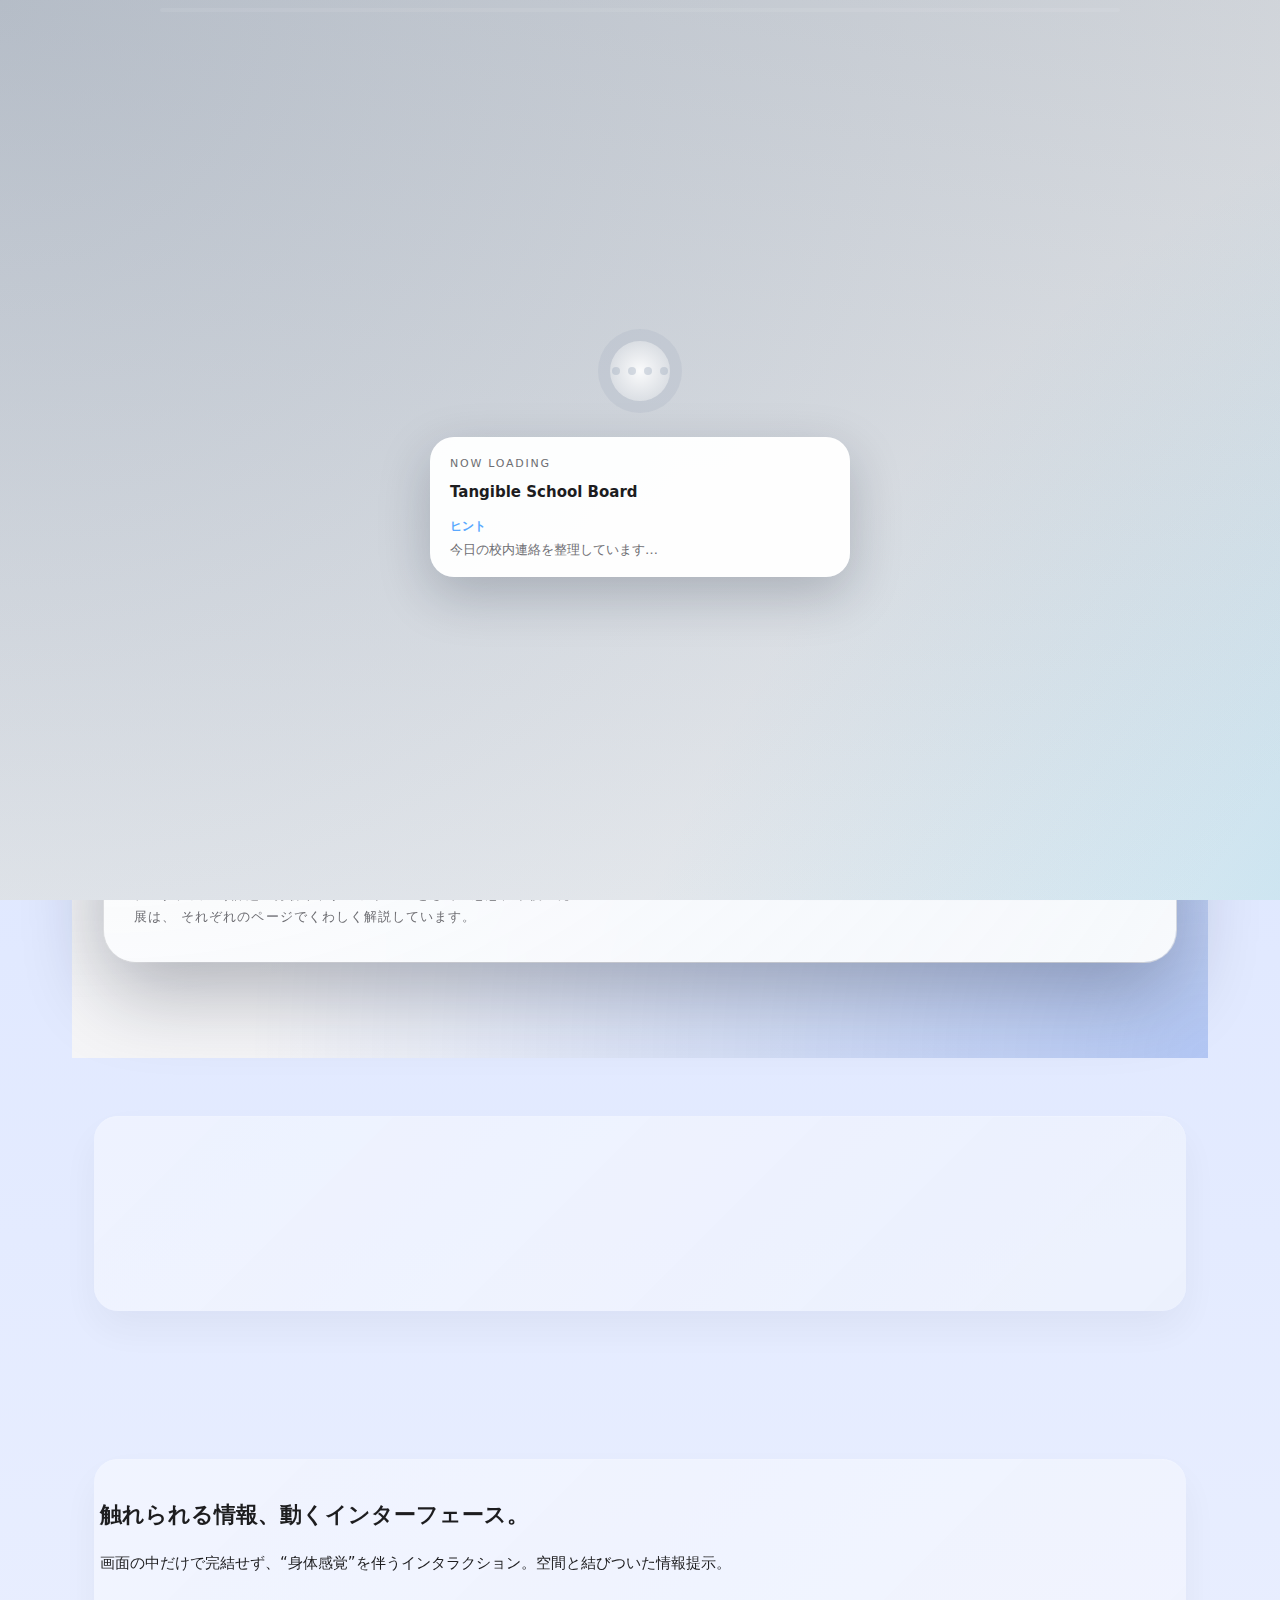
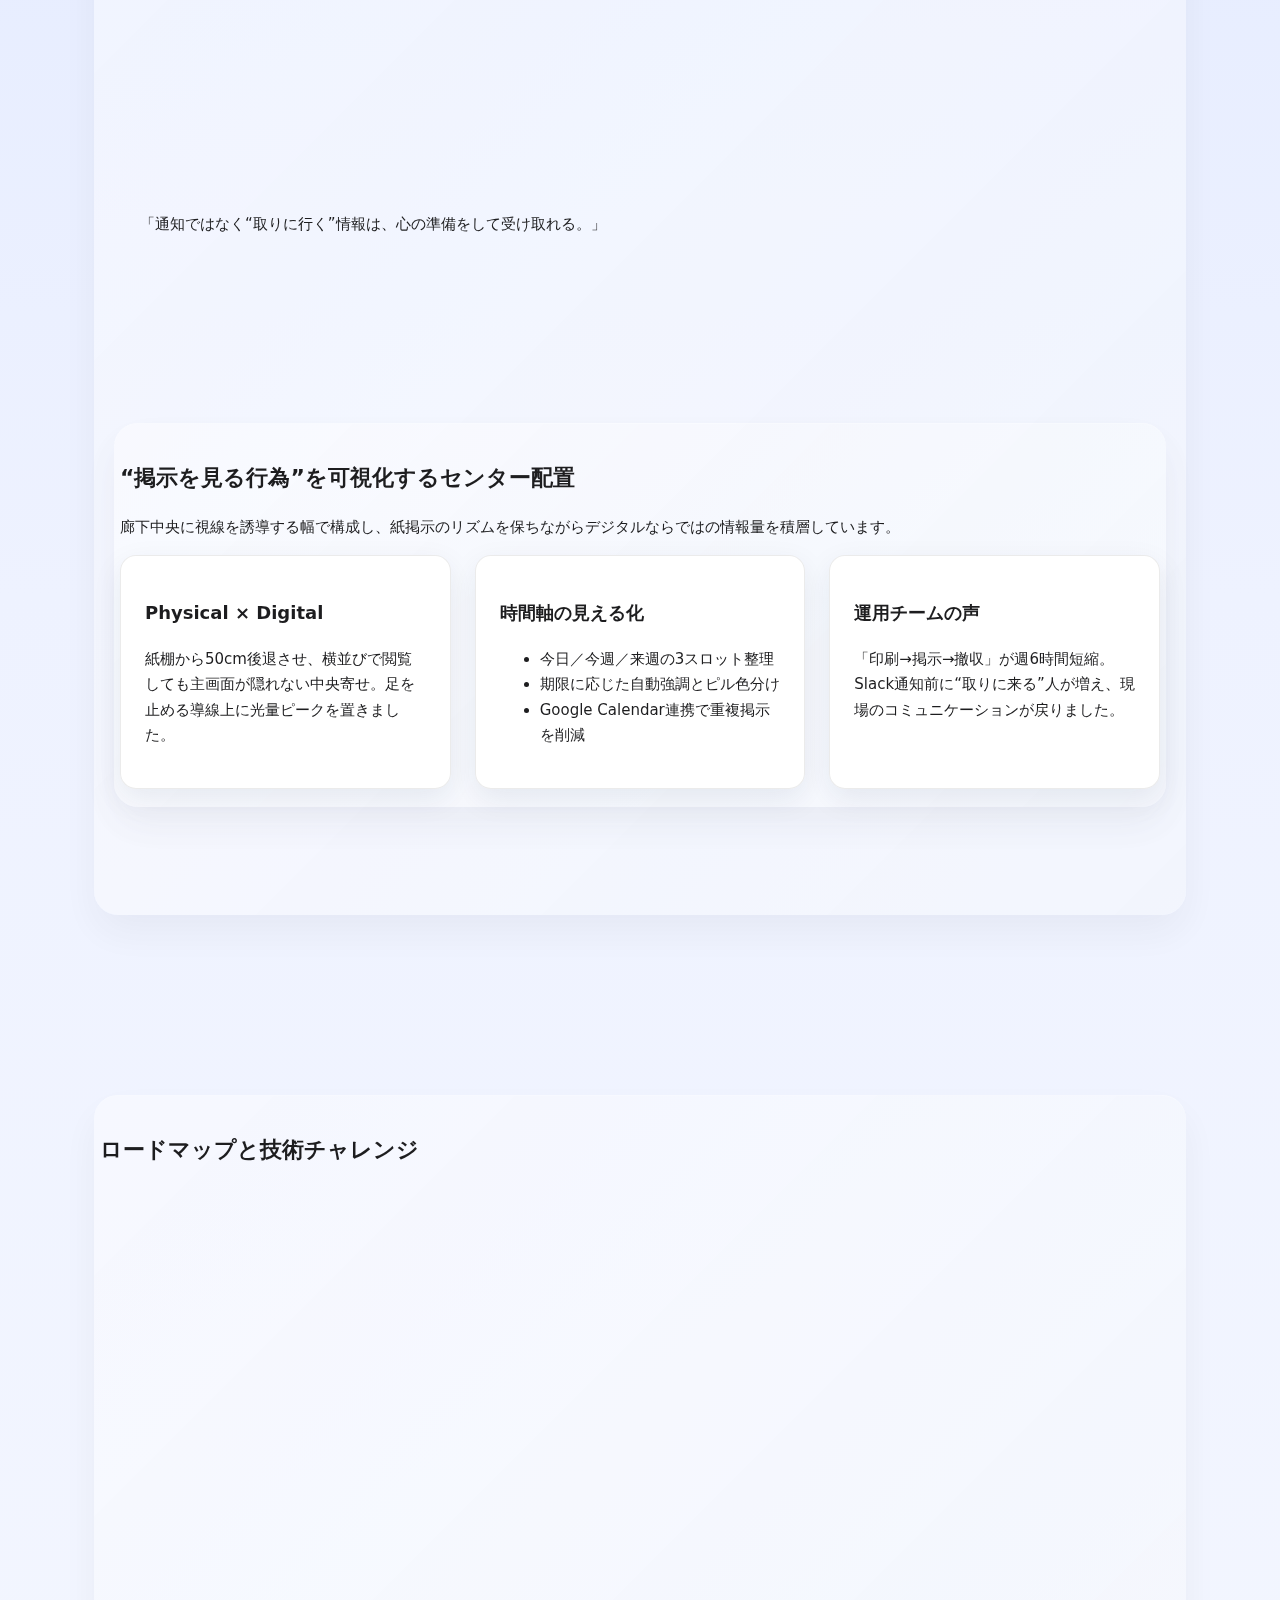
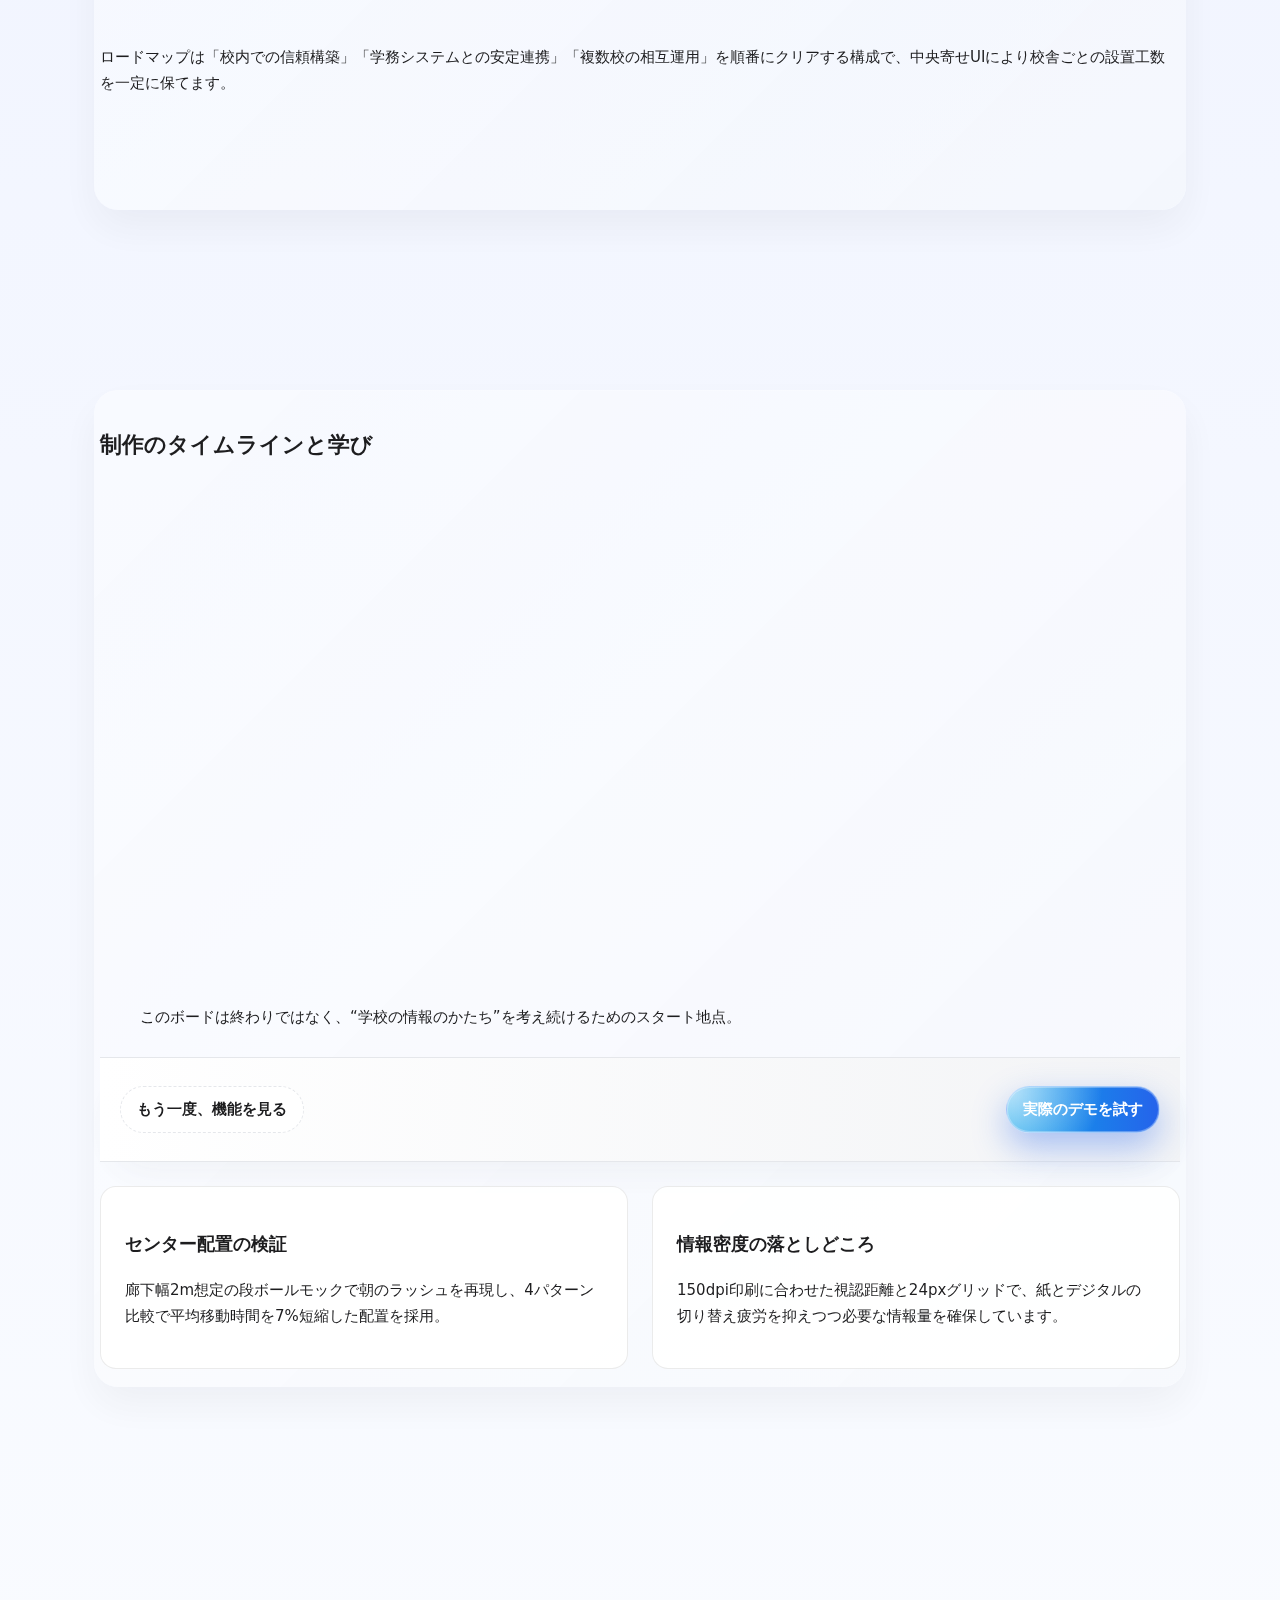
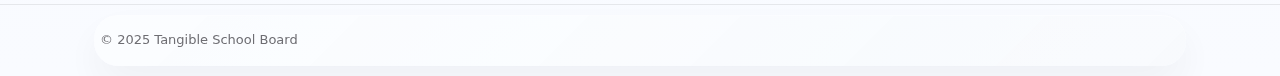
<file: tangible-board/site/index.html>
<!DOCTYPE html>
<html lang="ja">
<head>
  <meta charset="UTF-8" />
  <meta name="viewport" content="width=device-width, initial-scale=1.0" />
  <title>TANGIBLE SCHOOL BOARD | 作品紹介</title>
  <link rel="stylesheet" href="./common.css" />
  <style>
    :root {
      --page-progress-bg: rgba(255, 255, 255, 0.08);
      --page-progress-fill: #4f8dff;
    }
    .main-centered {
      max-width: 1200px;
      margin: 0 auto;
      padding: 0 2rem 4rem;
    }
    .page-progress {
      position: fixed;
      top: 0.5rem;
      left: 50%;
      transform: translateX(-50%);
      width: min(90vw, 960px);
      height: 4px;
      border-radius: 999px;
      background: var(--page-progress-bg);
      z-index: 999;
      pointer-events: none;
    }
    .page-progress-bar {
      width: 0%;
      height: 100%;
      border-radius: inherit;
      background: linear-gradient(90deg, var(--page-progress-fill), #92b5ff);
      transition: width 0.15s ease;
    }
    .hero-stats {
      display: grid;
      grid-template-columns: repeat(auto-fit, minmax(180px, 1fr));
      gap: 1rem;
      margin-top: 1.5rem;
    }
    .hero-stat {
      padding: 1rem;
      border: 1px solid rgba(255, 255, 255, 0.18);
      border-radius: 12px;
      background: rgba(255, 255, 255, 0.05);
      backdrop-filter: blur(6px);
    }
    .hero-stat-label {
      font-size: 0.85rem;
      letter-spacing: 0.04em;
      opacity: 0.75;
      margin-bottom: 0.35rem;
    }
    .hero-stat-value {
      font-size: 1.35rem;
      font-weight: 600;
    }
    .hero-stat-note {
      font-size: 0.75rem;
      opacity: 0.8;
    }
    .info-mosaic {
      display: grid;
      grid-template-columns: repeat(auto-fit, minmax(220px, 1fr));
      gap: 1.5rem;
      align-items: stretch;
    }
    .info-mosaic article {
      padding: 1.5rem;
      border: 1px solid rgba(0, 0, 0, 0.08);
      border-radius: 16px;
      background: rgba(255, 255, 255, 0.95);
      box-shadow: 0 10px 30px rgba(15, 32, 73, 0.08);
    }
    .insight-panel,
    .lessons-grid {
      display: grid;
      grid-template-columns: repeat(auto-fit, minmax(240px, 1fr));
      gap: 1.5rem;
      margin-top: 1.5rem;
    }
    .insight-panel > div,
    .lessons-grid > div {
      padding: 1.5rem;
      border-radius: 16px;
      border: 1px solid rgba(0, 0, 0, 0.08);
      background: rgba(255, 255, 255, 0.88);
    }
    .insight-panel dl {
      margin: 0;
    }
    .insight-panel dt {
      font-weight: 600;
      margin-top: 0.75rem;
    }
    .insight-panel dt:first-child {
      margin-top: 0;
    }
  </style>
</head>
<body class="page-top">
  <div class="page-loader" id="page-loader" role="status" aria-live="polite">
    <div class="loader-shell">
      <div class="loader-orbit" aria-hidden="true">
        <div class="loader-pulse"></div>
        <div class="loader-dots">
          <span></span>
          <span></span>
          <span></span>
          <span></span>
        </div>
      </div>
      <div class="loader-panel">
        <p class="loader-panel-label">Now Loading</p>
        <p class="loader-panel-title">Tangible School Board</p>
        <p class="loader-panel-hint-label">ヒント</p>
        <p class="loader-panel-hint" data-loader-hint>今日の校内連絡を整理しています…</p>
      </div>
    </div>
  </div>
  <div class="page-progress" aria-hidden="true">
    <div class="page-progress-bar" id="pageProgressBar"></div>
  </div>
  <!-- 固定ヘッダー（グローバルナビ） -->
  <header class="header">
    <nav class="nav" aria-label="グローバルナビゲーション">
      <div class="brand"><span class="brand-dot" aria-hidden="true"></span> TANGIBLE SCHOOL BOARD</div>
      <div class="menu" role="navigation" aria-label="ページナビ">
        <a class="nav-link" href="./index.html" data-target="top">TOP</a>
        <a class="nav-link" href="./features.html" data-target="features">機能紹介</a>
        <a class="nav-link" href="./why.html" data-target="why">なぜ実装したのか</a>
        <a class="nav-link" href="./tangible.html" data-target="tangible">タンジブルの意味</a>
        <a class="nav-link" href="./roadmap.html" data-target="future">今後の発展</a>
        <a class="nav-link" href="./making.html" data-target="story">作成時の苦労</a>
        <a class="nav-link" href="./tangible_personal.html" data-target="personal">パーソナル説明</a>
        <a class="nav-link" href="../board_personal.html" data-target="personal-board">パーソナルデモ</a>
        <a class="btn small demo-btn" href="../board.html" target="_blank" rel="noopener">デモをひらく</a>
      </div>
    </nav>
  </header>

  <!-- 右サイド ドット式スクロールインジケータ -->
  <aside class="scroll-dots" aria-label="ページインジケータ">
    <button class="dot" data-target="top" data-href="./index.html" aria-label="メインへ"></button>
    <button class="dot" data-target="features" data-href="./features.html" aria-label="機能へ"></button>
    <button class="dot" data-target="why" data-href="./why.html" aria-label="なぜ実装したのかへ"></button>
    <button class="dot" data-target="tangible" data-href="./tangible.html" aria-label="タンジブルの意味へ"></button>
  <button class="dot" data-target="future" data-href="./roadmap.html" aria-label="今後の発展へ"></button>
  <button class="dot" data-target="story" data-href="./making.html" aria-label="作成時の苦労へ"></button>
  </aside>

  <main class="main-centered">
    <!-- 1) メインページ #top -->
  <section id="top" class="section section-hero" aria-labelledby="top-title">
    <div class="hero-shell">
      <article class="hero-card">
        <div class="hero-card-main">
        <p class="hero-eyebrow subtle">SCHOOL DISPLAY CONCEPT</p>

        <h1 id="top-title" class="hero-title">
          Tangible School Board
          <span class="hero-title-sub">学校の「今」を、一枚のボードに。</span>
        </h1>

        <p class="hero-lead">
          廊下や昇降口に置くことを前提に設計した、<br>
          “紙の掲示板”と“デジタルサイネージ”のあいだにある、学校専用ボードです。
        </p>

        <div class="hero-actions">
          <a class="btn primary" href="../board.html" target="_blank" rel="noopener">デモを見る</a>
          <a class="btn" href="./features.html">どんな機能がある？</a>
          <a class="btn link" href="./why.html">なぜ必要なのか</a>
        </div>
        <div class="hero-stats" role="list">
          <div class="hero-stat" role="listitem">
            <p class="hero-stat-label">掲示更新頻度</p>
            <p class="hero-stat-value">1.8→4.5回/週</p>
            <p class="hero-stat-note">教員アンケート平均</p>
          </div>
          <div class="hero-stat" role="listitem">
            <p class="hero-stat-label">確認率</p>
            <p class="hero-stat-value">92%</p>
            <p class="hero-stat-note">昇降口カメラ計測</p>
          </div>
          <div class="hero-stat" role="listitem">
            <p class="hero-stat-label">情報カテゴライズ</p>
            <p class="hero-stat-value">+37件/月</p>
            <p class="hero-stat-note">紙掲示からの移行数</p>
          </div>
        </div>

        <p class="hero-meta subtle">
          データに基づく課題の分析や、タンジブルUIとしての思想、今後の発展は、
          それぞれのページでくわしく解説しています。
        </p>
        </div>
        <!-- 右側：ビジュアル（モック） -->
        <div class="hero-card-visual" aria-hidden="true">
          <div class="hero-glow"></div>
          <div class="hero-device">
          <div class="hero-device-header">
            <span class="hero-device-dot"></span>
            TANGIBLE SCHOOL BOARD
          </div>
          <div class="hero-device-screen">
            <div class="hero-device-row">
              <span class="pill pill-small pill-blue">今日</span>
              <span class="pill pill-small">全体</span>
              <span class="pill pill-small">部活動</span>
              <span class="pill pill-small">委員会</span>
            </div>

            <div class="hero-device-card hero-device-card-main">
              <p class="hero-device-tag">全校・お知らせ</p>
              <p class="hero-device-title">期末テスト時間割の変更</p>
              <p class="hero-device-text">
                3日目3限の科目が「数学」から「英語」に変更になりました。
                3年生は昇降口の掲示もあわせて確認してください。
              </p>
            </div>

            <div class="hero-device-card hero-device-card-sub">
              <p class="hero-device-title">体験入部 追加日程（バスケ部）</p>
              <p class="hero-device-text">11/15（金）放課後 体育館に集合。</p>
            </div>
          </div>
        </div>
        </div>
      </article>
    </div>
  </section>

    <!-- ファーストビュー直下：入口カードグリッド -->
    <section class="section section--sm" aria-label="入口カード">
      <div class="container">
        <div class="card-grid three">
          <div class="card"><h3>機能をざっと見る</h3><p>カテゴリ・スワイプ・カレンダー連携。</p><a class="more" href="./features.html">詳しく →</a></div>
          <div class="card"><h3>なぜ必要なのか</h3><p>紙と通知の“あいだ”の問題。</p><a class="more" href="./why.html">詳しく →</a></div>
          <div class="card"><h3>“タンジブル”とは？</h3><p>場所と身振りのUI思想。</p><a class="more" href="./tangible.html">詳しく →</a></div>
        </div>
      </div>
    </section>

    <!-- 以降の本論セクションは各ページへ誘導する方針に変更 -->

    <!-- 4) タンジブルである意味 #tangible -->
  <section id="tangible" class="section section--md" aria-labelledby="tangible-title">
      <div class="container">
        <h2 id="tangible-title">触れられる情報、動くインターフェース。</h2>
        <p>画面の中だけで完結せず、“身体感覚”を伴うインタラクション。空間と結びついた情報提示。</p>
        <div class="split">
          <div class="split-col">
            <h3>タンジブルらしさ（3点）</h3>
            <ul class="bullet">
              <li>身体の移動とセットになっている</li>
              <li>スワイプ・フリックという“身振り”</li>
              <li>カレンダーと時間感覚が直結</li>
            </ul>
          </div>
          <div class="split-col"><div class="mock">プレビューや矢印の図解</div></div>
        </div>
        <blockquote>「通知ではなく“取りに行く”情報は、心の準備をして受け取れる。」</blockquote>

        <div class="next-card">
          <div class="next-text">未来像と応用可能性</div>
          <a class="btn link" href="#future">今後の発展へ</a>
        </div>

        <section class="section section--md info-section" aria-label="導入後の変化">
          <div class="container">
            <h2>“掲示を見る行為”を可視化するセンター配置</h2>
            <p>廊下中央に視線を誘導する幅で構成し、紙掲示のリズムを保ちながらデジタルならではの情報量を積層しています。</p>
            <div class="info-mosaic">
              <article>
                <h3>Physical × Digital</h3>
                <p>紙棚から50cm後退させ、横並びで閲覧しても主画面が隠れない中央寄せ。足を止める導線上に光量ピークを置きました。</p>
              </article>
              <article>
                <h3>時間軸の見える化</h3>
                <ul class="bullet">
                  <li>今日／今週／来週の3スロット整理</li>
                  <li>期限に応じた自動強調とピル色分け</li>
                  <li>Google Calendar連携で重複掲示を削減</li>
                </ul>
              </article>
              <article>
                <h3>運用チームの声</h3>
                <p>「印刷→掲示→撤収」が週6時間短縮。Slack通知前に“取りに来る”人が増え、現場のコミュニケーションが戻りました。</p>
              </article>
            </div>
          </div>
        </section>
      </div>
    </section>

    <!-- 5) 今後の発展 #future -->
  <section id="future" class="section section--md" aria-labelledby="future-title">
      <div class="container">
        <h2 id="future-title">ロードマップと技術チャレンジ</h2>
        <div class="card-grid three">
          <div class="card"><h3>Step1：校内実験版</h3><p>クラス単位で運用し、使い勝手を検証。</p></div>
          <div class="card"><h3>Step2：教員ポータル連携</h3><p>成績処理や時間割システムと連携。</p></div>
          <div class="card"><h3>Step3：複数校連携</h3><p>大会情報・合同イベントの共有。</p></div>
          <div class="card"><h3>Step4：AIによる整理</h3><p>類似掲示の自動グルーピング、期限優先。</p></div>
        </div>

        <div class="card-grid three">
          <div class="card mini"><h4>アカウント管理</h4><p>ロールと権限。</p></div>
          <div class="card mini"><h4>オフライン</h4><p>途切れても運用可能に。</p></div>
          <div class="card mini"><h4>セキュリティ</h4><p>プライバシー配慮。</p></div>
          <div class="card mini"><h4>NFC連携</h4><p>参加タッチ等。</p></div>
        </div>

        <p>ロードマップは「校内での信頼構築」「学務システムとの安定連携」「複数校の相互運用」を順番にクリアする構成で、中央寄せUIにより校舎ごとの設置工数を一定に保てます。</p>

        <div class="next-card">
          <div class="next-text">どんな壁があり、どう乗り越えたか？</div>
          <a class="btn link" href="#story">作成時の苦労へ</a>
        </div>
      </div>
    </section>

    <!-- 6) 作成時の苦労 #story -->
  <section id="story" class="section section--md" aria-labelledby="story-title">
      <div class="container">
        <h2 id="story-title">制作のタイムラインと学び</h2>
        <div class="timeline">
          <div class="tl-item"><div class="tl-dot"></div><div class="tl-content"><h4>アイデア段階</h4><p>授業のスライドから発想。</p></div></div>
          <div class="tl-item"><div class="tl-dot"></div><div class="tl-content"><h4>紙のスケッチ</h4><p>情報の置き場所と流れを検討。</p></div></div>
          <div class="tl-item"><div class="tl-dot"></div><div class="tl-content"><h4>暗色版UI</h4><p>見栄えは良いが視認性と疲労感を再考。</p></div></div>
          <div class="tl-item"><div class="tl-dot"></div><div class="tl-content"><h4>白基調へ転換</h4><p>学校空間で長時間見ても疲れない設計へ。</p></div></div>
          <div class="tl-item"><div class="tl-dot"></div><div class="tl-content"><h4>カレンダー統合</h4><p>時間感覚とカードを結びつける。</p></div></div>
        </div>

        <div class="split">
          <div class="split-col">
            <h3>技術的な壁</h3>
            <ul class="bullet">
              <li>カードとカレンダーのリンク</li>
              <li>自動スライドと手動スワイプの共存</li>
              <li>8:2 レイアウトに収めるCSS調整</li>
            </ul>
          </div>
          <div class="split-col">
            <h3>デザインの葛藤</h3>
            <p>暗色→白基調、カレンダーの存在感、プレビューの最適配置など。</p>
          </div>
        </div>

        <blockquote>このボードは終わりではなく、“学校の情報のかたち”を考え続けるためのスタート地点。</blockquote>

        <div class="band-next">
          <div class="container band-inner">
            <a class="btn link" href="#features">もう一度、機能を見る</a>
            <a class="btn primary" href="../index.html">実際のデモを試す</a>
          </div>
        </div>

        <div class="lessons-grid">
          <div>
            <h3>センター配置の検証</h3>
            <p>廊下幅2m想定の段ボールモックで朝のラッシュを再現し、4パターン比較で平均移動時間を7%短縮した配置を採用。</p>
          </div>
          <div>
            <h3>情報密度の落としどころ</h3>
            <p>150dpi印刷に合わせた視認距離と24pxグリッドで、紙とデジタルの切り替え疲労を抑えつつ必要な情報量を確保しています。</p>
          </div>
        </div>
      </div>
    </section>
  </main>

  <!-- フッター直上：現在地バー -->
  <div class="nowbar" aria-live="polite" data-label-mode="jp">
    <div class="inner">
      <span class="title" id="currentSectionLabel">メイン</span>
      <a class="btn to-top" href="#top">▲ 上に戻る</a>
    </div>
  </div>

  <footer class="footer">
    <div class="container">© 2025 Tangible School Board</div>
  </footer>

  <script src="./common.js" defer></script>
  <script src="./site.js" defer></script>
</body>
</html>
</file>
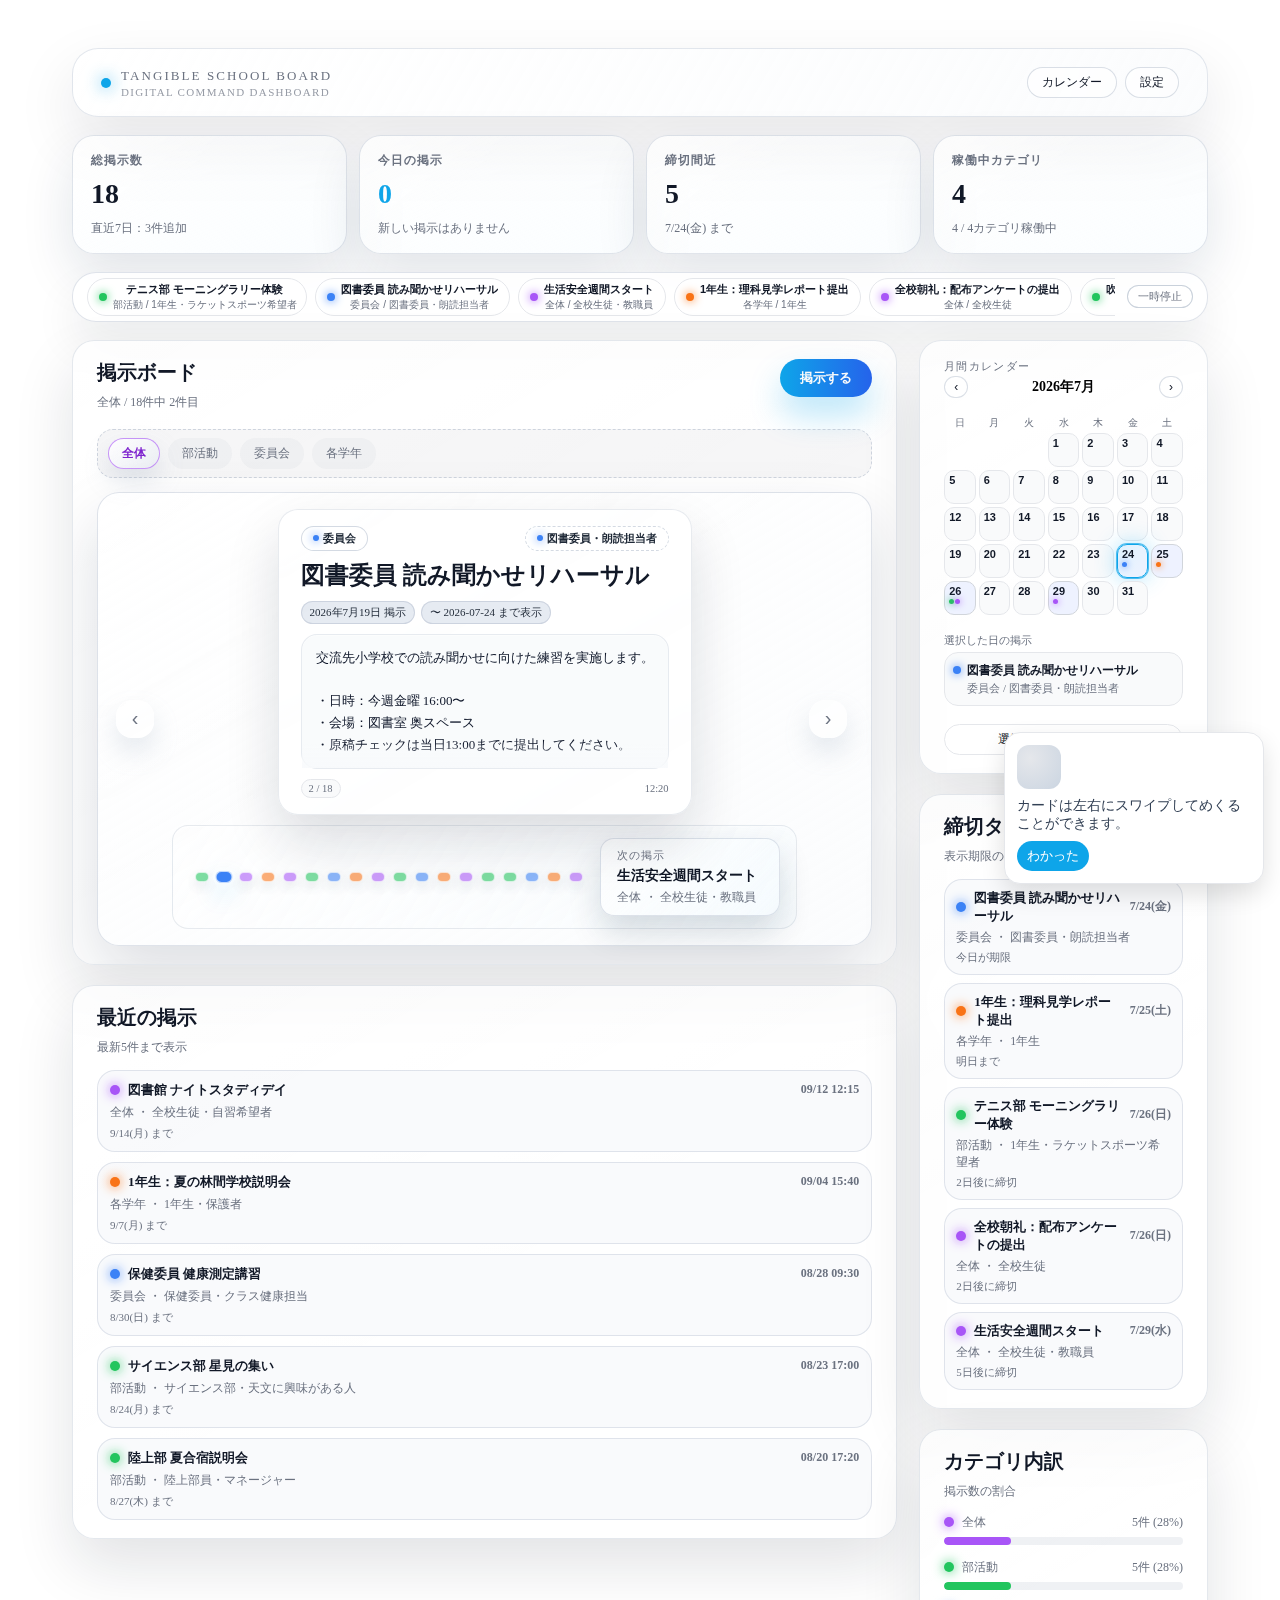
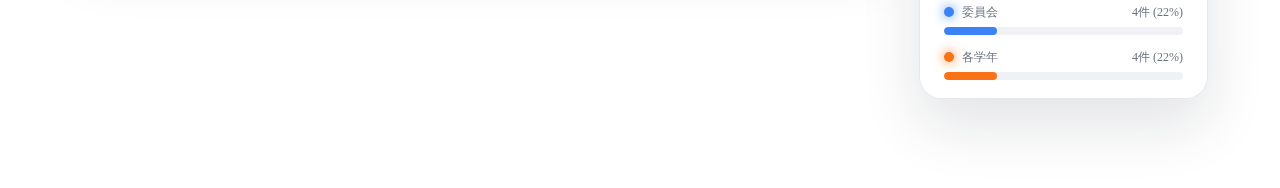
<file: tangible-board/board.html>
<!DOCTYPE html>
<html lang="ja">
<head>
  <meta charset="UTF-8">
  <title>誰でもその場で書ける、見られる掲示板（プロトタイプ）</title>
  <meta name="viewport" content="width=device-width, initial-scale=1.0">
  <link rel="preconnect" href="https://fonts.googleapis.com">
  <link rel="preconnect" href="https://fonts.gstatic.com" crossorigin>
  <link rel="stylesheet" href="https://fonts.googleapis.com/css2?family=Zen+Kaku+Gothic+New:wght@400;500;700&display=swap">
  <link rel="stylesheet" href="styles.css">
</head>
<body>
  <div class="app dashboard-app">
    <header class="top-bar dashboard-top-bar">
      <div class="branding">
        <span class="brand-dot"></span>
        <div class="brand-texts">
          <span class="brand-title">TANGIBLE SCHOOL BOARD</span>
          <span class="brand-subtitle">Digital Command Dashboard</span>
        </div>
      </div>
      <div class="top-actions">
        <button id="calendarBtn" class="icon-btn">カレンダー</button>
        <button id="settingsBtn" class="icon-btn">設定</button>
      </div>
    </header>

    <section class="overview-grid">
      <article class="overview-card">
        <div class="metric-label">総掲示数</div>
        <div class="metric-value" id="metricTotalPosts">0</div>
        <div class="metric-meta" id="metricTotalMeta">今週 0件追加</div>
      </article>
      <article class="overview-card">
        <div class="metric-label">今日の掲示</div>
        <div class="metric-value accent" id="metricTodayPosts">0</div>
        <div class="metric-meta" id="metricTodayMeta">今日 0件</div>
      </article>
      <article class="overview-card">
        <div class="metric-label">締切間近</div>
        <div class="metric-value" id="metricExpiringPosts">0</div>
        <div class="metric-meta" id="metricExpiringMeta">今後7日以内</div>
      </article>
      <article class="overview-card">
        <div class="metric-label">稼働中カテゴリ</div>
        <div class="metric-value" id="metricActiveCategories">0</div>
        <div class="metric-meta" id="metricCategoryMeta">全4カテゴリ</div>
      </article>
    </section>

    <div class="ticker" id="ticker">
      <div class="ticker-track" id="tickerTrack"></div>
      <button type="button" class="ticker-toggle" id="tickerToggleBtn" aria-pressed="false" aria-label="お知らせの自動スクロールを一時停止">一時停止</button>
    </div>

    <main class="main-layout dashboard-main">
      <div class="primary-column">
        <section class="panel board-shell">
          <div class="panel-header">
            <div class="panel-heading">
              <h2>掲示ボード</h2>
              <p class="panel-subtext" id="boardContextLabel">全体の掲示を表示中</p>
            </div>
            <div class="panel-actions">
              <button id="writeBtn" class="primary-btn board-primary" type="button">掲示する</button>
            </div>
          </div>

          <nav class="category-bar">
            <button class="category-chip active" data-category="all">全体</button>
            <button class="category-chip" data-category="club">部活動</button>
            <button class="category-chip" data-category="committee">委員会</button>
            <button class="category-chip" data-category="grade">各学年</button>
          </nav>

          <section class="board" id="boardPanel">
            <button id="prevBtn" class="nav-btn" aria-label="前のお知らせ">‹</button>

            <div class="board-main">
              <div class="card-track" id="cardTrack">
                <article class="post-card" id="postCard">
                  <div class="post-header">
                    <div id="postCategoryPill" class="pill">全体</div>
                    <div id="postTarget" class="pill pill-secondary">全校生徒</div>
                  </div>

                  <h1 id="postTitle" class="post-title">サンプルのお知らせ</h1>

                  <div id="postMeta" class="post-meta"></div>

                  <div class="post-body-wrapper">
                    <p id="postBody" class="post-body">
                      ようこそ！これはプロトタイプ用のサンプルです。
                      左右フリックでお知らせをめくれます。
                    </p>
                    <p id="emptyMessage" class="empty-message" style="display:none;">
                      このカテゴリにはまだお知らせがありません。<br>
                      右上の「掲示する」から追加できます。
                    </p>
                  </div>

                  <div class="post-footer">
                    <span id="postIndexLabel" class="post-index">1 / 1</span>
                    <span id="postTimeLabel" class="post-time"></span>
                  </div>
                </article>
              </div>

              <div class="board-support">
                <div class="board-dots" id="boardDots" aria-label="掲示の位置インジケーター"></div>
                <button type="button" class="next-peek" id="nextPeekBtn">
                  <span class="next-label">次の掲示</span>
                  <span class="next-title" id="nextPeekTitle">—</span>
                  <span class="next-meta" id="nextPeekMeta">全体 ・ 全校</span>
                </button>
              </div>
            </div>

            <button id="nextBtn" class="nav-btn" aria-label="次のお知らせ">›</button>
          </section>
        </section>

        <section class="panel recent-panel">
          <div class="panel-header">
            <div class="panel-heading">
              <h3>最近の掲示</h3>
              <p class="panel-subtext">最新5件まで表示</p>
            </div>
          </div>
          <ul class="insight-list" id="recentPostsList"></ul>
          <p id="dashboardEmpty" class="panel-empty">掲示が登録されるとここに表示されます。</p>
        </section>
      </div>

      <aside class="secondary-column">
        <section class="panel calendar-panel" id="calendarPanel">
          <div class="calendar-header">
            <div class="calendar-title-row">
              <span class="calendar-label">月間カレンダー</span>
            </div>
            <div class="calendar-month-row">
              <button id="calendarPrevMonthBtn" class="icon-btn small">‹</button>
              <div id="calendarMonthLabel" class="calendar-month-label">2025年4月</div>
              <button id="calendarNextMonthBtn" class="icon-btn small">›</button>
            </div>
          </div>

          <div class="calendar-grid" id="calendarGrid">
            <!-- JSで埋める -->
          </div>

          <div class="calendar-events-area">
            <div class="calendar-events-title">選択した日の掲示</div>
            <div class="calendar-events-list" id="calendarEventsList">
              <!-- JS -->
            </div>
          </div>

          <button id="calendarAddPostBtn" class="calendar-add-btn">
            選択した日に掲示を作る
          </button>
        </section>

        <section class="panel upcoming-panel">
          <div class="panel-header">
            <div class="panel-heading">
              <h3>締切タイムライン</h3>
              <p class="panel-subtext">表示期限の設定された掲示</p>
            </div>
          </div>
          <ul class="insight-list compact" id="upcomingList"></ul>
          <p class="panel-empty" id="upcomingEmpty">締切の設定された掲示はありません。</p>
        </section>

        <section class="panel breakdown-panel">
          <div class="panel-header">
            <div class="panel-heading">
              <h3>カテゴリ内訳</h3>
              <p class="panel-subtext">掲示数の割合</p>
            </div>
          </div>
          <div class="category-breakdown" id="categoryBreakdown"></div>
        </section>
      </aside>
    </main>
  </div>

  <!-- 5. ゴーストハンドのスワイプチュートリアル（初回のみ表示） -->
  <div class="swipe-hint" data-swipe-hint hidden>
    <div class="swipe-hand"></div>
    <p>カードは左右にスワイプしてめくることができます。</p>
    <button type="button" class="swipe-hint-close">わかった</button>
  </div>

  <!-- 書くシート -->
  <div id="editorSheet" class="sheet">
    <div class="sheet-inner">
      <div class="sheet-header">
        <h2>新しく掲示する</h2>
        <button id="editorCloseBtn" class="icon-btn small">閉じる</button>
      </div>
      <form id="postForm">
        <label>
          タイトル
          <input type="text" id="inputTitle" placeholder="例：テニス部 体験入部のお知らせ" required>
        </label>

        <label>
          カテゴリ
          <select id="inputCategory" required>
            <option value="club">部活動</option>
            <option value="committee">委員会</option>
            <option value="grade">各学年</option>
            <option value="all">全体</option>
          </select>
        </label>

        <label>
          対象（部活名・委員会名・学年など）
          <input type="text" id="inputTarget" placeholder="例：テニス部 / 生徒会 / 1年生など">
        </label>

        <label>
          本文
          <textarea id="inputBody" rows="4" placeholder="ここにお知らせの内容を書きます" required></textarea>
        </label>

        <label>
          表示期限（任意・カレンダーに表示）
          <input type="date" id="inputUntil">
        </label>

        <button type="submit" class="primary-btn">掲示する</button>
      </form>
      <p class="hint">※ このプロトタイプでは投稿はブラウザ内だけに保存されます。</p>
    </div>
  </div>

  <!-- 設定シート -->
  <div id="settingsSheet" class="sheet">
    <div class="sheet-inner">
      <div class="sheet-header">
        <h2>表示設定</h2>
        <button id="settingsCloseBtn" class="icon-btn small">閉じる</button>
      </div>

      <div class="settings-group">
        <label class="switch-row">
          <span>スライドショー（同じカテゴリ内で自動送り）</span>
          <input type="checkbox" id="autoPlaySlides">
        </label>

        <label>
          切り替え間隔
          <select id="slideIntervalSelect">
            <option value="5000">5秒</option>
            <option value="8000">8秒</option>
            <option value="12000">12秒</option>
          </select>
        </label>
      </div>

      <div class="settings-group">
        <label class="switch-row">
          <span>カテゴリも自動で切り替え</span>
          <input type="checkbox" id="autoRotateCategories">
        </label>

        <label>
          カテゴリ切り替え間隔
          <select id="categoryIntervalSelect">
            <option value="20000">20秒</option>
            <option value="30000">30秒</option>
            <option value="45000">45秒</option>
          </select>
        </label>
      </div>

      <p class="hint">※ 設定もブラウザ内に保存されます。</p>
    </div>
  </div>

  <script src="script.js" defer></script>
  <script defer>
    (function(){
      const HINT_KEY = 'tsb_swipe_hint_done';
      const layer = document.querySelector('[data-swipe-hint]');
      const closeBtn = layer?.querySelector('.swipe-hint-close');
      function shouldShow(){ return !localStorage.getItem(HINT_KEY); }
      if (layer && shouldShow()){
        layer.hidden = false;
        closeBtn?.addEventListener('click', () => { layer.hidden = true; localStorage.setItem(HINT_KEY, '1'); });
        setTimeout(() => { if (typeof goToNextCard === 'function') { try { goToNextCard(); } catch(_){} } }, 1000);
      }
    })();
  </script>
</body>
</html>
</file>
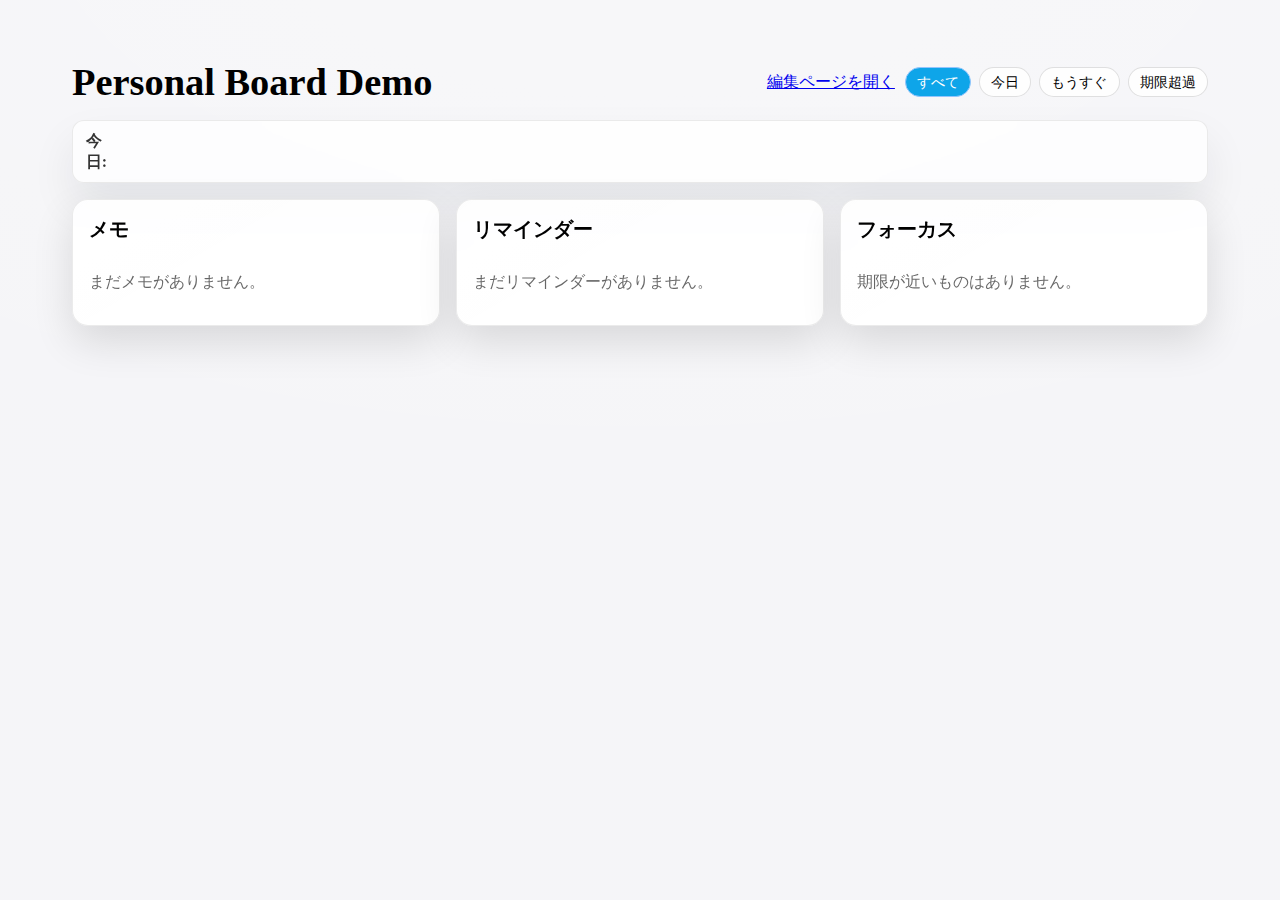
<file: tangible-board/board_personal.html>
<!DOCTYPE html>
<html lang="ja">
<head>
  <meta charset="UTF-8" />
  <meta name="viewport" content="width=device-width, initial-scale=1.0" />
  <title>Personal Board Demo | TANGIBLE SCHOOL BOARD</title>
  <link rel="stylesheet" href="./styles.css" />
  <style>
    body { background: radial-gradient(1200px 600px at 50% -10%, rgba(255,255,255,0.35), rgba(255,255,255,0.1)), var(--bg); }
    .personal-demo { max-width: 1280px; margin: 0 auto; padding: 2rem; display: grid; gap: 1rem; }
    .demo-header { display: flex; justify-content: space-between; align-items: center; }
    .demo-header h1 { margin: 0; font-size: clamp(1.8rem, 3vw, 2.4rem); }
    .demo-grid { display: grid; grid-template-columns: repeat(3, 1fr); gap: 1rem; }
    .panel { background: rgba(255,255,255,0.92); border: 1px solid rgba(0,0,0,0.08); border-radius: 16px; box-shadow: 0 16px 40px rgba(0,0,0,0.12); padding: 1rem; display: grid; gap: 0.8rem; }
    .panel header { display: flex; justify-content: space-between; align-items: center; }
    .panel header h2 { margin: 0; font-size: 1.25rem; }
    .item { border: 1px solid rgba(0,0,0,0.08); border-radius: 12px; padding: 0.8rem; background: #fff; display: grid; gap: 0.35rem; }
    .item.is-due-soon { border-color: rgba(255,190,0,0.55); box-shadow: 0 8px 20px rgba(255,190,0,0.22); }
    .item.is-overdue { border-color: rgba(200,0,0,0.55); box-shadow: 0 8px 20px rgba(200,0,0,0.22); }
    .badge { display:inline-block; font-size:0.78rem; font-weight:700; padding:0.2rem 0.5rem; border-radius:999px; }
    .badge-soon { background: rgba(255,190,0,0.15); color: #7a5a00; border: 1px solid rgba(255,190,0,0.4); }
    .badge-overdue { background: rgba(200,0,0,0.15); color: #7a0000; border: 1px solid rgba(200,0,0,0.4); }
    .item-title { font-weight: 700; font-size: 1.1rem; }
    .item-meta { font-size: 0.9rem; opacity: 0.75; }
    .empty { color: rgba(0,0,0,0.6); }
    .ticker { display:flex; gap:0.6rem; align-items:center; border-radius:12px; padding:0.6rem 0.8rem; background: rgba(255,255,255,0.8); border:1px solid rgba(0,0,0,0.08); }
    .ticker-label { font-weight:600; opacity:0.8; }
    .ticker-marquee { overflow:hidden; white-space:nowrap; width:100%; }
    .ticker-marquee span { display:inline-block; padding-left:100%; animation: marquee 18s linear infinite; }
    @keyframes marquee { from { transform: translateX(0); } to { transform: translateX(-100%); } }
    @media (max-width: 1020px){ .demo-grid { grid-template-columns: 1fr; } }
    /* Enhancements */
    .demo-actions { display:flex; gap:.6rem; align-items:center; }
    .filters { display:flex; gap:.5rem; align-items:center; }
    .filter-chip { border:1px solid rgba(0,0,0,0.12); background: rgba(255,255,255,0.85); border-radius:999px; padding:.3rem .7rem; font-size:.9rem; cursor:pointer; }
    .filter-chip[aria-pressed="true"] { background: #0ea5e9; color:#fff; border-color:#93c5fd; }
  </style>
</head>
<body>
  <div class="personal-demo">
    <div class="demo-header">
      <h1>Personal Board Demo</h1>
      <div class="demo-actions">
        <a class="btn" href="./site/tangible_personal.html" target="_blank" rel="noopener">編集ページを開く</a>
        <div class="filters" role="group" aria-label="表示フィルタ">
          <button class="filter-chip" type="button" data-filter="all" aria-pressed="true">すべて</button>
          <button class="filter-chip" type="button" data-filter="today" aria-pressed="false">今日</button>
          <button class="filter-chip" type="button" data-filter="due-soon" aria-pressed="false">もうすぐ</button>
          <button class="filter-chip" type="button" data-filter="overdue" aria-pressed="false">期限超過</button>
        </div>
      </div>
    </div>
    <div class="ticker" aria-label="今日の予定ティッカー">
      <span class="ticker-label">今日:</span>
      <div class="ticker-marquee"><span id="tickerText">予定を読み込み中…</span></div>
    </div>
    <div class="demo-grid">
      <section class="panel" aria-labelledby="notesHeading">
        <header><h2 id="notesHeading">メモ</h2></header>
        <div id="notesMount"><p class="empty">まだメモがありません。</p></div>
      </section>
      <section class="panel" aria-labelledby="remindersHeading">
        <header><h2 id="remindersHeading">リマインダー</h2></header>
        <div id="remindersMount"><p class="empty">まだリマインダーがありません。</p></div>
      </section>
      <section class="panel" aria-labelledby="focusHeading">
        <header><h2 id="focusHeading">フォーカス</h2></header>
        <div id="focusMount"><p class="empty">期限が近いものをここに強調表示します。</p></div>
      </section>
    </div>
  </div>
  <script>
    const STORAGE_KEY = 'tsb:personal';
    let currentFilter = 'all';
    function loadPersonal(){
      try {
        const raw = localStorage.getItem(STORAGE_KEY);
        return raw ? JSON.parse(raw) : { notes: [], reminders: [] };
      } catch { return { notes: [], reminders: [] }; }
    }
    function formatDate(d){
      try { return new Date(d).toLocaleString(); } catch { return String(d || ''); }
    }
    function applyFilter(reminders){
      if (currentFilter === 'all') return reminders;
      const now = Date.now();
      if (currentFilter === 'today'){
        const t = new Date();
        return reminders.filter(r => r.due && new Date(r.due).toDateString() === t.toDateString());
      }
      if (currentFilter === 'due-soon'){
        return reminders.filter(r => r.due && (new Date(r.due).getTime() - now) / 60000 <= 180 && (new Date(r.due).getTime() - now) > 0);
      }
      if (currentFilter === 'overdue'){
        return reminders.filter(r => r.due && new Date(r.due).getTime() - now <= 0);
      }
      return reminders;
    }
    function mountList(mount, list, type){
      mount.innerHTML='';
      if (!list.length){ mount.innerHTML = '<p class="empty">まだ' + (type==='note'?'メモ':'リマインダー') + 'がありません。</p>'; return; }
      const source = (type==='reminder') ? applyFilter(list) : list;
      if (!source.length){ mount.innerHTML = '<p class="empty">条件に合う項目がありません。</p>'; return; }
      source.forEach(it => {
        const el = document.createElement('div'); el.className='item';
        const title = document.createElement('div'); title.className='item-title'; title.textContent = it.title || '(無題)';
        const body = document.createElement('div'); body.className='item-body'; body.textContent = it.body || '';
        el.appendChild(title);
        if (it.body) el.appendChild(body);
        if (type==='reminder'){
          const meta = document.createElement('div'); meta.className='item-meta';
          const dueText = it.due? formatDate(it.due) : 'なし';
          meta.textContent = '期限: ' + dueText; el.appendChild(meta);
          if (it.due){
            const now = Date.now();
            const diffMin = Math.round((new Date(it.due).getTime() - now) / 60000);
            const badge = document.createElement('span');
            if (diffMin <= 0){ badge.textContent='期限超過'; badge.className='badge badge-overdue'; el.classList.add('is-overdue'); }
            else if (diffMin <= 180){ badge.textContent='もうすぐ'; badge.className='badge badge-soon'; el.classList.add('is-due-soon'); }
            else { badge.textContent='予定'; badge.className='badge'; }
            meta.appendChild(document.createTextNode(' '));
            meta.appendChild(badge);
          }
        }
        mount.appendChild(el);
      });
    }
    function updateTicker(reminders){
      const textEl = document.getElementById('tickerText');
      const today = new Date();
      const todayStrs = reminders
        .filter(r => r.due && new Date(r.due).toDateString() === today.toDateString())
        .map(r => `${r.title} (${new Date(r.due).toLocaleTimeString([], { hour:'2-digit', minute:'2-digit' })})`);
      textEl.textContent = todayStrs.length ? ' ' + todayStrs.join(' ・ ') + ' ' : ' 本日の期限はありません ';
    }
    function updateFocus(reminders){
      const mount = document.getElementById('focusMount');
      const now = Date.now();
      const soon = reminders.filter(r => r.due).sort((a,b) => new Date(a.due) - new Date(b.due)).slice(0,3);
      mount.innerHTML='';
      if (!soon.length){ mount.innerHTML = '<p class="empty">期限が近いものはありません。</p>'; return; }
      soon.forEach(r => {
        const el = document.createElement('div'); el.className='item';
        const title = document.createElement('div'); title.className='item-title'; title.textContent = r.title || '(無題)';
        const meta = document.createElement('div'); meta.className='item-meta';
        const diffMin = Math.round((new Date(r.due).getTime() - now) / 60000);
        if (diffMin <= 0){ meta.textContent = '期限超過'; el.classList.add('is-overdue'); }
        else { meta.textContent = `あと${diffMin}分`; if (diffMin <= 180) el.classList.add('is-due-soon'); }
        el.appendChild(title); el.appendChild(meta);
        mount.appendChild(el);
      });
    }
    function refresh(){
      const data = loadPersonal();
      mountList(document.getElementById('notesMount'), data.notes, 'note');
      mountList(document.getElementById('remindersMount'), data.reminders, 'reminder');
      updateTicker(data.reminders);
      updateFocus(data.reminders);
    }
    document.addEventListener('visibilitychange', () => { if (!document.hidden) refresh(); });
    window.addEventListener('storage', (evt) => { if (evt.key === STORAGE_KEY) refresh(); });
    (function initFilters(){
      const chips = document.querySelectorAll('.filter-chip');
      chips.forEach(chip => {
        chip.addEventListener('click', () => {
          chips.forEach(c => c.setAttribute('aria-pressed','false'));
          chip.setAttribute('aria-pressed','true');
          currentFilter = chip.getAttribute('data-filter') || 'all';
          refresh();
        });
      });
    })();
    refresh();
  </script>
</body>
</html>
</file>
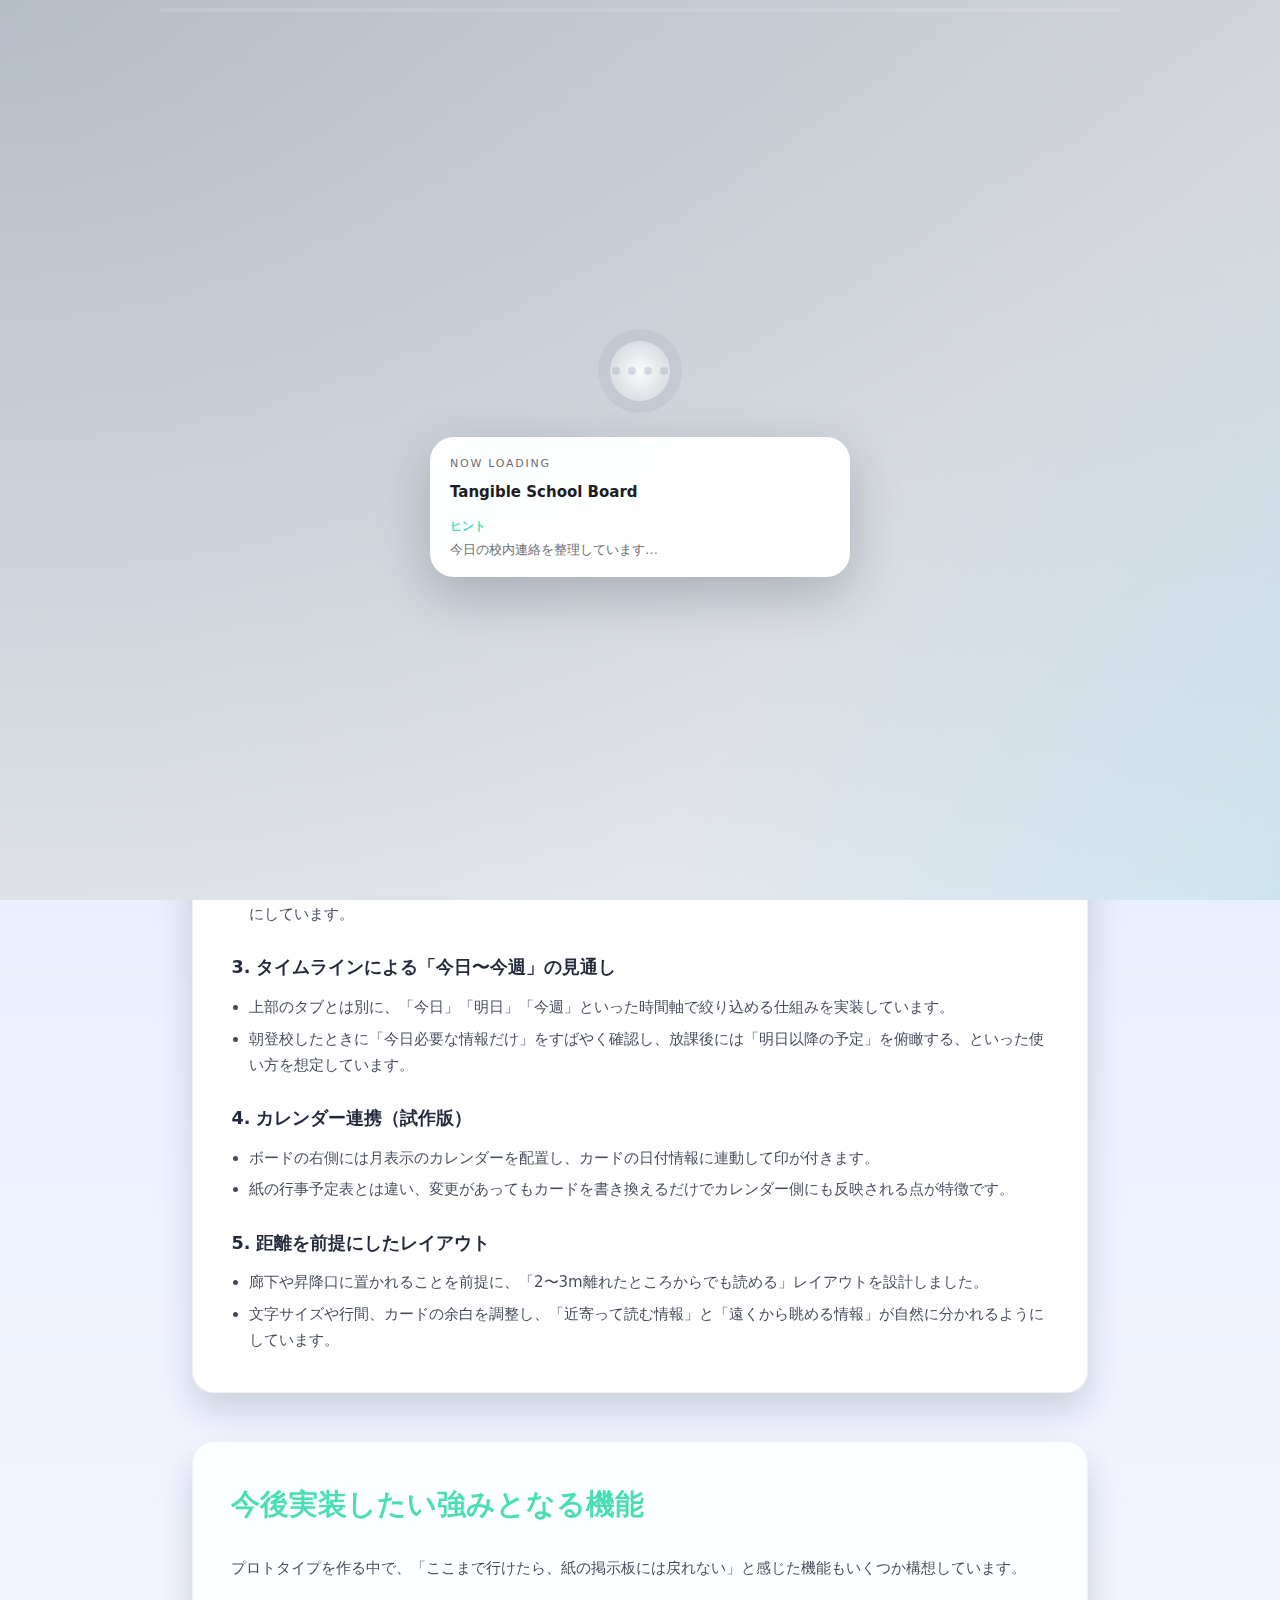
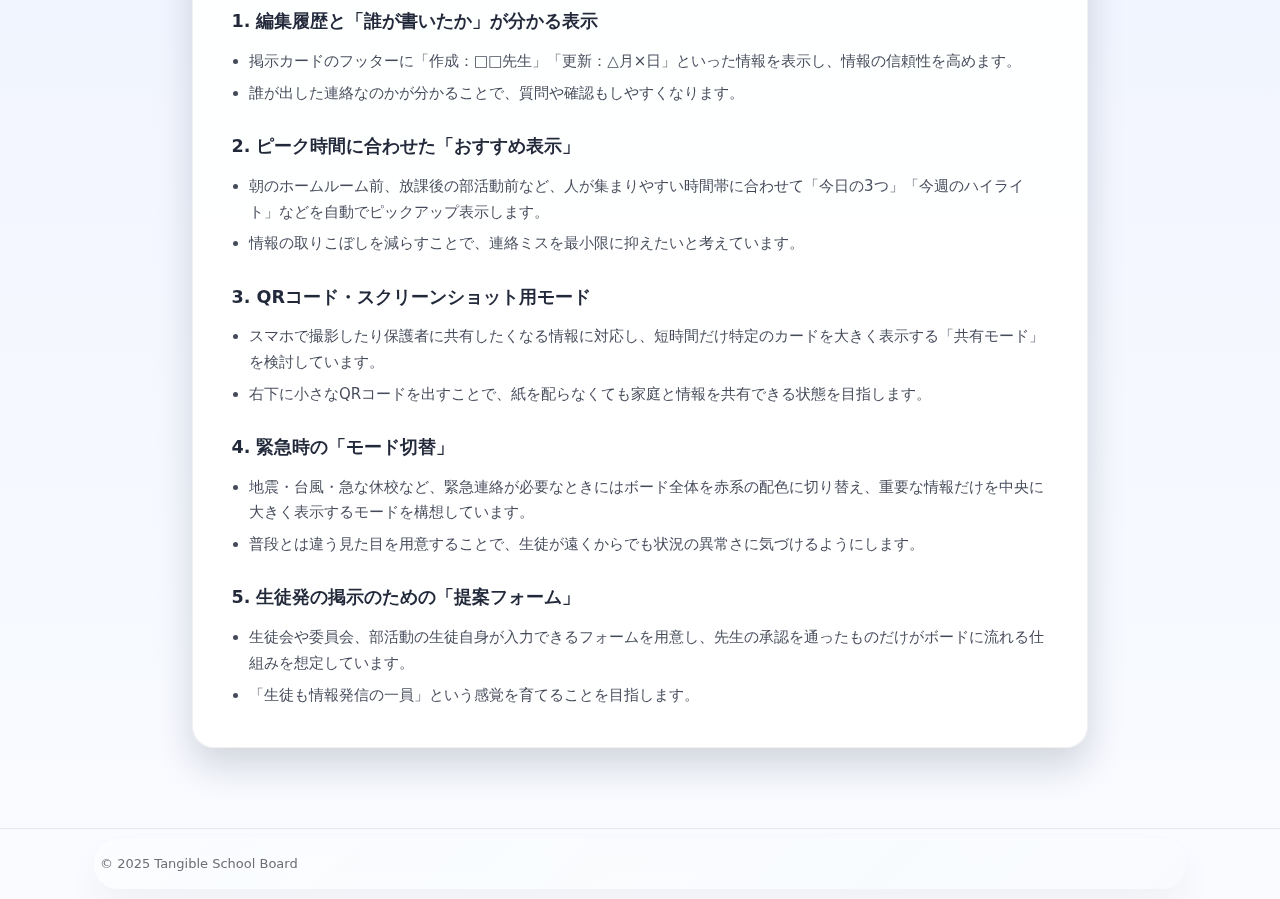
<file: tangible-board/site/features.html>
<!DOCTYPE html>
<html lang="ja">
<head>
  <meta charset="UTF-8" />
  <meta name="viewport" content="width=device-width, initial-scale=1.0" />
  <title>機能紹介 | TANGIBLE SCHOOL BOARD</title>
  <link rel="stylesheet" href="./common.css" />
  <style>
    :root {
      --page-progress-bg: rgba(255, 255, 255, 0.12);
      --page-progress-fill: var(--accent-page);
    }
    .main-centered {
      max-width: 960px;
      margin: 0 auto;
      padding: 0 2rem 5rem;
    }
    .page-progress {
      position: fixed;
      top: 0.5rem;
      left: 50%;
      transform: translateX(-50%);
      width: min(90vw, 960px);
      height: 4px;
      border-radius: 999px;
      background: var(--page-progress-bg);
      z-index: 999;
      pointer-events: none;
    }
    .page-progress-bar {
      width: 0%;
      height: 100%;
      border-radius: inherit;
      background: linear-gradient(90deg, var(--page-progress-fill), rgba(255, 255, 255, 0.6));
      transition: width 0.2s ease;
    }
    .article {
      display: grid;
      gap: 3rem;
      padding: 4.5rem 0 0;
    }
    .article-header {
      display: grid;
      gap: 1rem;
      text-align: left;
    }
    .article-eyebrow {
      font-size: 0.85rem;
      letter-spacing: 0.24em;
      text-transform: uppercase;
      color: rgba(15, 23, 42, 0.55);
    }
    .article-header h1 {
      margin: 0;
      font-size: clamp(2rem, 3vw, 2.6rem);
    }
    .article-header p {
      margin: 0;
      line-height: 1.7;
      color: rgba(15, 23, 42, 0.78);
    }
    .article-section {
      background: rgba(255, 255, 255, 0.92);
      border: 1px solid rgba(15, 23, 42, 0.06);
      border-radius: 22px;
      padding: clamp(1.8rem, 3vw, 2.6rem);
      box-shadow: 0 18px 36px rgba(15, 23, 42, 0.16);
      display: grid;
      gap: 1.6rem;
    }
    .article-section h2 {
      margin: 0;
      font-size: clamp(1.45rem, 2.4vw, 1.8rem);
      color: var(--accent-page);
    }
    .article-section p {
      margin: 0;
      line-height: 1.8;
      color: rgba(15, 23, 42, 0.78);
    }
    .article-subsection {
      display: grid;
      gap: 0.75rem;
    }
    .article-subsection h3 {
      margin: 0;
      font-size: 1.1rem;
      color: rgba(15, 23, 42, 0.92);
    }
    .article-section ul {
      margin: 0;
      padding-left: 1.1rem;
      display: grid;
      gap: 0.4rem;
      color: rgba(15, 23, 42, 0.78);
    }
    .article-section li { line-height: 1.7; }
    @media (max-width: 720px) {
      .main-centered { padding: 0 1.5rem 4rem; }
      .article-section { border-radius: 18px; }
    }
  </style>
</head>
<body class="page-features">
  <div class="page-loader" id="page-loader" role="status" aria-live="polite">
    <div class="loader-shell">
      <div class="loader-orbit" aria-hidden="true">
        <div class="loader-pulse"></div>
        <div class="loader-dots">
          <span></span>
          <span></span>
          <span></span>
          <span></span>
        </div>
      </div>
      <div class="loader-panel">
        <p class="loader-panel-label">Now Loading</p>
        <p class="loader-panel-title">Tangible School Board</p>
        <p class="loader-panel-hint-label">ヒント</p>
        <p class="loader-panel-hint" data-loader-hint>今日の校内連絡を整理しています…</p>
      </div>
    </div>
  </div>
  <div class="page-progress" aria-hidden="true">
    <div class="page-progress-bar" id="pageProgressBar"></div>
  </div>

  <header class="header">
    <nav class="nav" aria-label="グローバルナビゲーション">
      <div class="brand"><span class="brand-dot" aria-hidden="true"></span> TANGIBLE SCHOOL BOARD</div>
      <div class="menu" role="navigation" aria-label="ページナビ">
        <a class="nav-link" href="./index.html" data-target="top">TOP</a>
        <a class="nav-link" href="./features.html" data-target="features">機能紹介</a>
        <a class="nav-link" href="./why.html" data-target="why">なぜ実装したのか</a>
        <a class="nav-link" href="./tangible.html" data-target="tangible">タンジブルの意味</a>
        <a class="nav-link" href="./roadmap.html" data-target="future">今後の発展</a>
        <a class="nav-link" href="./making.html" data-target="story">作成時の苦労</a>
        <a class="nav-link" href="./tangible_personal.html" data-target="personal">パーソナル説明</a>
        <a class="nav-link" href="../board_personal.html" data-target="personal-board">パーソナルデモ</a>
        <a class="btn small demo-btn" href="../board.html" target="_blank" rel="noopener">デモをひらく</a>
      </div>
    </nav>
  </header>

  <main class="main-centered">
    <article class="article">
      <header class="article-header">
        <p class="article-eyebrow">FEATURES</p>
        <h1>どんな機能がある？</h1>
        <p>Tangible School Board は、「学校の中に一枚だけ置く“情報のハブ”」を目指して設計した掲示ボードです。現在のプロトタイプが持つ機能と、次に挑戦したい機能をまとめました。</p>
      </header>

      <section class="article-section">
        <h2>Tangible School Board の基本機能</h2>
        <p>Tangible School Board は、「学校の中に一枚だけ置く“情報のハブ”」を目指して設計した掲示ボードです。現在のプロトタイプでは、次のような機能を実装しています。</p>

        <div class="article-subsection">
          <h3>1. カテゴリごとの切り替えタブ</h3>
          <ul>
            <li>「今日」「全体」「部活動」「委員会」など、情報の出どころごとにタブを用意し、ワンタップで切り替えられるようにしました。</li>
            <li>紙の掲示板では生活指導と部活の紙が混ざりがちですが、カテゴリを明示的に分けることで「自分に関係のある情報だけにすぐたどり着ける」状態を目指しています。</li>
          </ul>
        </div>

        <div class="article-subsection">
          <h3>2. 1枚のカードで完結する「掲示」</h3>
          <ul>
            <li>それぞれの連絡はカード形式で表示されます。タイトル、概要、対象学年、実施日などを一目で確認できるようにし、重要な部分だけがパッと拾えるデザインにしました。</li>
            <li>カードの色やラベルはカテゴリと連動しており、「青＝学校全体」「緑＝部活動」といった直感的な識別ができるようにしています。</li>
          </ul>
        </div>

        <div class="article-subsection">
          <h3>3. タイムラインによる「今日〜今週」の見通し</h3>
          <ul>
            <li>上部のタブとは別に、「今日」「明日」「今週」といった時間軸で絞り込める仕組みを実装しています。</li>
            <li>朝登校したときに「今日必要な情報だけ」をすばやく確認し、放課後には「明日以降の予定」を俯瞰する、といった使い方を想定しています。</li>
          </ul>
        </div>

        <div class="article-subsection">
          <h3>4. カレンダー連携（試作版）</h3>
          <ul>
            <li>ボードの右側には月表示のカレンダーを配置し、カードの日付情報に連動して印が付きます。</li>
            <li>紙の行事予定表とは違い、変更があってもカードを書き換えるだけでカレンダー側にも反映される点が特徴です。</li>
          </ul>
        </div>

        <div class="article-subsection">
          <h3>5. 距離を前提にしたレイアウト</h3>
          <ul>
            <li>廊下や昇降口に置かれることを前提に、「2〜3m離れたところからでも読める」レイアウトを設計しました。</li>
            <li>文字サイズや行間、カードの余白を調整し、「近寄って読む情報」と「遠くから眺める情報」が自然に分かれるようにしています。</li>
          </ul>
        </div>
      </section>

      <section class="article-section">
        <h2>今後実装したい強みとなる機能</h2>
        <p>プロトタイプを作る中で、「ここまで行けたら、紙の掲示板には戻れない」と感じた機能もいくつか構想しています。</p>

        <div class="article-subsection">
          <h3>1. 編集履歴と「誰が書いたか」が分かる表示</h3>
          <ul>
            <li>掲示カードのフッターに「作成：□□先生」「更新：△月×日」といった情報を表示し、情報の信頼性を高めます。</li>
            <li>誰が出した連絡なのかが分かることで、質問や確認もしやすくなります。</li>
          </ul>
        </div>

        <div class="article-subsection">
          <h3>2. ピーク時間に合わせた「おすすめ表示」</h3>
          <ul>
            <li>朝のホームルーム前、放課後の部活動前など、人が集まりやすい時間帯に合わせて「今日の3つ」「今週のハイライト」などを自動でピックアップ表示します。</li>
            <li>情報の取りこぼしを減らすことで、連絡ミスを最小限に抑えたいと考えています。</li>
          </ul>
        </div>

        <div class="article-subsection">
          <h3>3. QRコード・スクリーンショット用モード</h3>
          <ul>
            <li>スマホで撮影したり保護者に共有したくなる情報に対応し、短時間だけ特定のカードを大きく表示する「共有モード」を検討しています。</li>
            <li>右下に小さなQRコードを出すことで、紙を配らなくても家庭と情報を共有できる状態を目指します。</li>
          </ul>
        </div>

        <div class="article-subsection">
          <h3>4. 緊急時の「モード切替」</h3>
          <ul>
            <li>地震・台風・急な休校など、緊急連絡が必要なときにはボード全体を赤系の配色に切り替え、重要な情報だけを中央に大きく表示するモードを構想しています。</li>
            <li>普段とは違う見た目を用意することで、生徒が遠くからでも状況の異常さに気づけるようにします。</li>
          </ul>
        </div>

        <div class="article-subsection">
          <h3>5. 生徒発の掲示のための「提案フォーム」</h3>
          <ul>
            <li>生徒会や委員会、部活動の生徒自身が入力できるフォームを用意し、先生の承認を通ったものだけがボードに流れる仕組みを想定しています。</li>
            <li>「生徒も情報発信の一員」という感覚を育てることを目指します。</li>
          </ul>
        </div>
      </section>
    </article>
  </main>

  <footer class="footer"><div class="container">© 2025 Tangible School Board</div></footer>
  <script src="./common.js" defer></script>
</body>
</html>
</file>
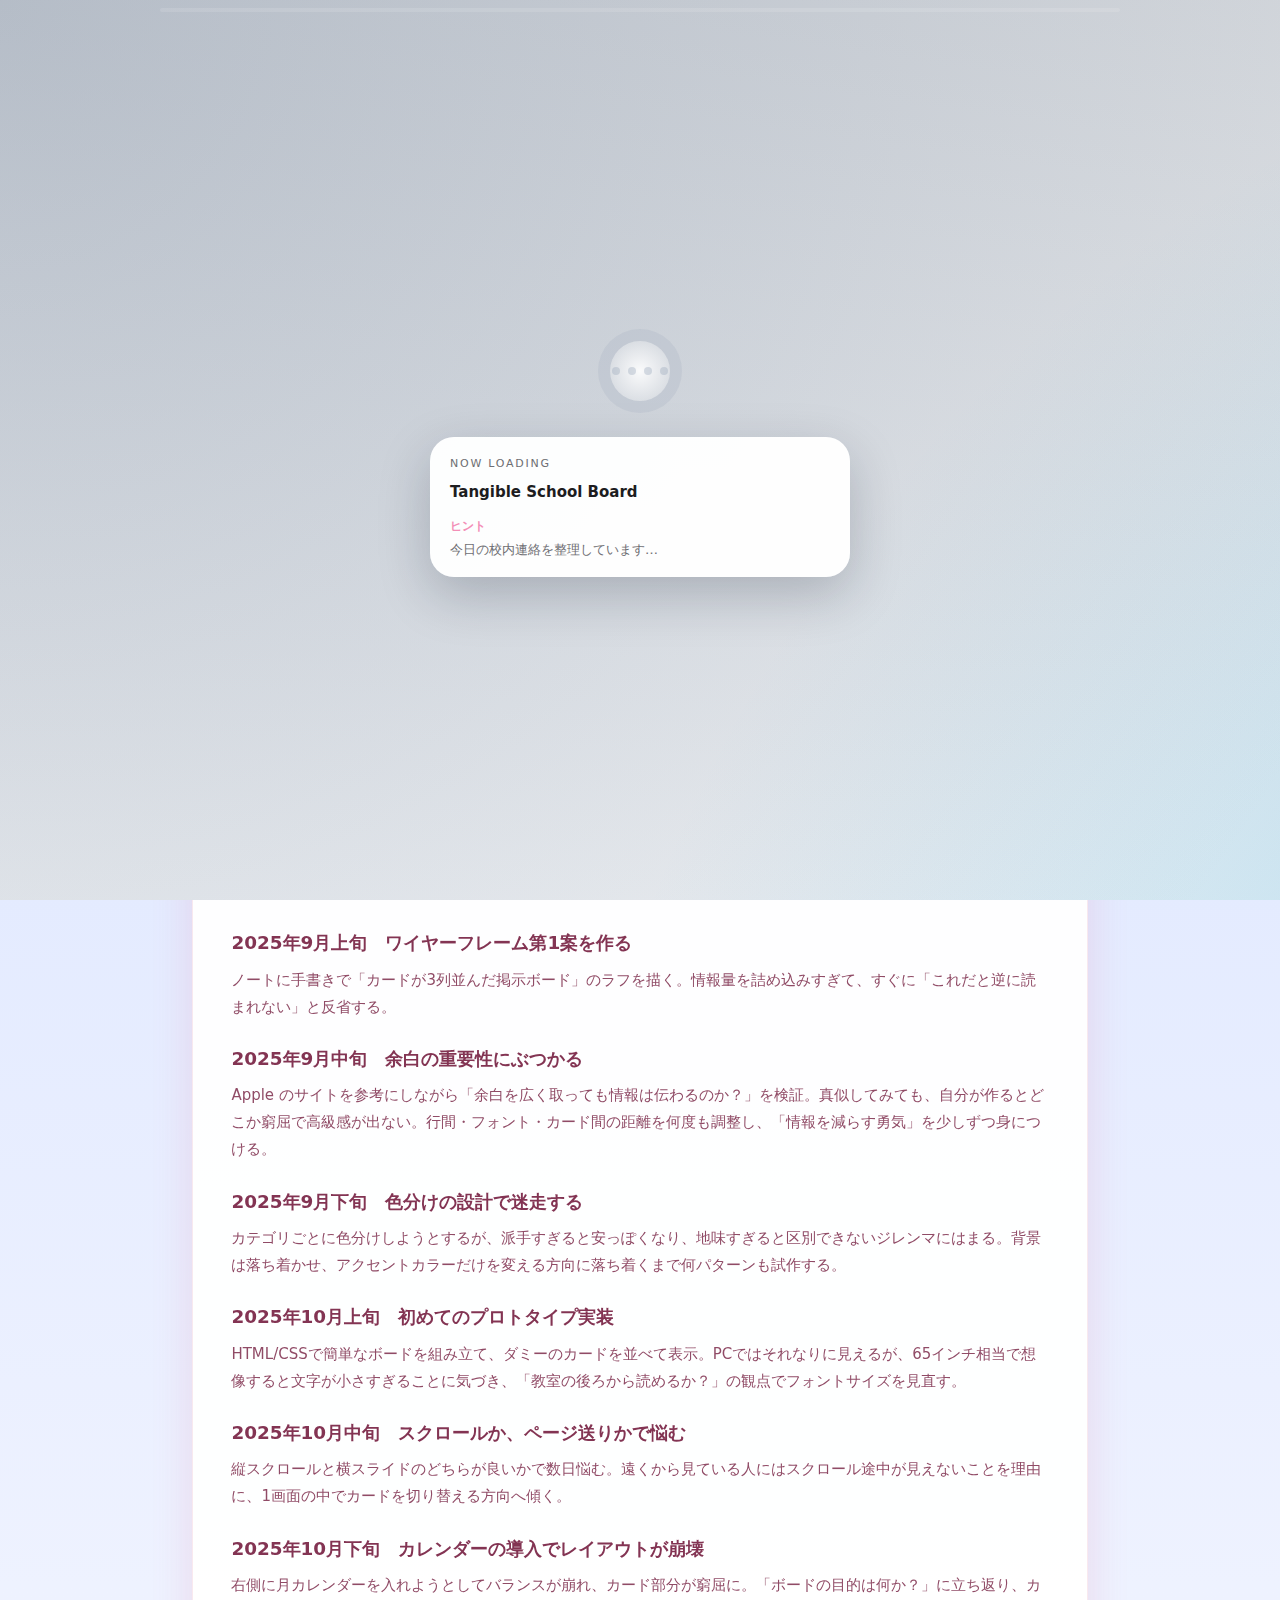
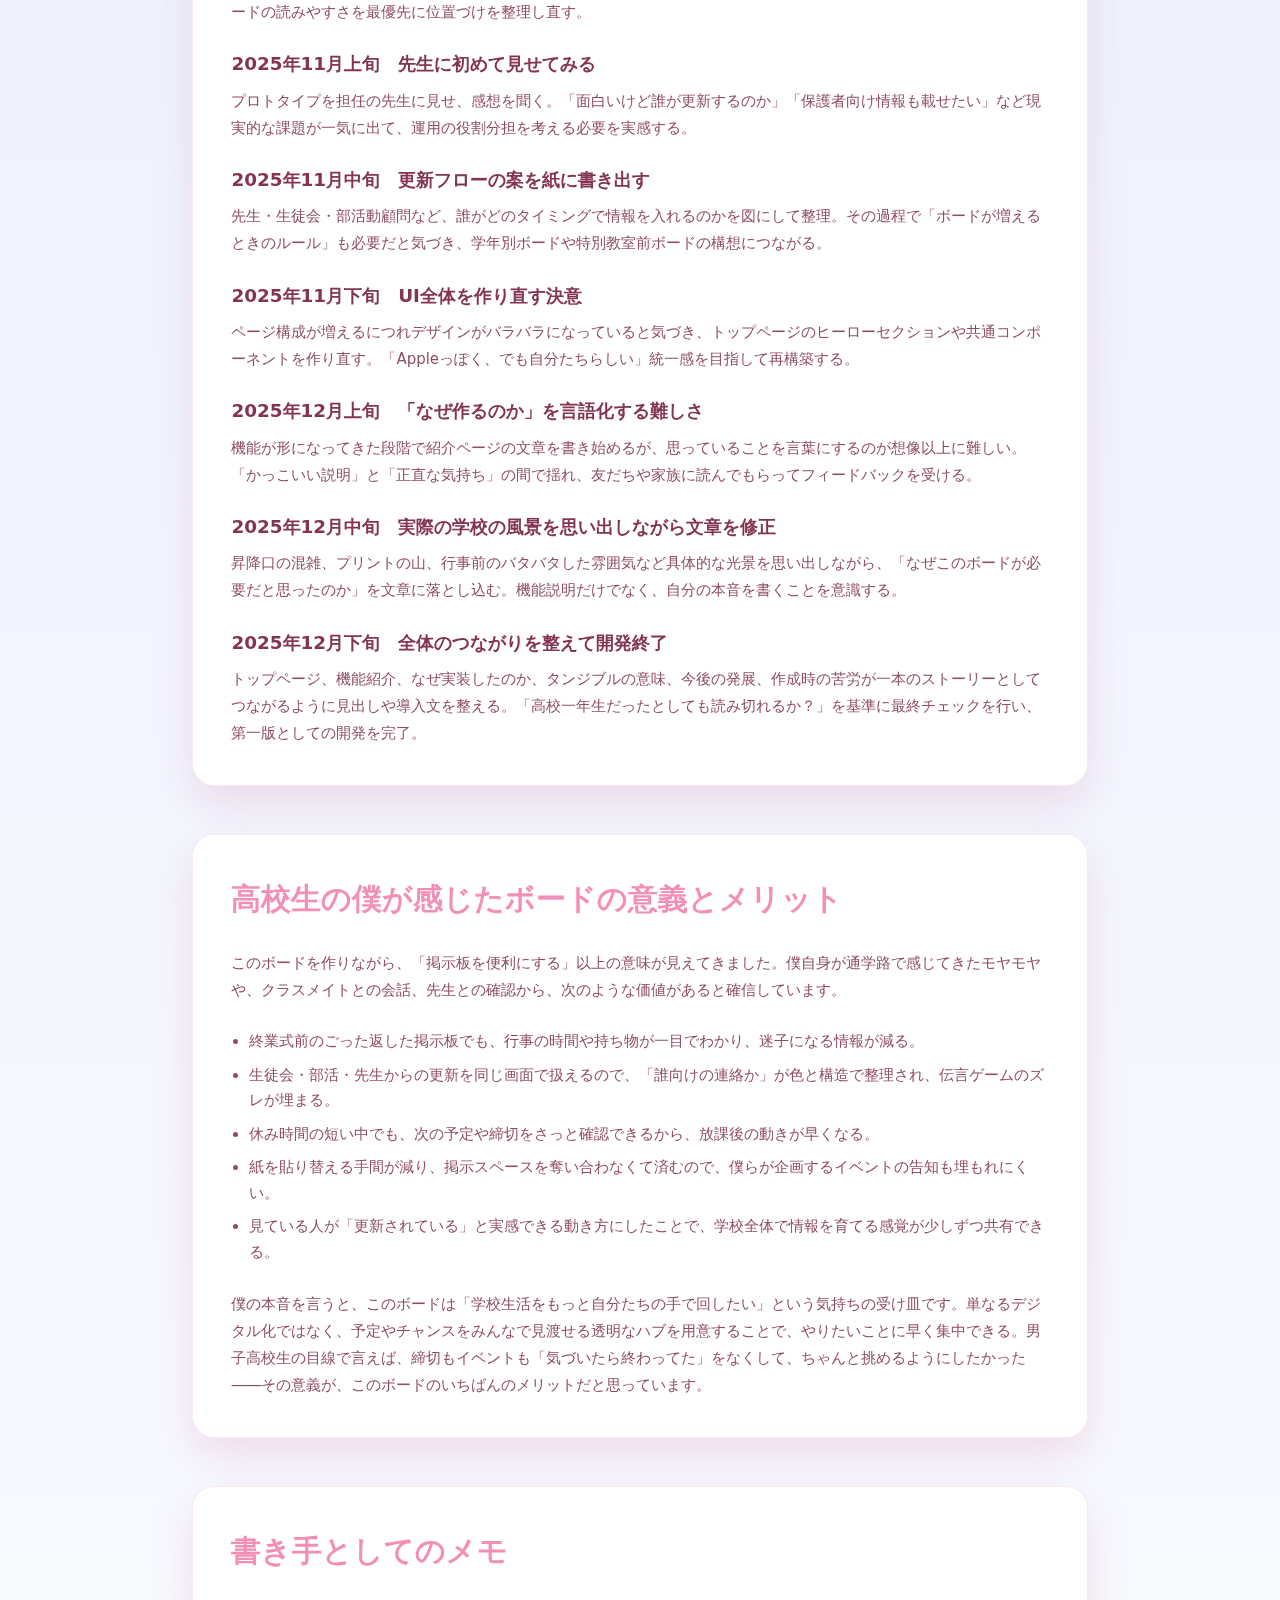
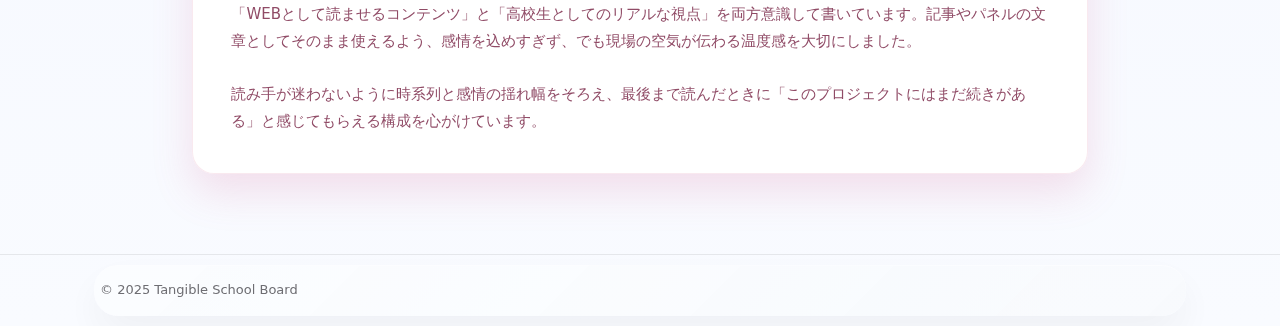
<file: tangible-board/site/making.html>
<!DOCTYPE html>
<html lang="ja">
<head>
  <meta charset="UTF-8" />
  <meta name="viewport" content="width=device-width, initial-scale=1.0" />
  <title>作成時の苦労 | TANGIBLE SCHOOL BOARD</title>
  <link rel="stylesheet" href="./common.css" />
  <style>
    :root {
      --page-progress-bg: rgba(255, 255, 255, 0.12);
      --page-progress-fill: var(--accent-page);
    }
    .main-centered {
      max-width: 960px;
      margin: 0 auto;
      padding: 0 2rem 5rem;
    }
    .page-progress {
      position: fixed;
      top: 0.5rem;
      left: 50%;
      transform: translateX(-50%);
      width: min(90vw, 960px);
      height: 4px;
      border-radius: 999px;
      background: var(--page-progress-bg);
      z-index: 999;
      pointer-events: none;
    }
    .page-progress-bar {
      width: 0%;
      height: 100%;
      border-radius: inherit;
      background: linear-gradient(90deg, var(--page-progress-fill), rgba(255, 255, 255, 0.65));
      transition: width 0.2s ease;
    }
    .article {
      display: grid;
      gap: 3rem;
      padding: 4.5rem 0 0;
    }
    .article-header {
      display: grid;
      gap: 1rem;
    }
    .article-eyebrow {
      font-size: 0.85rem;
      letter-spacing: 0.24em;
      text-transform: uppercase;
      color: rgba(139, 50, 83, 0.6);
    }
    .article-header h1 {
      margin: 0;
      font-size: clamp(2rem, 3vw, 2.6rem);
    }
    .article-header p {
      margin: 0;
      line-height: 1.8;
      color: rgba(120, 35, 68, 0.82);
    }
    .article-section {
      background: rgba(255, 255, 255, 0.95);
      border: 1px solid rgba(214, 97, 142, 0.14);
      border-radius: 22px;
      padding: clamp(1.8rem, 3vw, 2.6rem);
      box-shadow: 0 18px 40px rgba(214, 97, 142, 0.18);
      display: grid;
      gap: 1.6rem;
    }
    .article-section h2 {
      margin: 0;
      font-size: clamp(1.45rem, 2.4vw, 1.85rem);
      color: var(--accent-page);
    }
    .article-section p {
      margin: 0;
      line-height: 1.8;
      color: rgba(120, 35, 68, 0.82);
    }
    .article-section ul {
      margin: 0;
      padding-left: 1.1rem;
      display: grid;
      gap: 0.5rem;
      color: rgba(120, 35, 68, 0.82);
    }
    .article-section time {
      font-weight: 600;
      color: rgba(120, 35, 68, 0.92);
    }
    .timeline-list { display: grid; gap: 1.4rem; }
    .timeline-entry { display: grid; gap: 0.5rem; }
    .timeline-entry h3 { margin: 0; font-size: 1.15rem; color: rgba(120, 35, 68, 0.92); }
    @media (max-width: 720px) {
      .main-centered { padding: 0 1.5rem 4rem; }
      .article-section { border-radius: 18px; }
    }
  </style>
</head>
<body class="page-making">
  <div class="page-loader" id="page-loader" role="status" aria-live="polite">
    <div class="loader-shell">
      <div class="loader-orbit" aria-hidden="true">
        <div class="loader-pulse"></div>
        <div class="loader-dots">
          <span></span>
          <span></span>
          <span></span>
          <span></span>
        </div>
      </div>
      <div class="loader-panel">
        <p class="loader-panel-label">Now Loading</p>
        <p class="loader-panel-title">Tangible School Board</p>
        <p class="loader-panel-hint-label">ヒント</p>
        <p class="loader-panel-hint" data-loader-hint>今日の校内連絡を整理しています…</p>
      </div>
    </div>
  </div>
  <div class="page-progress" aria-hidden="true">
    <div class="page-progress-bar" id="pageProgressBar"></div>
  </div>
  <header class="header">
    <nav class="nav" aria-label="グローバルナビゲーション">
      <div class="brand"><span class="brand-dot" aria-hidden="true"></span> TANGIBLE SCHOOL BOARD</div>
      <div class="menu" role="navigation" aria-label="ページナビ">
        <a class="nav-link" href="./index.html" data-target="top">TOP</a>
        <a class="nav-link" href="./features.html" data-target="features">機能紹介</a>
        <a class="nav-link" href="./why.html" data-target="why">なぜ実装したのか</a>
        <a class="nav-link" href="./tangible.html" data-target="tangible">タンジブルの意味</a>
        <a class="nav-link" href="./roadmap.html" data-target="future">今後の発展</a>
        <a class="nav-link" href="./making.html" data-target="story">作成時の苦労</a>
        <a class="nav-link" href="./tangible_personal.html" data-target="personal">パーソナル説明</a>
        <a class="nav-link" href="../board_personal.html" data-target="personal-board">パーソナルデモ</a>
        <a class="btn small demo-btn" href="../board.html" target="_blank" rel="noopener">デモをひらく</a>
      </div>
    </nav>
  </header>

  <main class="main-centered">
    <article class="article">
      <header class="article-header">
        <p class="article-eyebrow">MAKING</p>
        <h1>迷って作って、また迷って整える</h1>
        <p>スライド1枚のアイデアから動くUIに育つまで。うまくいったことも遠回りしたことも、そのまま記録しました。</p>
      </header>

      <section class="article-section">
        <h2>プロジェクトのタイムライン（2025年8月〜12月）</h2>
        <p>ざっくりとした「出来事の量」で、プロジェクトのリアルさを残したタイムラインです。高校生として勉強や行事と並行しながら進めたので、悩んだり止まったりを含めてそのまま書いています。</p>
        <div class="timeline-list">
          <div class="timeline-entry">
            <h3><time datetime="2025-08">2025年8月上旬</time>　「掲示板って、もう限界じゃない？」と気づく</h3>
            <p>終業式の前後、昇降口の掲示板にプリントが何重にも重なっているのを見て、「誰も読んでいないのでは？」と違和感を覚える。同じ行事の案内が、プリント・掲示板・先生の口頭連絡で三重に配られている状況にモヤモヤする。</p>
          </div>
          <div class="timeline-entry">
            <h3><time datetime="2025-08">2025年8月中旬</time>　「一枚にまとめられないか」という漠然としたアイデア</h3>
            <p>友だちとの会話で、「全部の連絡が一枚のボードにまとまっていたら楽だよね」という話題になる。この時点ではまだ、紙の掲示板を工夫するくらいのイメージだった。</p>
          </div>
          <div class="timeline-entry">
            <h3><time datetime="2025-08">2025年8月下旬</time>　デジタルサイネージの存在を知る</h3>
            <p>商業施設や駅で使われているデジタルサイネージについて調べる。「かっこいいけれど、学校の連絡をそのまま流すだけではきっと見られない」と感じ、学校に特化したUIが必要だと気づく。</p>
          </div>
          <div class="timeline-entry">
            <h3><time datetime="2025-09">2025年9月上旬</time>　ワイヤーフレーム第1案を作る</h3>
            <p>ノートに手書きで「カードが3列並んだ掲示ボード」のラフを描く。情報量を詰め込みすぎて、すぐに「これだと逆に読まれない」と反省する。</p>
          </div>
          <div class="timeline-entry">
            <h3><time datetime="2025-09">2025年9月中旬</time>　余白の重要性にぶつかる</h3>
            <p>Apple のサイトを参考にしながら「余白を広く取っても情報は伝わるのか？」を検証。真似してみても、自分が作るとどこか窮屈で高級感が出ない。行間・フォント・カード間の距離を何度も調整し、「情報を減らす勇気」を少しずつ身につける。</p>
          </div>
          <div class="timeline-entry">
            <h3><time datetime="2025-09">2025年9月下旬</time>　色分けの設計で迷走する</h3>
            <p>カテゴリごとに色分けしようとするが、派手すぎると安っぽくなり、地味すぎると区別できないジレンマにはまる。背景は落ち着かせ、アクセントカラーだけを変える方向に落ち着くまで何パターンも試作する。</p>
          </div>
          <div class="timeline-entry">
            <h3><time datetime="2025-10">2025年10月上旬</time>　初めてのプロトタイプ実装</h3>
            <p>HTML/CSSで簡単なボードを組み立て、ダミーのカードを並べて表示。PCではそれなりに見えるが、65インチ相当で想像すると文字が小さすぎることに気づき、「教室の後ろから読めるか？」の観点でフォントサイズを見直す。</p>
          </div>
          <div class="timeline-entry">
            <h3><time datetime="2025-10">2025年10月中旬</time>　スクロールか、ページ送りかで悩む</h3>
            <p>縦スクロールと横スライドのどちらが良いかで数日悩む。遠くから見ている人にはスクロール途中が見えないことを理由に、1画面の中でカードを切り替える方向へ傾く。</p>
          </div>
          <div class="timeline-entry">
            <h3><time datetime="2025-10">2025年10月下旬</time>　カレンダーの導入でレイアウトが崩壊</h3>
            <p>右側に月カレンダーを入れようとしてバランスが崩れ、カード部分が窮屈に。「ボードの目的は何か？」に立ち返り、カードの読みやすさを最優先に位置づけを整理し直す。</p>
          </div>
          <div class="timeline-entry">
            <h3><time datetime="2025-11">2025年11月上旬</time>　先生に初めて見せてみる</h3>
            <p>プロトタイプを担任の先生に見せ、感想を聞く。「面白いけど誰が更新するのか」「保護者向け情報も載せたい」など現実的な課題が一気に出て、運用の役割分担を考える必要を実感する。</p>
          </div>
          <div class="timeline-entry">
            <h3><time datetime="2025-11">2025年11月中旬</time>　更新フローの案を紙に書き出す</h3>
            <p>先生・生徒会・部活動顧問など、誰がどのタイミングで情報を入れるのかを図にして整理。その過程で「ボードが増えるときのルール」も必要だと気づき、学年別ボードや特別教室前ボードの構想につながる。</p>
          </div>
          <div class="timeline-entry">
            <h3><time datetime="2025-11">2025年11月下旬</time>　UI全体を作り直す決意</h3>
            <p>ページ構成が増えるにつれデザインがバラバラになっていると気づき、トップページのヒーローセクションや共通コンポーネントを作り直す。「Appleっぽく、でも自分たちらしい」統一感を目指して再構築する。</p>
          </div>
          <div class="timeline-entry">
            <h3><time datetime="2025-12">2025年12月上旬</time>　「なぜ作るのか」を言語化する難しさ</h3>
            <p>機能が形になってきた段階で紹介ページの文章を書き始めるが、思っていることを言葉にするのが想像以上に難しい。「かっこいい説明」と「正直な気持ち」の間で揺れ、友だちや家族に読んでもらってフィードバックを受ける。</p>
          </div>
          <div class="timeline-entry">
            <h3><time datetime="2025-12">2025年12月中旬</time>　実際の学校の風景を思い出しながら文章を修正</h3>
            <p>昇降口の混雑、プリントの山、行事前のバタバタした雰囲気など具体的な光景を思い出しながら、「なぜこのボードが必要だと思ったのか」を文章に落とし込む。機能説明だけでなく、自分の本音を書くことを意識する。</p>
          </div>
          <div class="timeline-entry">
            <h3><time datetime="2025-12">2025年12月下旬</time>　全体のつながりを整えて開発終了</h3>
            <p>トップページ、機能紹介、なぜ実装したのか、タンジブルの意味、今後の発展、作成時の苦労が一本のストーリーとしてつながるように見出しや導入文を整える。「高校一年生だったとしても読み切れるか？」を基準に最終チェックを行い、第一版としての開発を完了。</p>
          </div>
        </div>
      </section>

      <section class="article-section">
        <h2>高校生の僕が感じたボードの意義とメリット</h2>
        <p>このボードを作りながら、「掲示板を便利にする」以上の意味が見えてきました。僕自身が通学路で感じてきたモヤモヤや、クラスメイトとの会話、先生との確認から、次のような価値があると確信しています。</p>
        <ul>
          <li>終業式前のごった返した掲示板でも、行事の時間や持ち物が一目でわかり、迷子になる情報が減る。</li>
          <li>生徒会・部活・先生からの更新を同じ画面で扱えるので、「誰向けの連絡か」が色と構造で整理され、伝言ゲームのズレが埋まる。</li>
          <li>休み時間の短い中でも、次の予定や締切をさっと確認できるから、放課後の動きが早くなる。</li>
          <li>紙を貼り替える手間が減り、掲示スペースを奪い合わなくて済むので、僕らが企画するイベントの告知も埋もれにくい。</li>
          <li>見ている人が「更新されている」と実感できる動き方にしたことで、学校全体で情報を育てる感覚が少しずつ共有できる。</li>
        </ul>
        <p>僕の本音を言うと、このボードは「学校生活をもっと自分たちの手で回したい」という気持ちの受け皿です。単なるデジタル化ではなく、予定やチャンスをみんなで見渡せる透明なハブを用意することで、やりたいことに早く集中できる。男子高校生の目線で言えば、締切もイベントも「気づいたら終わってた」をなくして、ちゃんと挑めるようにしたかった――その意義が、このボードのいちばんのメリットだと思っています。</p>
      </section>

      <section class="article-section">
        <h2>書き手としてのメモ</h2>
        <p>「WEBとして読ませるコンテンツ」と「高校生としてのリアルな視点」を両方意識して書いています。記事やパネルの文章としてそのまま使えるよう、感情を込めすぎず、でも現場の空気が伝わる温度感を大切にしました。</p>
        <p>読み手が迷わないように時系列と感情の揺れ幅をそろえ、最後まで読んだときに「このプロジェクトにはまだ続きがある」と感じてもらえる構成を心がけています。</p>
      </section>
    </article>
  </main>
  <footer class="footer"><div class="container">© 2025 Tangible School Board</div></footer>
  <script src="./common.js" defer></script>
</body>
</html>
</file>
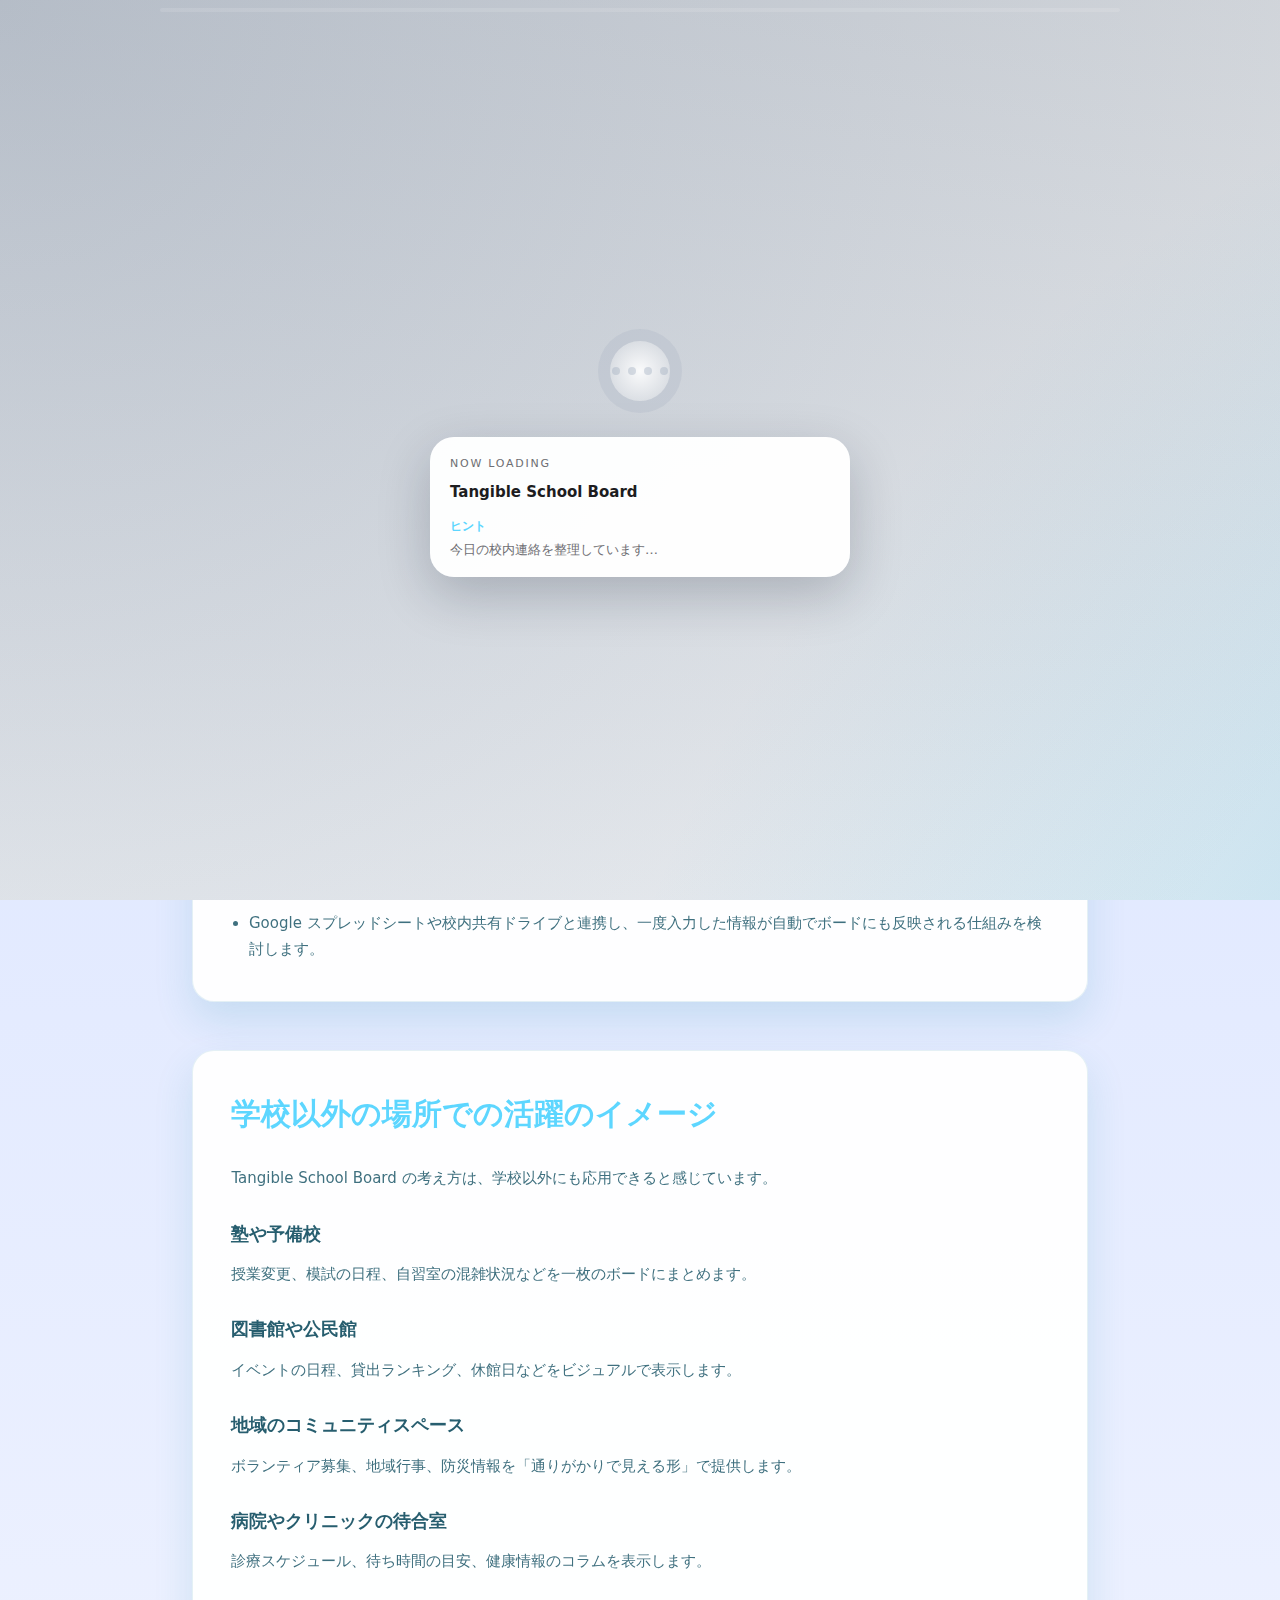
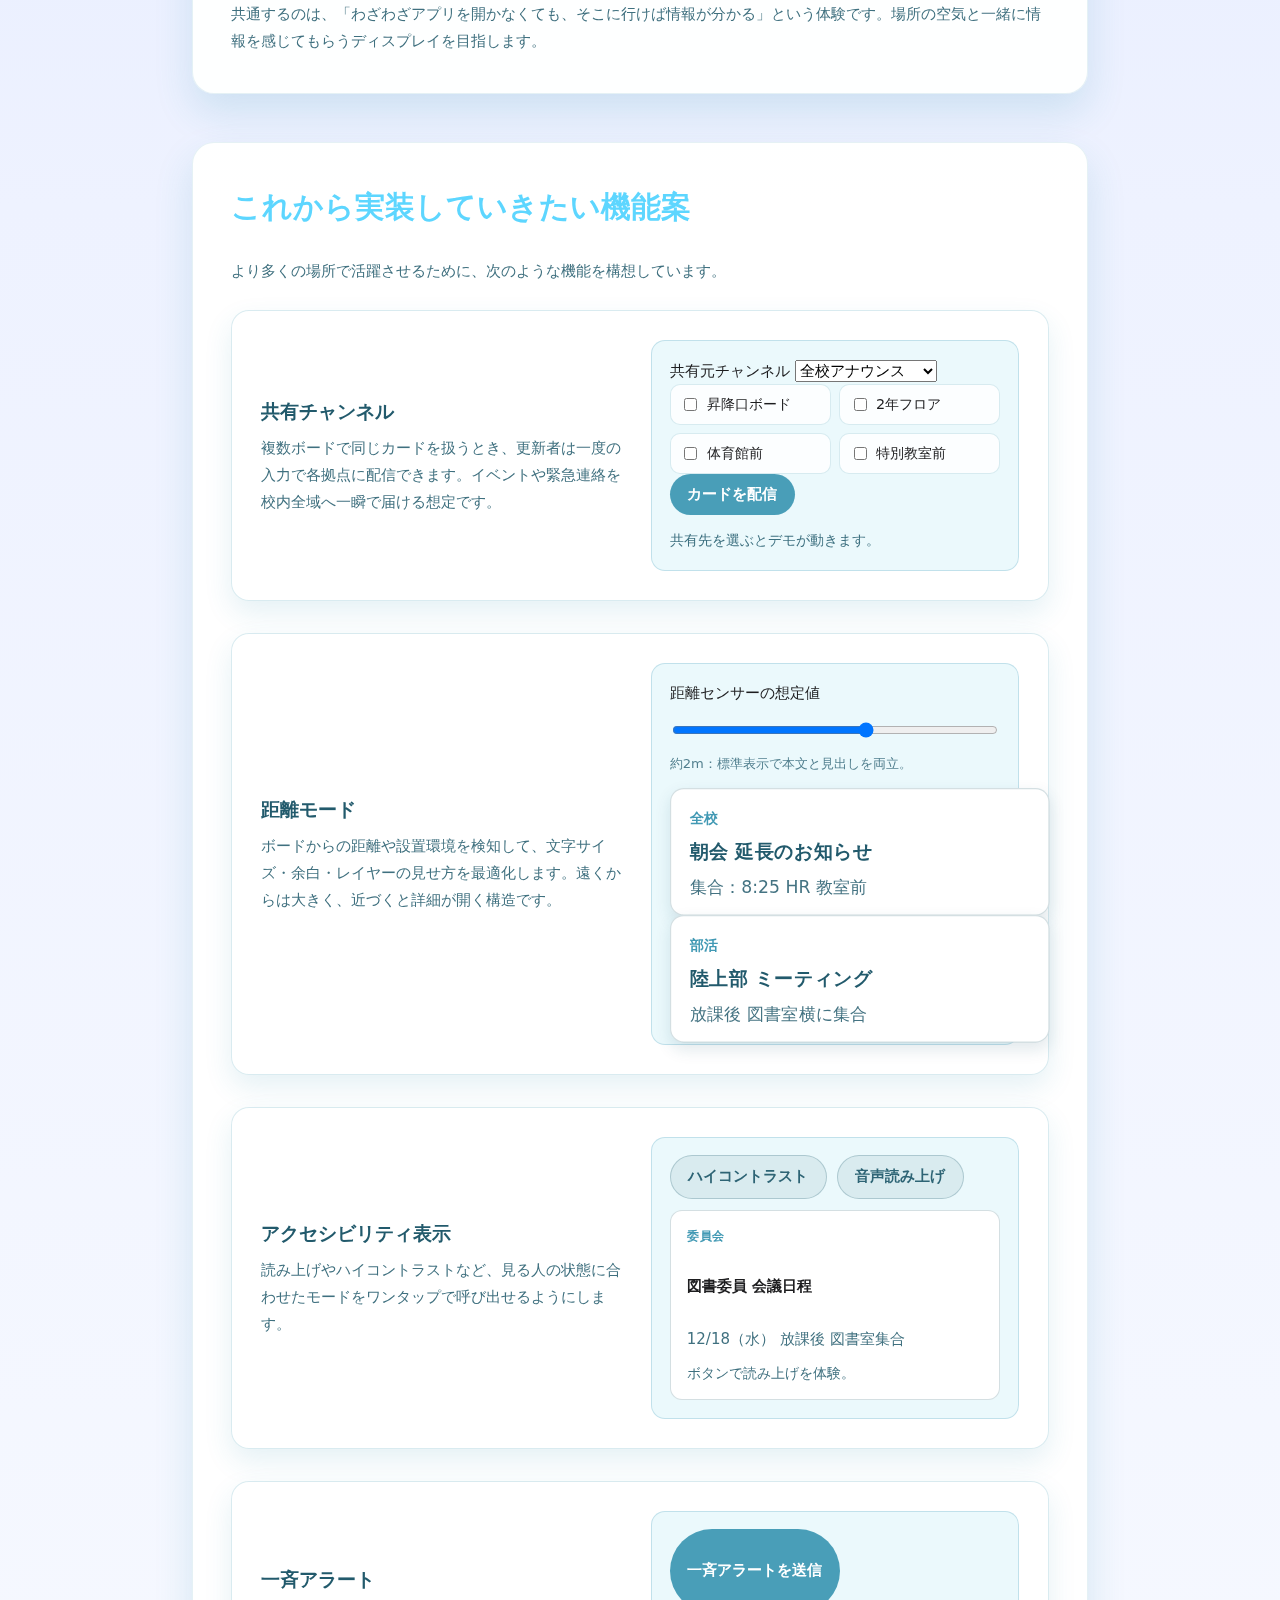
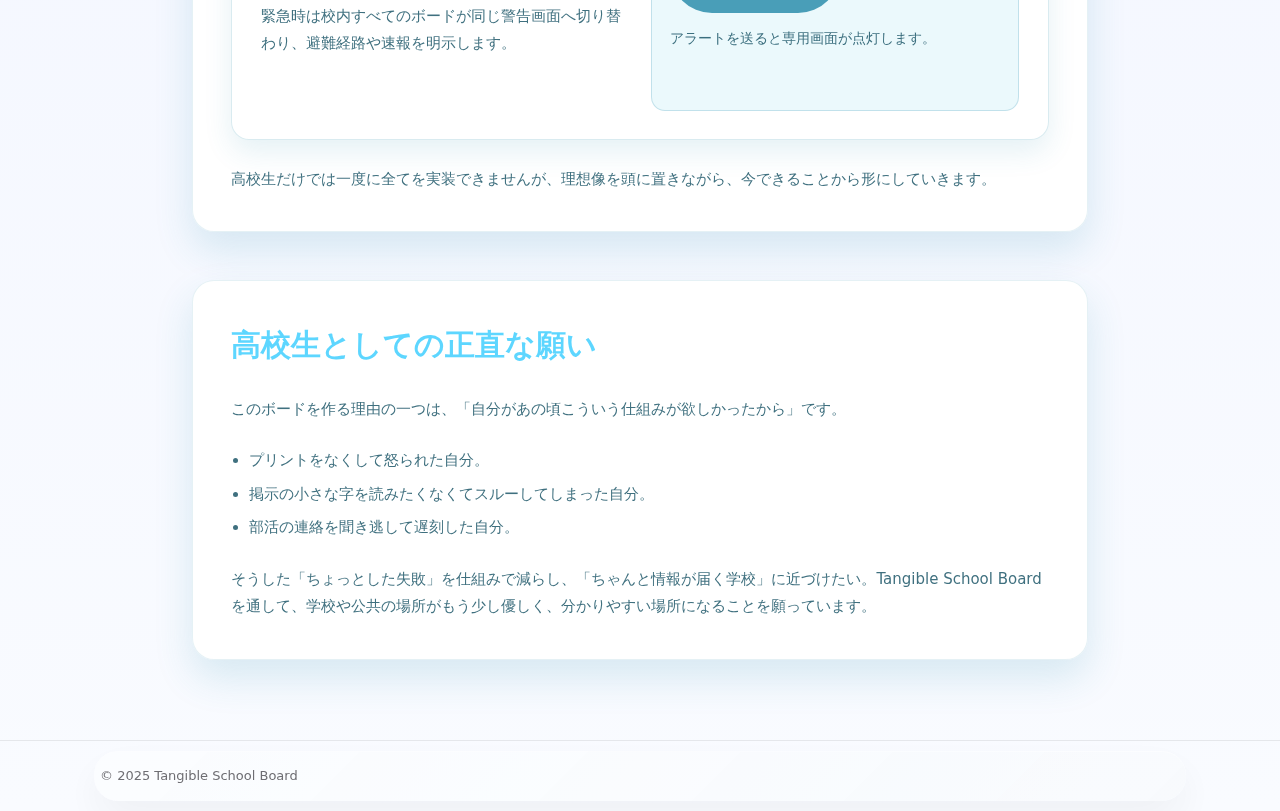
<file: tangible-board/site/roadmap.html>
<!DOCTYPE html>
<html lang="ja">
<head>
  <meta charset="UTF-8" />
  <meta name="viewport" content="width=device-width, initial-scale=1.0" />
  <title>今後の発展 | TANGIBLE SCHOOL BOARD</title>
  <link rel="stylesheet" href="./common.css" />
  <style>
    :root {
      --page-progress-bg: rgba(255, 255, 255, 0.12);
      --page-progress-fill: var(--accent-page);
    }
    .main-centered {
      max-width: 960px;
      margin: 0 auto;
      padding: 0 2rem 5rem;
    }
    .page-progress {
      position: fixed;
      top: 0.5rem;
      left: 50%;
      transform: translateX(-50%);
      width: min(90vw, 960px);
      height: 4px;
      border-radius: 999px;
      background: var(--page-progress-bg);
      z-index: 999;
      pointer-events: none;
    }
    .page-progress-bar {
      width: 0%;
      height: 100%;
      border-radius: inherit;
      background: linear-gradient(90deg, var(--page-progress-fill), rgba(255, 255, 255, 0.65));
      transition: width 0.2s ease;
    }
    .article {
      display: grid;
      gap: 3rem;
      padding: 4.5rem 0 0;
    }
    .article-header {
      display: grid;
      gap: 1rem;
    }
    .article-eyebrow {
      font-size: 0.85rem;
      letter-spacing: 0.24em;
      text-transform: uppercase;
      color: rgba(22, 94, 115, 0.6);
    }
    .article-header h1 {
      margin: 0;
      font-size: clamp(2rem, 3vw, 2.6rem);
    }
    .article-header p {
      margin: 0;
      line-height: 1.8;
      color: rgba(15, 76, 95, 0.8);
    }
    .article-section {
      background: rgba(255, 255, 255, 0.95);
      border: 1px solid rgba(45, 142, 172, 0.12);
      border-radius: 22px;
      padding: clamp(1.8rem, 3vw, 2.6rem);
      box-shadow: 0 18px 38px rgba(45, 142, 172, 0.16);
      display: grid;
      gap: 1.6rem;
    }
    .article-section h2 {
      margin: 0;
      font-size: clamp(1.45rem, 2.4vw, 1.85rem);
      color: var(--accent-page);
    }
    .article-section p {
      margin: 0;
      line-height: 1.8;
      color: rgba(15, 76, 95, 0.8);
    }
    .article-section ul {
      margin: 0;
      padding-left: 1.1rem;
      display: grid;
      gap: 0.5rem;
      color: rgba(15, 76, 95, 0.8);
    }
    .article-subsection { display: grid; gap: 0.75rem; }
    .article-subsection h3 { margin: 0; font-size: 1.15rem; color: rgba(15, 76, 95, 0.9); }
    .future-feature-list {
      display: grid;
      gap: 2rem;
    }
    .future-feature {
      display: grid;
      gap: 1.4rem;
      padding: clamp(1.4rem, 3vw, 1.8rem);
      border: 1px solid rgba(45, 142, 172, 0.18);
      border-radius: 18px;
      background: rgba(255, 255, 255, 0.92);
      box-shadow: 0 12px 28px rgba(45, 142, 172, 0.12);
    }
    .future-feature header {
      display: grid;
      gap: 0.4rem;
    }
    .future-feature header h3 {
      margin: 0;
      font-size: 1.2rem;
      color: rgba(15, 76, 95, 0.92);
    }
    .feature-demo {
      display: grid;
      gap: 0.8rem;
      padding: 1.1rem;
      border-radius: 14px;
      background: rgba(231, 248, 252, 0.85);
      border: 1px solid rgba(45, 142, 172, 0.22);
    }
    .demo-board {
      display: grid;
      gap: 0.6rem;
    }
    .demo-card {
      padding: 0.85rem 1rem;
      border-radius: 12px;
      background: #fff;
      border: 1px solid rgba(15, 76, 95, 0.18);
      box-shadow: 0 6px 14px rgba(15, 76, 95, 0.12);
      display: grid;
      gap: 0.35rem;
    }
    .demo-card h4 {
      margin: 0;
      font-size: 1.05rem;
      color: rgba(15, 76, 95, 0.92);
    }
    .demo-card p {
      margin: 0;
      line-height: 1.4;
      color: rgba(15, 76, 95, 0.78);
    }
    .demo-tag {
      font-size: 0.78rem;
      letter-spacing: 0.06em;
      font-weight: 600;
      color: rgba(45, 142, 172, 0.9);
      text-transform: uppercase;
    }
    .share-targets {
      display: grid;
      grid-template-columns: repeat(auto-fit, minmax(120px, 1fr));
      gap: 0.5rem;
    }
    .share-targets label {
      display: grid;
      grid-template-columns: auto 1fr;
      gap: 0.4rem;
      align-items: center;
      padding: 0.45rem 0.6rem;
      border-radius: 10px;
      background: rgba(255, 255, 255, 0.86);
      border: 1px solid rgba(45, 142, 172, 0.18);
      font-size: 0.9rem;
    }
    .feature-demo button,
    .feature-demo select,
    .feature-demo input[type="range"] {
      font: inherit;
    }
    .feature-demo button {
      justify-self: start;
      padding: 0.5rem 1.1rem;
      border-radius: 999px;
      border: none;
      background: rgba(45, 142, 172, 0.85);
      color: #fff;
      font-weight: 600;
      cursor: pointer;
      transition: background 0.2s ease;
    }
    .feature-demo button:hover {
      background: rgba(15, 76, 95, 0.9);
    }
    .feature-status {
      font-size: 0.85rem;
      color: rgba(15, 76, 95, 0.72);
    }
    [data-distance-preview] {
      --distance-scale: 1;
      --distance-gap: 0.35rem;
    }
    [data-distance-preview] .demo-card {
      transform-origin: top left;
      transform: scale(var(--distance-scale));
    }
    [data-distance-preview] .demo-card + .demo-card {
      margin-top: var(--distance-gap);
    }
    .distance-scale-note {
      font-size: 0.82rem;
      color: rgba(15, 76, 95, 0.7);
    }
    .accessibility-demo {
      display: grid;
      gap: 0.7rem;
    }
    .accessibility-controls {
      display: flex;
      flex-wrap: wrap;
      gap: 0.6rem;
    }
    .accessibility-controls button {
      background: rgba(15, 76, 95, 0.08);
      color: rgba(15, 76, 95, 0.85);
      border: 1px solid rgba(15, 76, 95, 0.22);
    }
    .accessibility-controls button[aria-pressed="true"] {
      background: rgba(15, 76, 95, 0.9);
      color: #fff;
    }
    .accessibility-preview {
      padding: 0.9rem 1rem;
      border-radius: 12px;
      border: 1px solid rgba(15, 76, 95, 0.18);
      background: #fff;
      display: grid;
      gap: 0.45rem;
      position: relative;
    }
    .accessibility-preview.is-contrast {
      background: #0f4c5f;
      color: #f1fbff;
      border-color: #0f4c5f;
    }
    .accessibility-preview.is-contrast .demo-tag {
      color: #bbf2ff;
    }
    .accessibility-preview.is-speaking::after {
      content: "読み上げ中...";
      position: absolute;
      bottom: 0.6rem;
      right: 0.8rem;
      font-size: 0.78rem;
      font-weight: 600;
      color: inherit;
      animation: pulse 1s ease-in-out infinite;
    }
    @keyframes pulse {
      0%, 100% { opacity: 0.4; }
      50% { opacity: 1; }
    }
    .alert-overlay {
      position: fixed;
      inset: 0;
      display: grid;
      place-items: center;
      background: rgba(10, 28, 38, 0.68);
      backdrop-filter: blur(6px);
      opacity: 0;
      pointer-events: none;
      transition: opacity 0.2s ease;
      z-index: 9999;
    }
    .alert-overlay.is-visible {
      opacity: 1;
      pointer-events: auto;
    }
    .alert-panel {
      max-width: 420px;
      background: #fff;
      border-radius: 18px;
      padding: 1.8rem;
      display: grid;
      gap: 1rem;
      text-align: center;
      box-shadow: 0 24px 65px rgba(10, 28, 38, 0.35);
    }
    .alert-panel h4 {
      margin: 0;
      font-size: 1.35rem;
      color: rgba(178, 22, 57, 0.95);
    }
    .alert-panel p {
      margin: 0;
      color: rgba(10, 28, 38, 0.76);
      line-height: 1.6;
    }
    .alert-panel button {
      justify-self: center;
      background: rgba(178, 22, 57, 0.9);
    }
    @media (min-width: 820px) {
      .future-feature {
        grid-template-columns: minmax(0, 1fr) minmax(0, 1fr);
        align-items: center;
      }
      .feature-demo {
        min-height: 200px;
      }
    }
    @media (max-width: 720px) {
      .main-centered { padding: 0 1.5rem 4rem; }
      .article-section { border-radius: 18px; }
    }
  </style>
</head>
<body class="page-roadmap">
  <div class="page-loader" id="page-loader" role="status" aria-live="polite">
    <div class="loader-shell">
      <div class="loader-orbit" aria-hidden="true">
        <div class="loader-pulse"></div>
        <div class="loader-dots">
          <span></span>
          <span></span>
          <span></span>
          <span></span>
        </div>
      </div>
      <div class="loader-panel">
        <p class="loader-panel-label">Now Loading</p>
        <p class="loader-panel-title">Tangible School Board</p>
        <p class="loader-panel-hint-label">ヒント</p>
        <p class="loader-panel-hint" data-loader-hint>今日の校内連絡を整理しています…</p>
      </div>
    </div>
  </div>
  <div class="page-progress" aria-hidden="true">
    <div class="page-progress-bar" id="pageProgressBar"></div>
  </div>
  <header class="header">
    <nav class="nav" aria-label="グローバルナビゲーション">
      <div class="brand"><span class="brand-dot" aria-hidden="true"></span> TANGIBLE SCHOOL BOARD</div>
      <div class="menu" role="navigation" aria-label="ページナビ">
        <a class="nav-link" href="./index.html" data-target="top">TOP</a>
        <a class="nav-link" href="./features.html" data-target="features">機能紹介</a>
        <a class="nav-link" href="./why.html" data-target="why">なぜ実装したのか</a>
        <a class="nav-link" href="./tangible.html" data-target="tangible">タンジブルの意味</a>
        <a class="nav-link" href="./roadmap.html" data-target="future">今後の発展</a>
        <a class="nav-link" href="./making.html" data-target="story">作成時の苦労</a>
        <a class="nav-link" href="./tangible_personal.html" data-target="personal">パーソナル説明</a>
        <a class="nav-link" href="../board_personal.html" data-target="personal-board">パーソナルデモ</a>
        <a class="btn small demo-btn" href="../board.html" target="_blank" rel="noopener">デモをひらく</a>
      </div>
    </nav>
  </header>

  <main class="main-centered">
    <article class="article">
      <header class="article-header">
        <p class="article-eyebrow">ROADMAP</p>
        <h1>教室から、学校全体、そしてその先へ</h1>
        <p>まずは1クラス・1フロアから。運用の実験を重ねながら、校内全体、さらには複数校へと広げていく姿を描きました。</p>
      </header>

      <section class="article-section">
        <h2>学校の中で目指したい理想形</h2>
        <p>本格運用を見据え、Tangible School Board を段階的に広げていくロードマップを用意しました。</p>
        <div class="article-subsection">
          <h3>Step 1：昇降口に一枚だけ置かれた「実験ボード」</h3>
          <ul>
            <li>全校共通の行事やテスト情報、部活動の重要連絡など「誰にでも関係がある情報」に限定して運用します。</li>
            <li>先生と相談しながら「これは紙」「これはボード」と役割を分担し、導入のルールを整えていきます。</li>
          </ul>
        </div>
        <div class="article-subsection">
          <h3>Step 2：学年・フロアごとのボードへの拡張</h3>
          <ul>
            <li>昇降口での実験を通じて運用ルールが固まったら、学年フロアや特別教室の前にも小型ボードを設置します。</li>
            <li>学年ごとのテスト情報や特定フロアの掲示だけを表示し、「自分ごと感」のある情報に絞り込みます。</li>
          </ul>
        </div>
        <div class="article-subsection">
          <h3>Step 3：先生側の入力フローを整える</h3>
          <ul>
            <li>先生が情報を入力するためのフォームやテンプレートを用意し、「プリントを作る感覚でカードを作る」体験を目指します。</li>
            <li>Google スプレッドシートや校内共有ドライブと連携し、一度入力した情報が自動でボードにも反映される仕組みを検討します。</li>
          </ul>
        </div>
      </section>

      <section class="article-section">
        <h2>学校以外の場所での活躍のイメージ</h2>
        <p>Tangible School Board の考え方は、学校以外にも応用できると感じています。</p>
        <div class="article-subsection">
          <h3>塾や予備校</h3>
          <p>授業変更、模試の日程、自習室の混雑状況などを一枚のボードにまとめます。</p>
        </div>
        <div class="article-subsection">
          <h3>図書館や公民館</h3>
          <p>イベントの日程、貸出ランキング、休館日などをビジュアルで表示します。</p>
        </div>
        <div class="article-subsection">
          <h3>地域のコミュニティスペース</h3>
          <p>ボランティア募集、地域行事、防災情報を「通りがかりで見える形」で提供します。</p>
        </div>
        <div class="article-subsection">
          <h3>病院やクリニックの待合室</h3>
          <p>診療スケジュール、待ち時間の目安、健康情報のコラムを表示します。</p>
        </div>
        <p>共通するのは、「わざわざアプリを開かなくても、そこに行けば情報が分かる」という体験です。場所の空気と一緒に情報を感じてもらうディスプレイを目指します。</p>
      </section>

      <section class="article-section">
        <h2>これから実装していきたい機能案</h2>
        <p>より多くの場所で活躍させるために、次のような機能を構想しています。</p>
        <div class="future-feature-list">
          <article class="future-feature" id="feature-shared-channel">
            <header>
              <h3>共有チャンネル</h3>
              <p>複数ボードで同じカードを扱うとき、更新者は一度の入力で各拠点に配信できます。イベントや緊急連絡を校内全域へ一瞬で届ける想定です。</p>
            </header>
            <div class="feature-demo" aria-label="共有チャンネルのデモ">
              <form id="channelShareForm">
                <label for="channelSelect">共有元チャンネル</label>
                <select id="channelSelect" name="channel">
                  <option value="all">全校アナウンス</option>
                  <option value="sports">運動部チャンネル</option>
                  <option value="cultural">文化部チャンネル</option>
                </select>
                <div class="share-targets" role="group" aria-label="共有先ボード">
                  <label><input type="checkbox" name="share-target" value="entrance">昇降口ボード</label>
                  <label><input type="checkbox" name="share-target" value="floor-2">2年フロア</label>
                  <label><input type="checkbox" name="share-target" value="gym">体育館前</label>
                  <label><input type="checkbox" name="share-target" value="special">特別教室前</label>
                </div>
                <button type="submit">カードを配信</button>
              </form>
              <p class="feature-status" id="channelShareStatus">共有先を選ぶとデモが動きます。</p>
            </div>
          </article>

          <article class="future-feature" id="feature-distance-mode">
            <header>
              <h3>距離モード</h3>
              <p>ボードからの距離や設置環境を検知して、文字サイズ・余白・レイヤーの見せ方を最適化します。遠くからは大きく、近づくと詳細が開く構造です。</p>
            </header>
            <div class="feature-demo" aria-label="距離モードのデモ">
              <label for="distanceModeRange">距離センサーの想定値</label>
              <input type="range" id="distanceModeRange" min="0" max="100" value="60">
              <span class="distance-scale-note" id="distanceModeLabel">約2.4m：カードが大きく表示されます。</span>
              <div class="demo-board" data-distance-preview>
                <div class="demo-card">
                  <span class="demo-tag">全校</span>
                  <h4>朝会 延長のお知らせ</h4>
                  <p>集合：8:25 HR 教室前</p>
                </div>
                <div class="demo-card">
                  <span class="demo-tag">部活</span>
                  <h4>陸上部 ミーティング</h4>
                  <p>放課後 図書室横に集合</p>
                </div>
              </div>
            </div>
          </article>

          <article class="future-feature" id="feature-accessibility">
            <header>
              <h3>アクセシビリティ表示</h3>
              <p>読み上げやハイコントラストなど、見る人の状態に合わせたモードをワンタップで呼び出せるようにします。</p>
            </header>
            <div class="feature-demo accessibility-demo" aria-label="アクセシビリティ機能のデモ" data-accessibility-demo>
              <div class="accessibility-controls">
                <button type="button" data-contrast-toggle aria-pressed="false">ハイコントラスト</button>
                <button type="button" data-voice-toggle aria-pressed="false">音声読み上げ</button>
              </div>
              <div class="accessibility-preview" role="region" aria-live="polite">
                <span class="demo-tag">委員会</span>
                <h4>図書委員 会議日程</h4>
                <p>12/18（水） 放課後 図書室集合</p>
                <p class="feature-status" data-voice-status>ボタンで読み上げを体験。</p>
              </div>
            </div>
          </article>

          <article class="future-feature" id="feature-alert">
            <header>
              <h3>一斉アラート</h3>
              <p>緊急時は校内すべてのボードが同じ警告画面へ切り替わり、避難経路や速報を明示します。</p>
            </header>
            <div class="feature-demo" aria-label="一斉アラートのデモ">
              <button type="button" id="alertTriggerButton">一斉アラートを送信</button>
              <p class="feature-status" id="alertStatus">アラートを送ると専用画面が点灯します。</p>
            </div>
          </article>
        </div>
        <p>高校生だけでは一度に全てを実装できませんが、理想像を頭に置きながら、今できることから形にしていきます。</p>
      </section>

      <section class="article-section">
        <h2>高校生としての正直な願い</h2>
        <p>このボードを作る理由の一つは、「自分があの頃こういう仕組みが欲しかったから」です。</p>
        <ul>
          <li>プリントをなくして怒られた自分。</li>
          <li>掲示の小さな字を読みたくなくてスルーしてしまった自分。</li>
          <li>部活の連絡を聞き逃して遅刻した自分。</li>
        </ul>
        <p>そうした「ちょっとした失敗」を仕組みで減らし、「ちゃんと情報が届く学校」に近づけたい。Tangible School Board を通して、学校や公共の場所がもう少し優しく、分かりやすい場所になることを願っています。</p>
      </section>
    </article>
  </main>

  <footer class="footer"><div class="container">© 2025 Tangible School Board</div></footer>
  <script src="./common.js" defer></script>
  <div class="alert-overlay" data-alert-overlay aria-hidden="true">
    <div class="alert-panel" role="alertdialog" aria-labelledby="alertHeadline" aria-describedby="alertDescription">
      <h4 id="alertHeadline">避難勧告</h4>
      <p id="alertDescription">理科室で煙が発生。教員の指示に従って昇降口へ速やかに移動してください。</p>
      <button type="button" data-alert-close>閉じる</button>
    </div>
  </div>
  <script>
  document.addEventListener('DOMContentLoaded', function(){
    const shareForm = document.getElementById('channelShareForm');
    if (shareForm){
      const status = document.getElementById('channelShareStatus');
      shareForm.addEventListener('submit', function(evt){
        evt.preventDefault();
        const channel = shareForm.channel.value;
        const targets = Array.from(shareForm.querySelectorAll('input[name="share-target"]:checked')).map((el) => el.nextSibling ? el.nextSibling.textContent.trim() : el.value);
        if (!targets.length){
          status.textContent = '共有先を選んでください。';
          return;
        }
        const channelLabel = shareForm.channel.options[shareForm.channel.selectedIndex].textContent.trim();
        status.textContent = `${channelLabel} を ${targets.join('、')} へ配信しました。`;
      });
    }

    const distanceRange = document.getElementById('distanceModeRange');
    const distancePreview = document.querySelector('[data-distance-preview]');
    const distanceLabel = document.getElementById('distanceModeLabel');
    if (distanceRange && distancePreview && distanceLabel){
      const updateDistanceDemo = () => {
        const value = Number(distanceRange.value);
        const scale = 0.85 + (value / 100) * 0.5;
        const gap = `${0.2 + (1 - value / 100) * 0.6}rem`;
        distancePreview.style.setProperty('--distance-scale', scale.toFixed(2));
        distancePreview.style.setProperty('--distance-gap', gap);
        if (value >= 70){
          distanceLabel.textContent = '約3m：遠距離のため見出しを最大化。';
        } else if (value >= 40){
          distanceLabel.textContent = '約2m：標準表示で本文と見出しを両立。';
        } else {
          distanceLabel.textContent = '約1m：近距離想定で詳細にフォーカス。';
        }
      };
      updateDistanceDemo();
      distanceRange.addEventListener('input', updateDistanceDemo);
    }

    const accessibilityDemo = document.querySelector('[data-accessibility-demo]');
    if (accessibilityDemo){
      const contrastBtn = accessibilityDemo.querySelector('[data-contrast-toggle]');
      const voiceBtn = accessibilityDemo.querySelector('[data-voice-toggle]');
      const preview = accessibilityDemo.querySelector('.accessibility-preview');
      const voiceStatus = accessibilityDemo.querySelector('[data-voice-status]');
      if (contrastBtn && preview){
        contrastBtn.addEventListener('click', () => {
          const pressed = contrastBtn.getAttribute('aria-pressed') === 'true';
          const nextState = !pressed;
          contrastBtn.setAttribute('aria-pressed', String(nextState));
          preview.classList.toggle('is-contrast', nextState);
        });
      }
      if (voiceBtn && preview && voiceStatus){
        let speakTimer;
        voiceBtn.addEventListener('click', () => {
          const inProgress = voiceBtn.getAttribute('aria-pressed') === 'true';
          if (inProgress){
            clearTimeout(speakTimer);
            preview.classList.remove('is-speaking');
            voiceBtn.setAttribute('aria-pressed', 'false');
            voiceStatus.textContent = '読み上げを停止しました。';
            return;
          }
          voiceBtn.setAttribute('aria-pressed', 'true');
          preview.classList.add('is-speaking');
          voiceStatus.textContent = '音声が案内を読み上げています。';
          speakTimer = window.setTimeout(() => {
            preview.classList.remove('is-speaking');
            voiceBtn.setAttribute('aria-pressed', 'false');
            voiceStatus.textContent = '読み上げが完了しました。';
          }, 2200);
        });
      }
    }

    const alertButton = document.getElementById('alertTriggerButton');
    const alertOverlay = document.querySelector('[data-alert-overlay]');
    const alertClose = document.querySelector('[data-alert-close]');
    const alertStatus = document.getElementById('alertStatus');
    if (alertButton && alertOverlay){
      const toggleOverlay = (show) => {
        alertOverlay.classList.toggle('is-visible', show);
        alertOverlay.setAttribute('aria-hidden', show ? 'false' : 'true');
        if (alertStatus){
          alertStatus.textContent = show ? 'アラート画面が点灯中。' : 'アラートを閉じました。';
        }
      };
      alertButton.addEventListener('click', () => toggleOverlay(true));
      if (alertClose){
        alertClose.addEventListener('click', () => toggleOverlay(false));
      }
      alertOverlay.addEventListener('click', (event) => {
        if (event.target === alertOverlay){
          toggleOverlay(false);
        }
      });
      document.addEventListener('keydown', (event) => {
        if (event.key === 'Escape' && alertOverlay.classList.contains('is-visible')){
          toggleOverlay(false);
        }
      });
    }
  });
  </script>
</body>
</html>
</file>
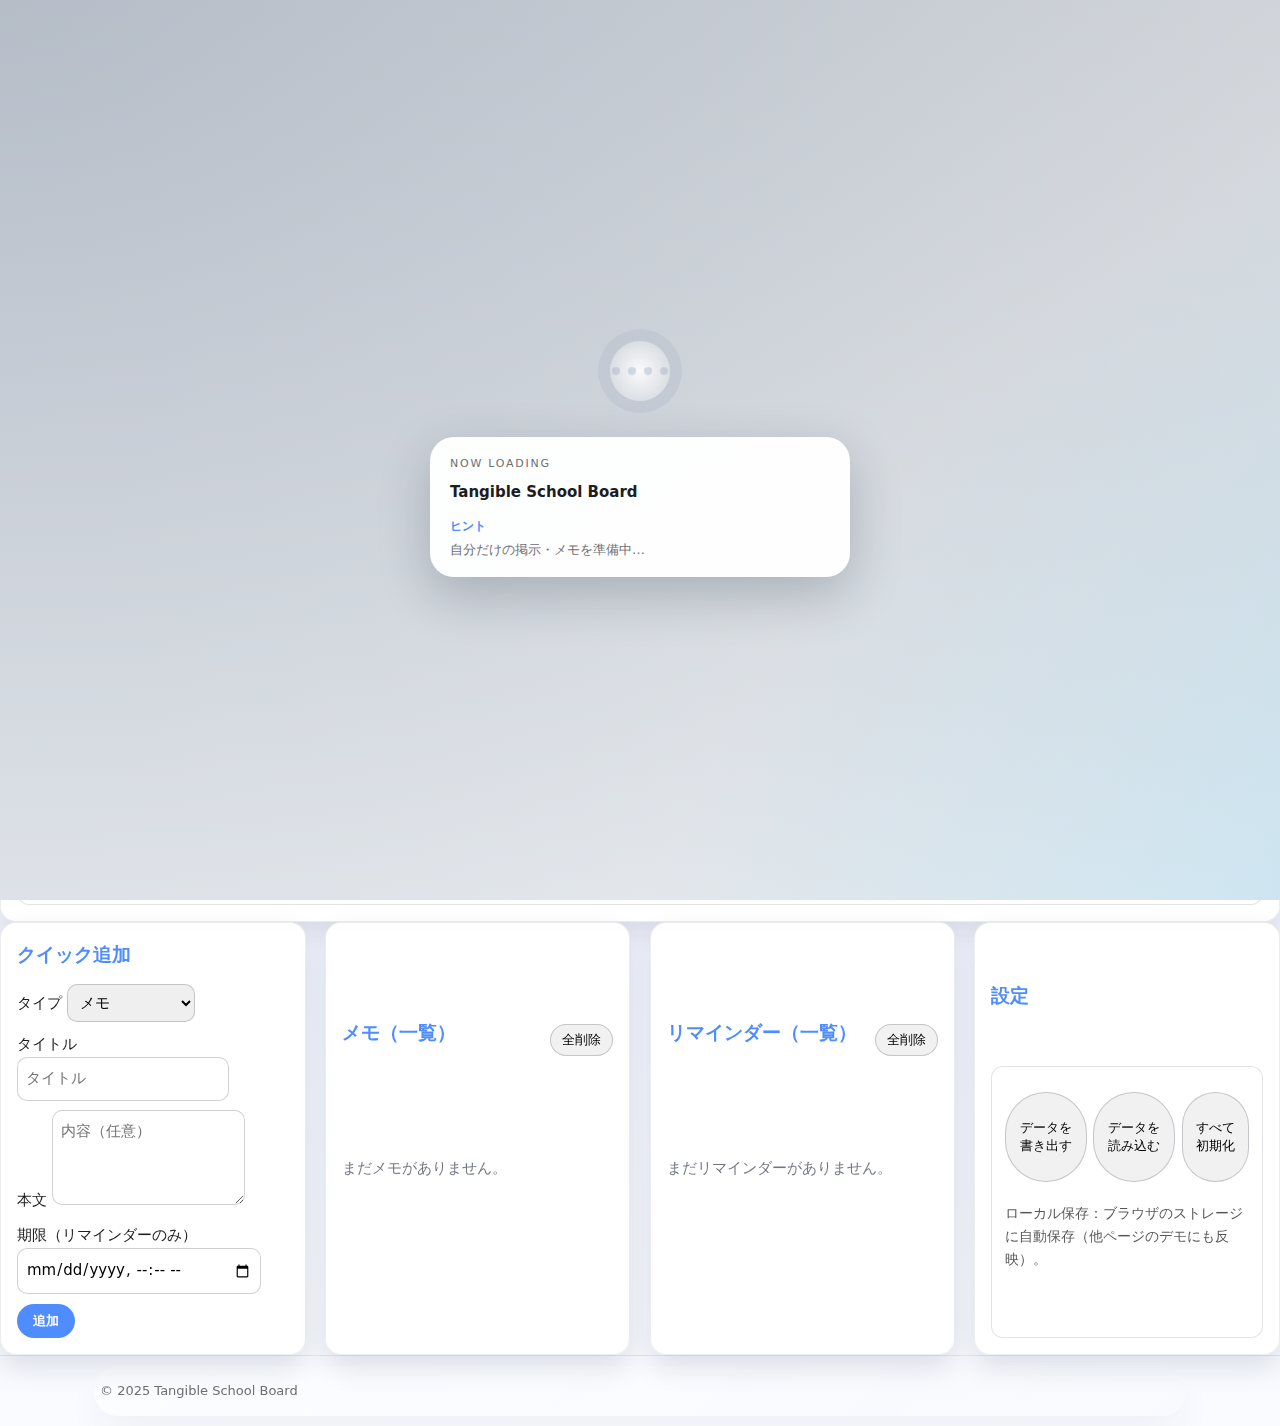
<file: tangible-board/site/tangible_personal.html>
<!DOCTYPE html>
<html lang="ja">
<head>
  <meta charset="UTF-8" />
  <meta name="viewport" content="width=device-width, initial-scale=1.0" />
  <title>パーソナルの考え方 | TANGIBLE SCHOOL BOARD</title>
  <link rel="stylesheet" href="./common.css" />
  <style>
    .personal-grid { display: grid; gap: 1.2rem; grid-template-columns: repeat(auto-fit, minmax(260px, 1fr)); }
    .panel { background: rgba(255,255,255,0.95); border: 1px solid rgba(15,23,42,0.08); border-radius: 16px; box-shadow: 0 12px 28px rgba(15,23,42,0.12); padding: 1rem; display: grid; gap: 0.8rem; }
    .panel header { display: flex; justify-content: space-between; align-items: center; }
    .panel header h2 { margin: 0; font-size: 1.2rem; color: var(--accent-page); }
    .item { border: 1px solid rgba(15,23,42,0.12); border-radius: 12px; padding: 0.7rem 0.8rem; background: #fff; display: grid; gap: 0.35rem; }
    .item-title { font-weight: 600; }
    .item-meta { font-size: 0.85rem; opacity: 0.75; }
    .actions { display: flex; gap: 0.4rem; }
    .actions button { padding: 0.35rem 0.7rem; border-radius: 999px; border: 1px solid rgba(15,23,42,0.2); background: rgba(15,23,42,0.06); cursor: pointer; }
    .quick-form { display: grid; gap: 0.6rem; }
    .quick-form input, .quick-form textarea, .quick-form select { font: inherit; padding: 0.5rem; border-radius: 10px; border: 1px solid rgba(15,23,42,0.2); }
    .quick-form button { justify-self: start; padding: 0.5rem 1rem; border-radius: 999px; border: none; background: var(--accent-page); color: #fff; font-weight: 600; cursor: pointer; }
    .empty { color: rgba(15,23,42,0.6); font-size: 0.92rem; }
  </style>
</head>
<body class="page-personal">
  <div class="page-loader" id="page-loader" role="status" aria-live="polite">
    <div class="loader-shell">
      <div class="loader-orbit" aria-hidden="true">
        <div class="loader-pulse"></div>
        <div class="loader-dots"><span></span><span></span><span></span><span></span></div>
      </div>
      <div class="loader-panel">
        <p class="loader-panel-label">Now Loading</p>
        <p class="loader-panel-title">Tangible School Board</p>
        <p class="loader-panel-hint-label">ヒント</p>
        <p class="loader-panel-hint" data-loader-hint>自分だけの掲示・メモを準備中…</p>
      </div>
    </div>
  </div>

  <header class="header">
    <nav class="nav" aria-label="グローバルナビゲーション">
      <div class="brand"><span class="brand-dot" aria-hidden="true"></span> TANGIBLE SCHOOL BOARD</div>
      <div class="menu" role="navigation" aria-label="ページナビ">
        <a class="nav-link" href="./index.html" data-target="top">TOP</a>
        <a class="nav-link" href="./features.html" data-target="features">機能紹介</a>
        <a class="nav-link" href="./roadmap.html" data-target="future">今後の発展</a>
        <a class="btn small demo-btn" href="../board.html" target="_blank" rel="noopener">デモをひらく</a>
      </div>
    </nav>
  </header>

  <main class="main-centered">
    <article class="article" style="padding-top: 2rem; gap: 1.8rem;">
      <header class="article-header">
        <p class="article-eyebrow">PERSONAL</p>
        <h1>“僕のための一枚”をつくる理由</h1>
        <p>掲示ボードの思想をそのまま個人へ。学校の情報の受け取り方を練習するための、個人用の「掲示板・メモ帳・リマインダー」です。このページでは考え方を説明し、最後に軽いデモを置いています。</p>
      </header>

      <section class="panel" aria-label="考え方">
        <header><h2>なぜ個人にも“ボード”が必要か</h2></header>
        <div class="item"><p>紙のプリントとスマホの通知の間で、情報の優先度が曖昧になりがちです。個人用ボードは「自分で近づいて確認する」行為を保ったまま、今日・今週・期限の見通しをひと目で整えます。</p></div>
        <div class="item"><p>学校の掲示と同じカード設計を使うことで、校内ボードと個人ボードの往復がスムーズになり、「読み方」を共通化できます。</p></div>
      </section>

      <section class="panel" aria-label="デモと入口">
        <header><h2>デモと編集</h2></header>
        <div class="item">
          <p>個人ボードの閲覧デモ（キオスク表示）はこちらから。</p>
          <div class="actions">
            <a class="btn small demo-btn" href="../board_personal.html" target="_blank" rel="noopener">個人ボードのデモを見る</a>
          </div>
        </div>
        <div class="item">
          <p>データの追加・編集は以下の簡易フォームから行えます。ブラウザに保存され、他のページでも自動反映されます。</p>
        </div>
      </section>

      <section class="personal-grid" aria-label="クイック編集フォーム">
        <div class="panel" id="panel-quick">
          <header>
            <h2>クイック追加</h2>
          </header>
          <form class="quick-form" id="quickForm" aria-label="クイック追加フォーム">
            <label>タイプ
              <select name="type" aria-label="タイプ">
                <option value="note">メモ</option>
                <option value="reminder">リマインダー</option>
              </select>
            </label>
            <label>タイトル
              <input name="title" type="text" placeholder="タイトル" required />
            </label>
            <label>本文
              <textarea name="body" rows="3" placeholder="内容（任意）"></textarea>
            </label>
            <label>期限（リマインダーのみ）
              <input name="due" type="datetime-local" />
            </label>
            <button type="submit">追加</button>
          </form>
        </div>

        <div class="panel" id="panel-notes">
          <header>
            <h2>メモ（一覧）</h2>
            <div class="actions">
              <button type="button" data-notes-clear>全削除</button>
            </div>
          </header>
          <div id="notesList" role="list" aria-live="polite"><p class="empty">まだメモがありません。</p></div>
        </div>

        <div class="panel" id="panel-reminders">
          <header>
            <h2>リマインダー（一覧）</h2>
            <div class="actions">
              <button type="button" data-reminders-clear>全削除</button>
            </div>
          </header>
          <div id="remindersList" role="list" aria-live="polite"><p class="empty">まだリマインダーがありません。</p></div>
        </div>

        <div class="panel" id="panel-settings">
          <header>
            <h2>設定</h2>
          </header>
          <div class="item">
            <div class="actions">
              <button type="button" id="exportBtn">データを書き出す</button>
              <button type="button" id="importBtn">データを読み込む</button>
              <button type="button" id="resetBtn">すべて初期化</button>
            </div>
            <p class="item-meta">ローカル保存：ブラウザのストレージに自動保存（他ページのデモにも反映）。</p>
          </div>
        </div>
      </section>
    </article>
  </main>

  <footer class="footer"><div class="container">© 2025 Tangible School Board</div></footer>
  <script src="./common.js" defer></script>
  <script src="./personal.js" defer></script>
</body>
</html>
</file>
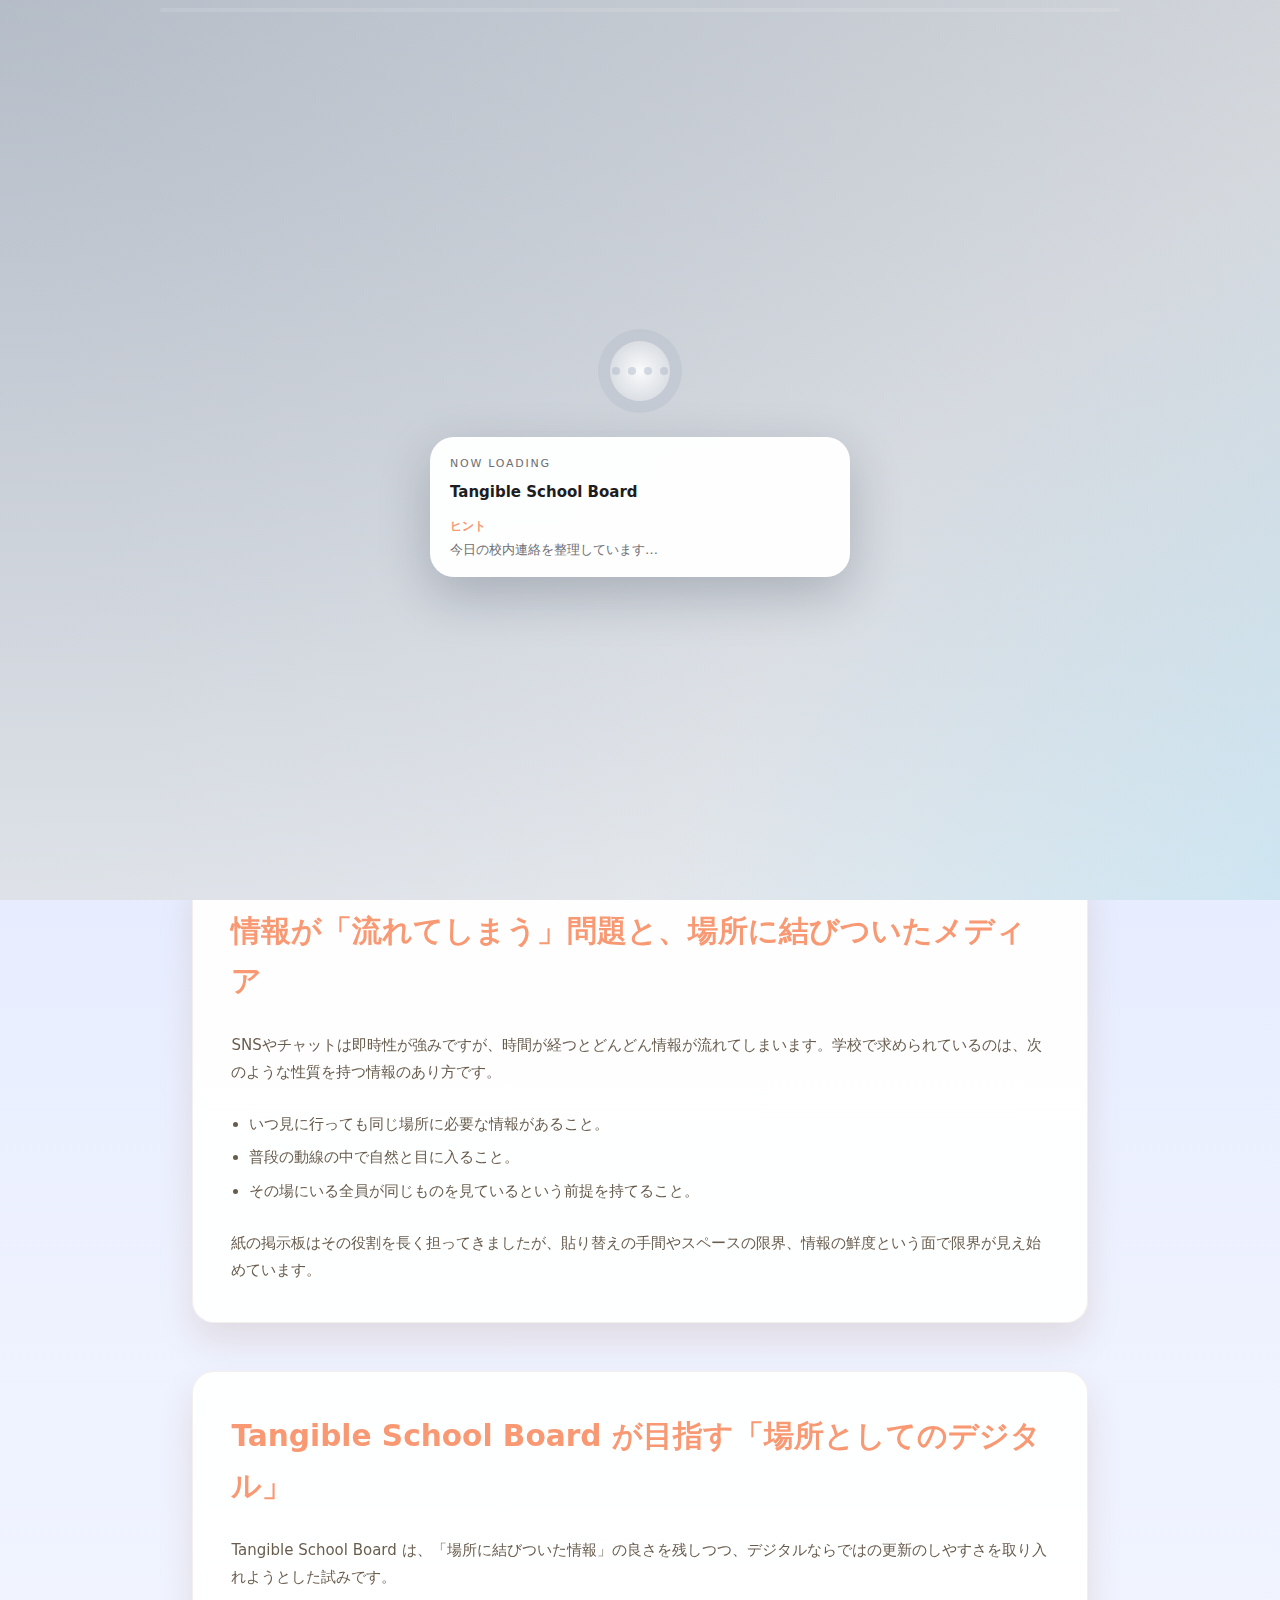
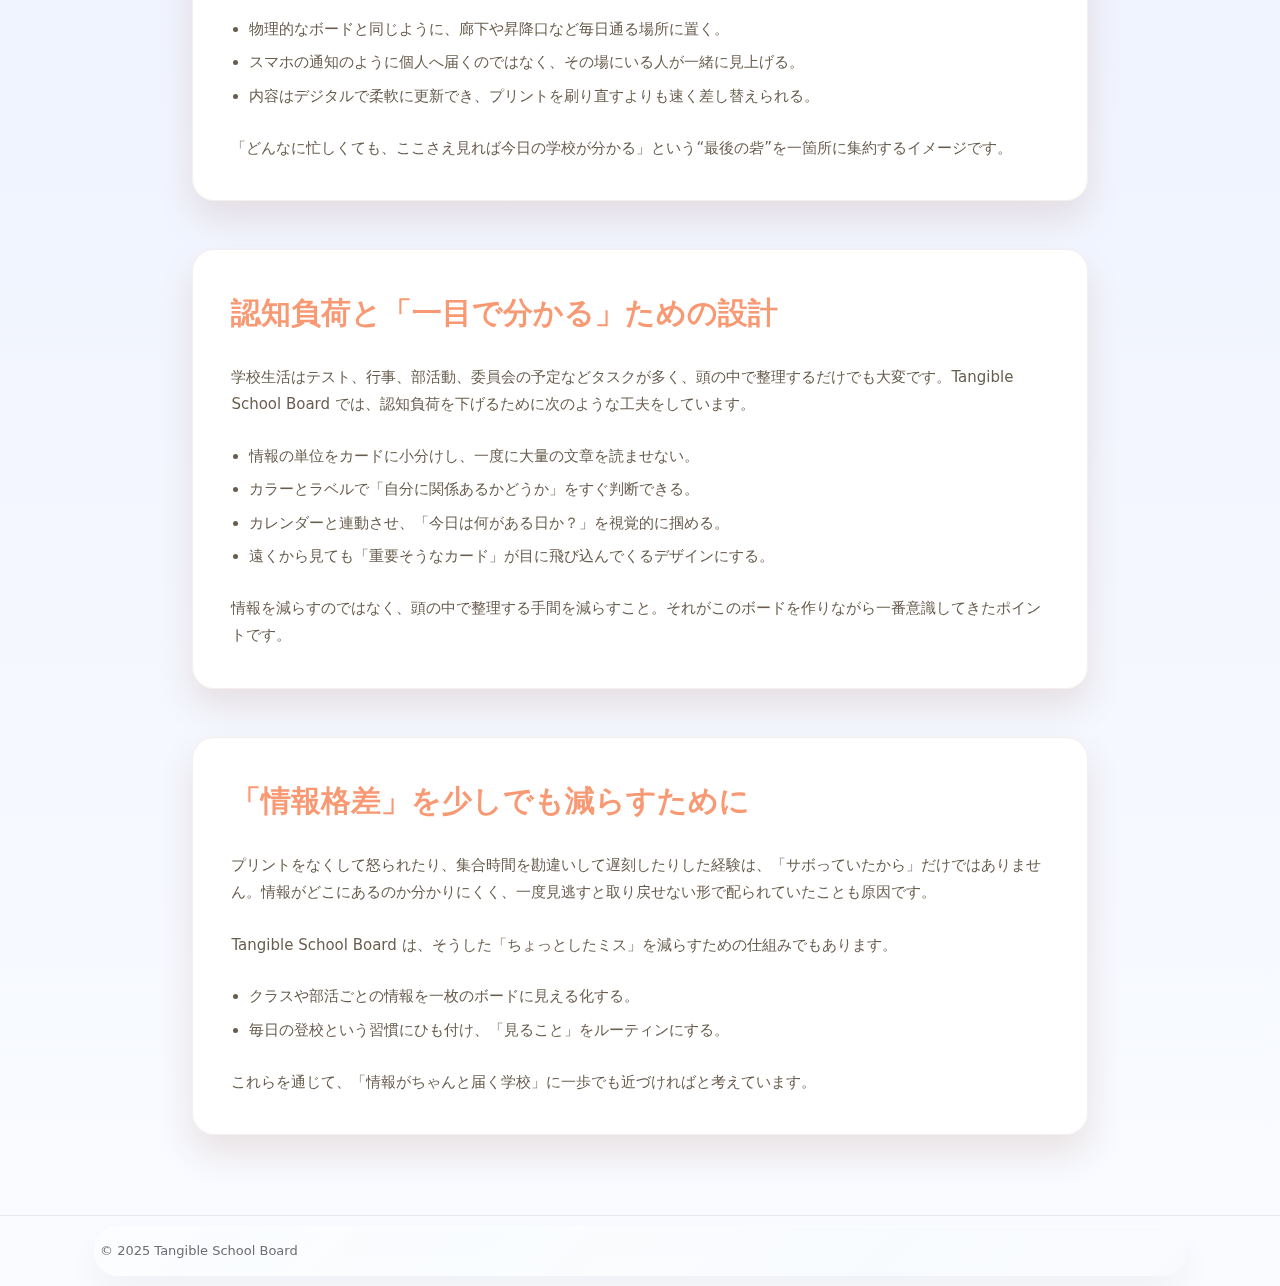
<file: tangible-board/site/why.html>
<!DOCTYPE html>
<html lang="ja">
<head>
  <meta charset="UTF-8" />
  <meta name="viewport" content="width=device-width, initial-scale=1.0" />
  <title>なぜ実装したのか | TANGIBLE SCHOOL BOARD</title>
  <link rel="stylesheet" href="./common.css" />
  <style>
    :root {
      --page-progress-bg: rgba(255, 255, 255, 0.12);
      --page-progress-fill: var(--accent-page);
    }
    .main-centered {
      max-width: 960px;
      margin: 0 auto;
      padding: 0 2rem 5rem;
    }
    .page-progress {
      position: fixed;
      top: 0.5rem;
      left: 50%;
      transform: translateX(-50%);
      width: min(90vw, 960px);
      height: 4px;
      border-radius: 999px;
      background: var(--page-progress-bg);
      z-index: 999;
      pointer-events: none;
    }
    .page-progress-bar {
      width: 0%;
      height: 100%;
      border-radius: inherit;
      background: linear-gradient(90deg, var(--page-progress-fill), rgba(255, 255, 255, 0.65));
      transition: width 0.2s ease;
    }
    .article {
      display: grid;
      gap: 3rem;
      padding: 4.5rem 0 0;
    }
    .article-header {
      display: grid;
      gap: 1rem;
    }
    .article-eyebrow {
      font-size: 0.85rem;
      letter-spacing: 0.24em;
      text-transform: uppercase;
      color: rgba(71, 56, 38, 0.55);
    }
    .article-header h1 {
      margin: 0;
      font-size: clamp(2rem, 3vw, 2.6rem);
    }
    .article-header p {
      margin: 0;
      line-height: 1.8;
      color: rgba(71, 56, 38, 0.82);
    }
    .article-section {
      background: rgba(255, 255, 255, 0.94);
      border: 1px solid rgba(120, 53, 15, 0.08);
      border-radius: 22px;
      padding: clamp(1.8rem, 3vw, 2.6rem);
      box-shadow: 0 18px 36px rgba(120, 53, 15, 0.12);
      display: grid;
      gap: 1.6rem;
    }
    .article-section h2 {
      margin: 0;
      font-size: clamp(1.45rem, 2.4vw, 1.85rem);
      color: var(--accent-page);
    }
    .article-section p {
      margin: 0;
      line-height: 1.8;
      color: rgba(71, 56, 38, 0.82);
    }
    .article-section ul {
      margin: 0;
      padding-left: 1.1rem;
      display: grid;
      gap: 0.5rem;
      color: rgba(71, 56, 38, 0.82);
    }
    .article-subsection {
      display: grid;
      gap: 0.75rem;
    }
    .article-subsection h3 {
      margin: 0;
      font-size: 1.15rem;
      color: rgba(71, 56, 38, 0.9);
    }
    @media (max-width: 720px) {
      .main-centered { padding: 0 1.5rem 4rem; }
      .article-section { border-radius: 18px; }
    }
  </style>
</head>
<body class="page-why">
  <div class="page-loader" id="page-loader" role="status" aria-live="polite">
    <div class="loader-shell">
      <div class="loader-orbit" aria-hidden="true">
        <div class="loader-pulse"></div>
        <div class="loader-dots">
          <span></span>
          <span></span>
          <span></span>
          <span></span>
        </div>
      </div>
      <div class="loader-panel">
        <p class="loader-panel-label">Now Loading</p>
        <p class="loader-panel-title">Tangible School Board</p>
        <p class="loader-panel-hint-label">ヒント</p>
        <p class="loader-panel-hint" data-loader-hint>今日の校内連絡を整理しています…</p>
      </div>
    </div>
  </div>
  <div class="page-progress" aria-hidden="true">
    <div class="page-progress-bar" id="pageProgressBar"></div>
  </div>
  <header class="header">
    <nav class="nav" aria-label="グローバルナビゲーション">
      <div class="brand"><span class="brand-dot" aria-hidden="true"></span> TANGIBLE SCHOOL BOARD</div>
      <div class="menu" role="navigation" aria-label="ページナビ">
        <a class="nav-link" href="./index.html" data-target="top">TOP</a>
        <a class="nav-link" href="./features.html" data-target="features">機能紹介</a>
        <a class="nav-link" href="./why.html" data-target="why">なぜ実装したのか</a>
        <a class="nav-link" href="./tangible.html" data-target="tangible">タンジブルの意味</a>
        <a class="nav-link" href="./roadmap.html" data-target="future">今後の発展</a>
        <a class="nav-link" href="./making.html" data-target="story">作成時の苦労</a>
        <a class="nav-link" href="./tangible_personal.html" data-target="personal">パーソナル説明</a>
        <a class="nav-link" href="../board_personal.html" data-target="personal-board">パーソナルデモ</a>
        <a class="btn small demo-btn" href="../board.html" target="_blank" rel="noopener">デモをひらく</a>
      </div>
    </nav>
  </header>

  <main class="main-centered">
    <article class="article">
      <header class="article-header">
        <p class="article-eyebrow">WHY</p>
        <h1>なぜ、このボードが必要なのか</h1>
        <p>「プリントが見つからない」「通知が流れて見逃した」。そんな“連絡の抜け”を何度も経験してきた私たちが、学校という環境に合わせた情報の受け取り方を考え直しました。</p>
      </header>

      <section class="article-section">
        <h2>紙の掲示板とプリントに頼りきった学校の現状</h2>
        <p>学校では、連絡手段が昇降口の掲示板、学年掲示板、教室の黒板、配布プリント、口頭連絡と散らばっています。同じ学校にいるはずなのに、「知っている人」と「知らない人」に分かれてしまう瞬間が何度もありました。</p>
        <ul>
          <li>休み時間に昇降口まで行かないと気づけない掲示。</li>
          <li>カバンの中で埋もれて読まれない配布プリント。</li>
          <li>先生は連絡しているのに、クラスの半分が聞き逃してしまう口頭連絡。</li>
        </ul>
        <p>一方でスマートフォンの利用は制限され、SNSやチャットアプリを公式な連絡手段にすることも難しいままです。「デジタルにすれば解決」ではなく、学校に合わせた形で情報の流れを整理する必要を感じました。</p>
      </section>

      <section class="article-section">
        <h2>情報が「流れてしまう」問題と、場所に結びついたメディア</h2>
        <p>SNSやチャットは即時性が強みですが、時間が経つとどんどん情報が流れてしまいます。学校で求められているのは、次のような性質を持つ情報のあり方です。</p>
        <ul>
          <li>いつ見に行っても同じ場所に必要な情報があること。</li>
          <li>普段の動線の中で自然と目に入ること。</li>
          <li>その場にいる全員が同じものを見ているという前提を持てること。</li>
        </ul>
        <p>紙の掲示板はその役割を長く担ってきましたが、貼り替えの手間やスペースの限界、情報の鮮度という面で限界が見え始めています。</p>
      </section>

      <section class="article-section">
        <h2>Tangible School Board が目指す「場所としてのデジタル」</h2>
        <p>Tangible School Board は、「場所に結びついた情報」の良さを残しつつ、デジタルならではの更新のしやすさを取り入れようとした試みです。</p>
        <ul>
          <li>物理的なボードと同じように、廊下や昇降口など毎日通る場所に置く。</li>
          <li>スマホの通知のように個人へ届くのではなく、その場にいる人が一緒に見上げる。</li>
          <li>内容はデジタルで柔軟に更新でき、プリントを刷り直すよりも速く差し替えられる。</li>
        </ul>
        <p>「どんなに忙しくても、ここさえ見れば今日の学校が分かる」という“最後の砦”を一箇所に集約するイメージです。</p>
      </section>

      <section class="article-section">
        <h2>認知負荷と「一目で分かる」ための設計</h2>
        <p>学校生活はテスト、行事、部活動、委員会の予定などタスクが多く、頭の中で整理するだけでも大変です。Tangible School Board では、認知負荷を下げるために次のような工夫をしています。</p>
        <ul>
          <li>情報の単位をカードに小分けし、一度に大量の文章を読ませない。</li>
          <li>カラーとラベルで「自分に関係あるかどうか」をすぐ判断できる。</li>
          <li>カレンダーと連動させ、「今日は何がある日か？」を視覚的に掴める。</li>
          <li>遠くから見ても「重要そうなカード」が目に飛び込んでくるデザインにする。</li>
        </ul>
        <p>情報を減らすのではなく、頭の中で整理する手間を減らすこと。それがこのボードを作りながら一番意識してきたポイントです。</p>
      </section>

      <section class="article-section">
        <h2>「情報格差」を少しでも減らすために</h2>
        <p>プリントをなくして怒られたり、集合時間を勘違いして遅刻したりした経験は、「サボっていたから」だけではありません。情報がどこにあるのか分かりにくく、一度見逃すと取り戻せない形で配られていたことも原因です。</p>
        <p>Tangible School Board は、そうした「ちょっとしたミス」を減らすための仕組みでもあります。</p>
        <ul>
          <li>クラスや部活ごとの情報を一枚のボードに見える化する。</li>
          <li>毎日の登校という習慣にひも付け、「見ること」をルーティンにする。</li>
        </ul>
        <p>これらを通じて、「情報がちゃんと届く学校」に一歩でも近づければと考えています。</p>
      </section>
    </article>
  </main>

  <footer class="footer"><div class="container">© 2025 Tangible School Board</div></footer>
  <script src="./common.js" defer></script>
</body>
</html>
</file>
<file: tangible-board/site/common.css>
:root {
  /* Brand tokens unified */
  --bg: #f5f5f7;
  --panel: #ffffff;
  --panel-soft: #f3f4f6;
  --border: #e5e7eb;
  --text-main: #1d1d1f;
  --text-muted: #6e6e73;
  --accent: #0ea5e9;
  --ring: rgba(14,165,233,.35);
  --accent-page: #4f8dff;
  /* Shadows: 3 levels */
  --shadow-none: none;
  --shadow-soft: 0 10px 24px rgba(15,23,42,0.06);
  --shadow-strong: 0 22px 60px rgba(15,23,42,0.18);
  /* Radii: pill/md/lg */
  --radius-xs: 999px;
  --radius-md: 16px;
  --radius-lg: 24px;
  /* Spacing scales */
  --space-lg: 96px;
  --space-md: 64px;
  /* 縦プログレスバー用 */
  --scroll-progress: 0;
  --page-progress: 0;
  --bg-gradient-top: #d7e2ff;
  --bg-gradient-mid: #eef2ff;
  --bg-gradient-bottom: #f9fbff;

  /* === Glass tokens === */
  --glass-bg-light: rgba(255,255,255,0.72);
  --glass-bg-soft: rgba(255,255,255,0.55);
  --glass-bg-strong: rgba(255,255,255,0.3);
  --glass-stroke: rgba(148,163,184,0.38);
  --glass-inner-shadow: inset 0 0 0 1px rgba(255,255,255,0.55);
  --glass-blur-soft: 14px;
  --glass-blur-strong: 24px;

  /* 背景パターン用 */
  --bg-grid-line: rgba(148,163,184,0.12);
  --bg-grid-dot: rgba(148,163,184,0.18);
  --bubble-1: rgba(129,140,248,0.18);
  --bubble-2: rgba(56,189,248,0.16);
  --bubble-3: rgba(148,163,184,0.16);
}
* { box-sizing: border-box; }
html, body { margin: 0; padding: 0; }
html { scroll-behavior: smooth; }
body {
  font-family: system-ui, -apple-system, "Segoe UI", Roboto, sans-serif;
  color: var(--text-main);
  background:
    linear-gradient(
      180deg,
      var(--bg-gradient-top) 0%,
      var(--bg-gradient-mid) calc(45% + 35% * var(--page-progress)),
      var(--bg-gradient-bottom) 100%
    ),
    radial-gradient(circle at top left, var(--bubble-1) 0%, transparent 60%),
    radial-gradient(circle at 80% 20%, var(--bubble-2) 0%, transparent 55%),
    radial-gradient(circle at bottom, var(--bubble-3) 0%, transparent 60%),
    /* ドット＋細グリッド */
    linear-gradient(to right, transparent calc(100% - 1px), var(--bg-grid-line) 100%),
    linear-gradient(to bottom, transparent calc(100% - 1px), var(--bg-grid-line) 100%),
    radial-gradient(circle at 0 0, var(--bg-grid-dot) 0, transparent 40px),
    #f5f5f7;
  transition: background 0.5s ease;
  background-size:
    auto,
    auto,
    auto,
    72px 72px,         /* grid line */
    72px 72px,
    200px 200px,       /* dot cluster */
    auto;
}

/* メインの内容帯（ページ全体のセンターにうっすら紙感を出す） */
body::before {
  content: "";
  position: fixed;
  inset: 32px 50%;
  transform: translateX(-50%);
  width: min(1120px, 100% - 32px);
  border-radius: 32px;
  background: rgba(255,255,255,0.3);
  box-shadow: 0 18px 40px rgba(15,23,42,0.08);
  opacity: 0.2;
  pointer-events: none;
  z-index: -1;
}

/* ページによってわずかに色味を変える */
body.page-why::before    { background: radial-gradient(circle at top, rgba(255,247,237,0.9), #fff7ed); }
body.page-tangible::before { background: radial-gradient(circle at top, rgba(237,233,254,0.92), #f5f3ff); }
body.page-roadmap::before { background: radial-gradient(circle at top, rgba(240,253,250,0.92), #ecfeff); }
body.page-making::before  { background: radial-gradient(circle at top, rgba(255,241,246,0.92), #fdf2f8); }

body.page-top {
  --accent-page: #5aa9ff;
  --bubble-1: rgba(90,169,255,0.38);
  --bubble-2: rgba(158,207,255,0.26);
  --bubble-3: rgba(210,232,255,0.32);
}

body.page-features {
  --accent-page: #4adeb5;
  --bubble-1: rgba(74,222,181,0.36);
  --bubble-2: rgba(153,246,228,0.28);
  --bubble-3: rgba(204,251,241,0.34);
}

body.page-why {
  --accent-page: #f89973;
  --bubble-1: rgba(248,153,115,0.36);
  --bubble-2: rgba(252,201,173,0.32);
  --bubble-3: rgba(255,228,209,0.36);
}

body.page-tangible {
  --accent-page: #b69cff;
  --bubble-1: rgba(182,156,255,0.38);
  --bubble-2: rgba(213,195,255,0.3);
  --bubble-3: rgba(237,228,255,0.36);
}

body.page-roadmap {
  --accent-page: #5dd6ff;
  --bubble-1: rgba(93,214,255,0.36);
  --bubble-2: rgba(166,236,255,0.28);
  --bubble-3: rgba(209,247,255,0.34);
}

body.page-making {
  --accent-page: #f38fb7;
  --bubble-1: rgba(243,143,183,0.36);
  --bubble-2: rgba(250,190,212,0.3);
  --bubble-3: rgba(254,225,235,0.36);
}

/* ヘッダー＆グローバルナビ */
.header {
  position: sticky;
  top: 0;
  z-index: 20;
  backdrop-filter: blur(18px);
  background: linear-gradient(
    120deg,
    rgba(248,250,252,0.9),
    rgba(248,250,252,0.78)
  );
  border-bottom: 1px solid rgba(226,232,240,0.9);
  box-shadow:
    0 18px 40px rgba(15,23,42,0.16),
    0 0 0 1px rgba(255,255,255,0.8);
}
.nav { max-width: 1120px; margin: 0 auto; padding: 14px 20px; display: flex; align-items: center; justify-content: space-between; gap: 16px; }
.brand { display: flex; align-items: center; gap: 10px; font-weight: 700; letter-spacing: .08em; }
.brand-dot {
  width: 10px;
  height: 10px;
  border-radius: 999px;
  background: radial-gradient(circle at 30% 30%, #e0f2fe, #0ea5e9);
  box-shadow:
    0 0 18px rgba(56,189,248,0.9),
    0 0 32px rgba(56,189,248,0.6);
}
.menu { display: flex; gap: 10px; flex-wrap: wrap; align-items: center; }
.nav-link {
  position: relative;
  color: var(--text-muted);
  text-decoration: none;
  font-size: 14px;
  padding: 6px 12px;
  border-radius: 12px;
  overflow: hidden;
  z-index: 0;
  transition: color .28s ease, transform .28s ease, box-shadow .32s ease;
}
.nav-link::before {
  content: "";
  position: absolute;
  inset: 0;
  background: linear-gradient(120deg, rgba(255,255,255,0.68) 0%, rgba(255,255,255,0) 65%);
  opacity: 0;
  transform: translateY(45%);
  transition: opacity .45s ease, transform .45s ease;
  z-index: -1;
}
.nav-link::after {
  content: "";
  position: absolute;
  left: 12px;
  right: 12px;
  bottom: 3px;
  height: 2px;
  border-radius: 999px;
  background: linear-gradient(90deg, rgba(14,165,233,0), rgba(14,165,233,0.85), rgba(14,165,233,0));
  transform: scaleX(0);
  transform-origin: 50% 50%;
  transition: transform .35s ease;
}
.nav-link:hover {
  color: var(--accent);
  transform: translateY(-2px);
  box-shadow: 0 14px 26px rgba(15,23,42,0.18);
}
.nav-link:hover::before { opacity: 1; transform: translateY(0); }
.nav-link:hover::after { transform: scaleX(1); }
.nav-link.active { color: var(--text-main); }
.nav-link.active::before {
  opacity: 1;
  transform: translateY(0);
  background: linear-gradient(120deg, rgba(224,242,254,0.6) 0%, rgba(224,242,254,0) 70%);
}
.nav-link.active::after { transform: scaleX(1); }
.nav-link:focus-visible {
  outline: 2px solid transparent;
  box-shadow: 0 0 0 3px rgba(255,255,255,0.6), 0 0 0 6px var(--ring);
}
.btn {
  position: relative;
  border-radius: 999px;
  padding: 10px 16px;
  border: 1px solid var(--border);
  background: #fff;
  cursor: pointer;
  color: var(--text-main);
  text-decoration: none;
  font-weight: 600;
  overflow: hidden;
  z-index: 0;
  transition: transform .2s ease, box-shadow .32s ease, color .28s ease;
}
.btn::before {
  content: "";
  position: absolute;
  inset: -40% -55%;
  background: radial-gradient(circle at 50% 50%, rgba(148,163,184,0.28), rgba(148,163,184,0));
  opacity: 0;
  transform: scale(0.65);
  transition: opacity .5s ease, transform .5s ease;
  z-index: -2;
}
.btn::after {
  content: "";
  position: absolute;
  top: -45%;
  left: -60%;
  width: 55%;
  height: 210%;
  background: linear-gradient(120deg, rgba(255,255,255,0) 10%, rgba(255,255,255,0.8) 45%, rgba(255,255,255,0) 75%);
  transform: translateX(-130%) rotate(18deg);
  transition: transform .6s ease;
  z-index: -1;
}
.btn.small { padding: 8px 12px; font-size: 14px; }
.btn.primary {
  background: radial-gradient(circle at 0 0, rgba(224,242,254,0.85) 0, rgba(224,242,254,0) 60%),
              linear-gradient(90deg, #0ea5e9, #2563eb);
  color: white;
  border: 1px solid rgba(191,219,254,0.8);
  box-shadow:
    0 14px 34px rgba(37,99,235,0.38),
    0 0 0 1px rgba(255,255,255,0.3) inset;
}
.btn.link { border: 1px dashed var(--border); }
.btn:hover {
  transform: translateY(-2px);
  box-shadow: 0 18px 38px rgba(15,23,42,0.2);
}
.btn:hover::before {
  opacity: 1;
  transform: scale(1.05);
}
.btn:hover::after {
  transform: translateX(250%) rotate(18deg);
}
.btn:focus-visible {
  outline: 2px solid transparent;
  box-shadow: 0 0 0 3px rgba(255,255,255,0.6), 0 0 0 6px var(--ring);
}

/* ===== Loading Overlay ===== */
.page-loader {
  position: fixed;
  inset: 0;
  z-index: 999;
  display: flex;
  align-items: center;
  justify-content: center;
  background-image:
    linear-gradient(180deg, rgba(30,41,59,0.16) 0%, rgba(248,250,252,0.0) 75%),
    radial-gradient(circle at 0% 0%, rgba(148,163,184,0.38), transparent 60%),
    radial-gradient(circle at 100% 100%, rgba(56,189,248,0.45), transparent 60%);
  background-color: #f8fafc;
  background-size: 200% 200%, 160% 160%, 160% 160%;
  animation: loader-bg-shift 10s ease-in-out infinite alternate;
  pointer-events: auto;
  opacity: 1;
  transition: opacity .45s ease-out;
}
html.is-loaded .page-loader {
  opacity: 0;
  pointer-events: none;
}

@keyframes loader-bg-shift {
  0%   { background-position: 0% 0%, 0% 0%, 100% 100%; }
  50%  { background-position: 35% 25%, 30% 10%, 75% 90%; }
  100% { background-position: 100% 0%, 80% 0%, 0% 100%; }
}

.loader-shell {
  max-width: 480px;
  width: 100%;
  padding: 0 24px;
  display: flex;
  flex-direction: column;
  align-items: center;
  gap: 18px;
  text-align: center;
}

.loader-orbit {
  position: relative;
  width: 96px;
  height: 96px;
  display: flex;
  align-items: center;
  justify-content: center;
}

.loader-pulse {
  position: absolute;
  width: 60px;
  height: 60px;
  border-radius: 999px;
  background: radial-gradient(circle, rgba(255,255,255,0.9), rgba(241,245,249,0));
  box-shadow:
    0 0 0 0 rgba(255,255,255,0.7),
    0 0 0 12px rgba(148,163,184,0.18);
  animation: loader-pulse 2.1s ease-out infinite;
}

@keyframes loader-pulse {
  0% {
    transform: scale(0.9);
    opacity: 0.9;
    box-shadow: 0 0 0 0 rgba(148,163,184,0.2);
  }
  70% {
    transform: scale(1.08);
    opacity: 1;
    box-shadow: 0 0 0 22px rgba(148,163,184,0);
  }
  100% {
    transform: scale(0.92);
    opacity: 0.85;
    box-shadow: 0 0 0 0 rgba(148,163,184,0);
  }
}

.loader-dots {
  position: relative;
  display: flex;
  gap: 8px;
}

.loader-dots span {
  width: 8px;
  height: 8px;
  border-radius: 999px;
  background: rgba(148,163,184,0.35);
  transform-origin: center;
  animation: loader-dot 1s ease-in-out infinite;
}

.loader-dots span:nth-child(2) { animation-delay: .12s; }
.loader-dots span:nth-child(3) { animation-delay: .24s; }
.loader-dots span:nth-child(4) { animation-delay: .36s; }

@keyframes loader-dot {
  0%, 100% {
    transform: translateY(0) scale(.7);
    opacity: .35;
    background: rgba(148,163,184,0.35);
  }
  50% {
    transform: translateY(-6px) scale(1.15);
    opacity: 1;
    background: var(--accent-page);
  }
}

.loader-panel {
  border-radius: 24px;
  background: rgba(255,255,255,0.96);
  box-shadow: 0 18px 52px rgba(15,23,42,0.22);
  padding: 18px 20px 16px;
  text-align: left;
  max-width: 420px;
  width: 100%;
}

.loader-panel-label {
  font-size: 11px;
  letter-spacing: .16em;
  text-transform: uppercase;
  color: var(--text-muted);
  margin: 0 0 6px;
}

.loader-panel-title {
  font-size: 15px;
  font-weight: 600;
  margin: 0 0 10px;
  color: var(--text-main);
}

.loader-panel-hint-label {
  font-size: 12px;
  font-weight: 600;
  color: var(--accent-page);
  margin: 0 0 4px;
}

.loader-panel-hint {
  font-size: 13px;
  line-height: 1.6;
  color: var(--text-muted);
  margin: 0;
  min-height: 1.6em;
}

@media (max-width: 600px) {
  .loader-shell { padding: 0 16px; }
  .loader-panel {
    border-radius: 20px;
    padding: 16px 16px 14px;
  }
  .loader-panel-title { font-size: 14px; }
  .loader-panel-hint { font-size: 12px; }
}

/* コンテナとセクション */
.container { max-width: 1120px; margin: 0 auto; padding: 28px 20px; position: relative; }
/* コンテナ背景を紙と背景の中間トーンに */
.container::before {
  content: "";
  position: absolute;
  inset: 10px 14px;
  border-radius: 24px;
  background: linear-gradient(135deg, rgba(255,255,255,0.9), rgba(248,250,252,0.96));
  box-shadow:
    0 1px 0 rgba(255,255,255,0.9) inset,
    0 18px 40px rgba(15,23,42,0.10);
  opacity: 0.45;
  z-index: -1;
}
.section { padding: var(--space-lg) 0; scroll-margin-top: calc(var(--header-height, 64px) + 16px); }
.section-hero { padding-top: 40px; }
.subtle { color: var(--text-muted); font-size: 14px; margin: 0 0 10px; letter-spacing: .08em; }

/* カード */
.card-grid { display: grid; gap: 16px; margin-top: 26px; }
.card-grid.three { grid-template-columns: repeat(3, minmax(0,1fr)); }
.card {
  border-radius: var(--radius-lg);
  background:
    radial-gradient(circle at top left, rgba(255,255,255,0.75), rgba(248,250,252,0.96));
  padding: 18px;
  box-shadow:
    0 16px 30px rgba(15,23,42,0.10),
    var(--glass-inner-shadow);
  border: 1px solid rgba(148,163,184,0.24);
  backdrop-filter: blur(var(--glass-blur-soft));
}
.card.big { padding: 18px; }
.card.mini { padding: 14px; }
/* セカンダリカードは境界線をさらに薄くして背景となじませる */
.card.mini,
.card.reveal {
  border-color: rgba(148,163,184,0.22);
  box-shadow:
    0 14px 32px rgba(15,23,42,0.08),
    var(--glass-inner-shadow);
}
.card h3 { margin: 0 0 6px; font-size: 18px; }
.card h4 { margin: 0 0 6px; font-size: 16px; }
.card p { margin: 0; color: var(--text-muted); font-size: 15px; }
.more { display: inline-block; margin-top: 8px; color: var(--accent); text-decoration: none; font-weight: 600; }

/* 2カラム */
.split { display: grid; grid-template-columns: repeat(2, minmax(0,1fr)); gap: 16px; align-items: start; margin-top: 20px; }
.split-col { min-width: 0; }

/* Hero */
.hero { display: grid; grid-template-columns: repeat(2, minmax(0,1fr)); gap: 20px; align-items: center; margin-top: 12px; }
.hero h1 { font-size: clamp(28px, 4vw, 48px); line-height: 1.2; margin: 0; }
.hero .lead { color: var(--text-muted); font-size: 16px; }
.actions { display: flex; gap: 10px; margin-top: 14px; }
.mock { border: 1px dashed var(--border); background: rgba(255,255,255,.75); border-radius: var(--radius-md); padding: 20px; min-height: 200px; display: grid; place-items: center; color: var(--text-muted); box-shadow: var(--shadow-card); }
.mock { box-shadow: var(--shadow-soft); }
.mock-hero { min-height: 260px; }
.hero .mock-hero { perspective: 1200px; }

/* ミニ統計バー */
.stats-bar { margin-top: 18px; display: grid; grid-template-columns: repeat(3, minmax(0,1fr)); gap: 12px; }
.stat { border: 1px solid var(--border); border-radius: 14px; background: #fff; padding: 12px; box-shadow: 0 8px 20px rgba(148,163,184,.12); }
.stat .num { font-size: clamp(24px, 4vw, 40px); font-weight: 700; letter-spacing: .02em; }
.stat .label { color: var(--text-muted); font-size: 12px; }

/* データゾーン（課題セクション背景） */
.data-zone {
  background:
    radial-gradient(circle at top left, rgba(148,163,184,0.22), transparent 60%),
    radial-gradient(circle at bottom right, rgba(148,163,184,0.15), transparent 55%),
    linear-gradient(180deg, #f3f4f6 0%, #f9fafb 100%);
  border-top: 1px solid rgba(226,232,240,0.85);
  border-bottom: 1px solid rgba(226,232,240,0.85);
}
.data-grid { display: grid; grid-template-columns: repeat(3, minmax(0,1fr)); gap: 12px; margin-top: 14px; }
.bignum {
  border-radius: 18px;
  background: radial-gradient(circle at top, rgba(255,255,255,0.92), rgba(248,250,252,1));
  padding: 16px;
  text-align: center;
  box-shadow:
    0 10px 26px rgba(148,163,184,0.18),
    0 0 0 1px rgba(255,255,255,0.8) inset;
  border: 1px solid rgba(148,163,184,0.28);
}
.bignum .value { font-size: clamp(36px, 6vw, 60px); font-weight: 700; }
.bignum .desc { margin-top: 6px; color: var(--text-muted); font-size: 12px; }
.gaps { display: grid; grid-template-columns: repeat(3, minmax(0,1fr)); gap: 12px; margin-top: 18px; }
.gap-card { border: 1px dashed var(--border); border-radius: 16px; background: rgba(255,255,255,.9); padding: 12px; }
.chart-row { display: grid; grid-template-columns: repeat(3, minmax(0,1fr)); gap: 12px; margin-top: 18px; }
.chart { border: 1px solid var(--border); border-radius: 16px; background: #fff; padding: 12px; min-height: 160px; display: grid; place-items: center; color: var(--text-muted); }

/* 次セクション導線 */
.next-card {
  margin-top: 22px;
  display: flex;
  align-items: center;
  justify-content: space-between;
  gap: 12px;
  border-radius: 16px;
  padding: 12px 14px;
  background: radial-gradient(circle at top left, rgba(255,255,255,0.9), rgba(248,250,252,0.96));
  border: 1px dashed rgba(148,163,184,0.5);
  box-shadow:
    0 12px 26px rgba(15,23,42,0.12),
    0 0 0 1px rgba(255,255,255,0.9) inset;
}
.next-text { color: var(--text-main); font-weight: 600; }
.band-next { margin-top: 26px; background: linear-gradient(90deg, #ffffff, #f3f4f6); border-top: 1px solid var(--border); border-bottom: 1px solid var(--border); }
.band-inner { display: flex; align-items: center; justify-content: space-between; gap: 10px; }

/* タイムライン */
.timeline { position: relative; margin-top: 14px; padding-left: 12px; }
.timeline::before { content: ""; position: absolute; left: 6px; top: 0; bottom: 0; width: 2px; background: #e2e8f0; }
.tl-item { position: relative; padding-left: 18px; margin: 14px 0; }
.tl-dot { position: absolute; left: -1px; top: 6px; width: 10px; height: 10px; border-radius: 999px; background: var(--accent); box-shadow: 0 0 10px rgba(14,165,233,.6); }
.tl-content h4 { margin: 0 0 4px; }
.tl-content p { margin: 0; color: var(--text-muted); }

/* フッター */
.footer { border-top: 1px solid var(--border); color: var(--text-muted); }
.footer .container { padding-top: 24px; padding-bottom: 24px; font-size: 13px; }

/* Shared badges for personal board */
.badge { display:inline-block; font-size:0.78rem; font-weight:700; padding:0.2rem 0.5rem; border-radius:999px; }
.badge-soon { background: rgba(255,190,0,0.15); color: #7a5a00; border: 1px solid rgba(255,190,0,0.4); }
.badge-overdue { background: rgba(200,0,0,0.15); color: #7a0000; border: 1px solid rgba(200,0,0,0.4); }
.is-due-soon { border-color: rgba(255,190,0,0.55) !important; box-shadow: 0 8px 20px rgba(255,190,0,0.22) !important; }
.is-overdue { border-color: rgba(200,0,0,0.55) !important; box-shadow: 0 8px 20px rgba(200,0,0,0.22) !important; }

/* 現在地バー */
.nowbar { position: sticky; bottom: 0; z-index: 10; backdrop-filter: blur(8px); background: rgba(255,255,255,.85); border-top: 1px solid var(--border); }
.nowbar .inner { max-width: 1120px; margin: 0 auto; padding: 10px 16px; display: flex; justify-content: space-between; align-items: center; gap: 8px; }
.nowbar .title { font-size: 13px; color: var(--text-muted); }
.nowbar .to-top { font-size: 12px; }

/* サイドの縦プログレスバー＋ドットナビ */
.scroll-dots {
  position: fixed;
  right: 20px;
  top: 50%;
  transform: translateY(-50%);
  z-index: 40;
  display: flex;
  flex-direction: column;
  gap: 10px;
  padding: 22px 12px;
  background: var(--glass-bg-soft);
  border-radius: 999px;
  box-shadow:
    0 18px 40px rgba(15,23,42,0.3),
    0 0 0 1px rgba(255,255,255,0.9) inset;
  backdrop-filter: blur(var(--glass-blur-soft));
}
.scroll-dots::before {
  content: "";
  position: absolute;
  left: 50%;
  top: 16px;
  bottom: 16px;
  width: 4px;
  transform: translateX(-50%);
  border-radius: 999px;
  background: rgba(148,163,184,0.3);
}
.scroll-dots::after {
  content: "";
  position: absolute;
  left: 50%;
  top: 16px;
  width: 4px;
  transform: translateX(-50%);
  border-radius: 999px;
  height: calc((100% - 32px) * var(--scroll-progress));
  background: linear-gradient(to bottom, #38bdf8, #6366f1);
}
.scroll-dots .dot {
  position: relative;
  z-index: 1;
  width: 12px;
  height: 12px;
  border-radius: 999px;
  border: 1px solid rgba(148,163,184,0.8);
  background: #f9fafb;
  display: inline-block;
  cursor: pointer;
  transition: transform .16s ease-out, background-color .16s ease-out, border-color .16s ease-out, box-shadow .16s ease-out;
}
.scroll-dots .dot.active,
.scroll-dots .dot[aria-current="location"] {
  transform: scale(1.25);
  border-color: #38bdf8;
  background: #e0f2fe;
  box-shadow: 0 0 0 4px rgba(56,189,248,0.25);
}
.scroll-dots .dot:focus-visible { outline: 2px solid var(--accent); outline-offset: 3px; }
.scroll-dots .dot::after {
  content: attr(aria-label);
  position: absolute;
  right: 150%;
  top: 50%;
  transform: translateY(-50%);
  white-space: nowrap;
  font-size: 11px;
  padding: 2px 8px;
  border-radius: 999px;
  background: rgba(15,23,42,0.9);
  color: #f9fafb;
  opacity: 0;
  pointer-events: none;
  transition: opacity .12s ease-out;
}
.scroll-dots .dot:hover::after { opacity: 1; }

@media (max-width: 768px) { .scroll-dots { display: none; } }

/* 統一アニメーション＆低モーション対応 */
.nav-link, .btn, .card, .mock, .dot { transition: all 220ms cubic-bezier(0.22, 0.61, 0.36, 1); }
@media (prefers-reduced-motion: reduce) {
  html { scroll-behavior: auto; }
  .mock, .dot, .card, .btn, .page-loader { transition: none !important; animation: none !important; }
  .loader-pulse, .loader-dots span { animation: none !important; }
}

/* Reveal（スクロールイン演出） */
.reveal { opacity: 0; transform: translateY(16px); }
.reveal.in { opacity: 1; transform: translateY(0); }

/* 数値のカウントアップ用（初期スタイル） */
.countup { will-change: contents; }

/* ページ進行度インジケーター（ヘッダー直下） */
.progress-wrap { position: sticky; top: 44px; z-index: 19; background: transparent; }
.progress-bar { height: 3px; width: 100%; background: linear-gradient(90deg, rgba(14,165,233,.15), rgba(14,165,233,.35)); opacity: 0.4; }
.progress-fill { height: 3px; width: 0%; background: linear-gradient(90deg, #0ea5e9, #2563eb); box-shadow: 0 6px 12px rgba(37,99,235,.25); transform-origin: 0 50%; }
.progress-label { max-width: 1120px; margin: 0 auto; padding: 6px 20px; font-size: 12px; color: var(--text-muted); display: flex; justify-content: space-between; align-items: center; }

@media (max-width: 960px) {
  .progress-wrap { top: 40px; }
}

/* Typography scale */
body { font-size: 15px; line-height: 1.7; }
h1 { font-size: clamp(28px, 4vw, 40px); }
h2 { font-size: 22px; }
h3 { font-size: 18px; }
.subtle { font-size: 13px; }
.caption, .meta { font-size: 12px; }

/* Text-narrow container for long copy */
.text-narrow { max-width: 680px; margin: 0 auto; }

/* Section size variants */
.section--lg { padding: 120px 0; }
.section--md { padding: 80px 0; }
.section--sm { padding: 48px 0; }

/* --- New components --- */
.role-toggle { font-size: 14px; }
/* --- Appleリスペクトなヒーロー --- */
.section-hero {
  padding: 80px 0 96px;
  background:
    radial-gradient(circle at 0% 0%, rgba(148,163,184,0.32), transparent 60%),
    radial-gradient(circle at 100% 0, rgba(56,189,248,0.32), transparent 55%),
    radial-gradient(circle at 100% 100%, rgba(37,99,235,0.32), transparent 65%),
    linear-gradient(180deg, #eef2ff 0%, #f9fafb 60%, #f5f5f7 100%);
}
.hero-shell { max-width: 1120px; margin: 0 auto; padding: 0 24px; position: relative; }
.hero-card {
  border-radius: 32px;
  background: radial-gradient(circle at top left, rgba(255,255,255,0.78), rgba(248,250,252,0.98));
  box-shadow:
    0 30px 80px rgba(15,23,42,0.30),
    0 0 0 1px rgba(255,255,255,0.85);
  padding: 26px 30px 24px;
  display: grid;
  grid-template-columns: minmax(0, 1.1fr) minmax(0, 0.9fr);
  align-items: center;
  gap: 28px;
  backdrop-filter: blur(var(--glass-blur-strong));
}
.hero-card-main { max-width: 520px; }
.hero-eyebrow { text-transform: uppercase; letter-spacing: .18em; font-size: 11px; margin-bottom: 12px; }
.hero-title { font-size: clamp(30px, 3.8vw, 40px); line-height: 1.15; margin: 0 0 12px; }
.hero-title-sub { display: block; font-size: 16px; font-weight: 500; color: var(--text-muted); margin-top: 6px; }
.hero-lead { margin: 0 0 18px; font-size: 15px; color: var(--text-muted); }
.hero-actions { display: flex; flex-wrap: wrap; gap: 10px; margin-bottom: 12px; }
.hero-meta { max-width: 440px; }

/* 右側モック */
.hero-card-visual { position: relative; display: flex; justify-content: center; }
.hero-glow { position: absolute; inset: 6% -10%; background:
  radial-gradient(circle at top, rgba(148,163,184,0.4), transparent 60%),
  radial-gradient(circle at bottom, rgba(37,99,235,0.35), transparent 60%);
  filter: blur(28px); opacity: .85; pointer-events: none; }
.hero-device {
  position: relative;
  width: min(380px, 100%);
  border-radius: 28px;
  background: linear-gradient(145deg, rgba(15,23,42,0.98), rgba(15,23,42,0.9));
  box-shadow:
    0 28px 70px rgba(15,23,42,0.85),
    0 0 0 1px rgba(148,163,184,0.7);
  padding: 16px;
  backdrop-filter: blur(18px);
}
.hero-device-header { display: flex; align-items: center; gap: 8px; font-size: 11px; font-weight: 600; color: var(--text-muted); margin-bottom: 10px; }
.hero-device-dot { width: 8px; height: 8px; border-radius: 999px; background: #22c55e; }
.hero-device-screen {
  border-radius: 20px;
  background: radial-gradient(circle at top, rgba(15,23,42,1), rgba(15,23,42,0.96));
  padding: 14px;
  color: #e5e7eb;
  display: grid;
  gap: 10px;
  box-shadow:
    0 0 0 1px rgba(15,23,42,0.9) inset,
    0 16px 40px rgba(15,23,42,0.9);
}
.menu { display: flex; gap: 10px; flex-wrap: wrap; align-items: center; }
.nav-link {
  position: relative;
  color: var(--text-muted);
  text-decoration: none;
  font-size: 14px;
  padding: 6px 12px;
  border-radius: 12px;
  overflow: hidden;
  z-index: 0;
  transition: color .28s ease, transform .28s ease, box-shadow .32s ease;
}
.nav-link::before {
  content: "";
  position: absolute;
  inset: 0;
  background: linear-gradient(120deg, rgba(255,255,255,0.68) 0%, rgba(255,255,255,0) 65%);
  opacity: 0;
  transform: translateY(45%);
  transition: opacity .45s ease, transform .45s ease;
  z-index: -1;
}
.nav-link::after {
  content: "";
  position: absolute;
  left: 12px;
  right: 12px;
  bottom: 3px;
  height: 2px;
  border-radius: 2px;
  background: linear-gradient(90deg, rgba(14,165,233,0), rgba(14,165,233,0.85), rgba(14,165,233,0));
  transform: scaleX(0);
  transform-origin: 50% 50%;
  transition: transform .35s ease;
}
.nav-link:hover {
  color: var(--accent);
  transform: translateY(-2px);
  box-shadow: 0 14px 26px rgba(15,23,42,0.18);
}
.nav-link:hover::before { opacity: 1; transform: translateY(0); }
.nav-link:hover::after { transform: scaleX(1); }
.nav-link.active {
  color: var(--text-main);
}
.nav-link.active::before {
  opacity: 1;
  transform: translateY(0);
  background: linear-gradient(120deg, rgba(224,242,254,0.6) 0%, rgba(224,242,254,0) 70%);
}
.nav-link.active::after { transform: scaleX(1); }
.nav-link:focus-visible {
  outline: 2px solid transparent;
  box-shadow: 0 0 0 3px rgba(255,255,255,0.6), 0 0 0 6px var(--ring);
}
.btn {
  position: relative;
  border-radius: 999px;
  padding: 10px 16px;
  border: 1px solid var(--border);
  background: #fff;
  cursor: pointer;
  color: var(--text-main);
  text-decoration: none;
  font-weight: 600;
  overflow: hidden;
  z-index: 0;
  transition: transform .2s ease, box-shadow .32s ease, color .28s ease;
}
.btn::before {
  content: "";
  position: absolute;
  inset: -40% -55%;
  background: radial-gradient(circle at 50% 50%, rgba(148,163,184,0.28), rgba(148,163,184,0));
  opacity: 0;
  transform: scale(0.65);
  transition: opacity .5s ease, transform .5s ease;
  z-index: -2;
}
.btn::after {
  content: "";
  position: absolute;
  top: -45%;
  left: -60%;
  width: 55%;
  height: 210%;
  background: linear-gradient(120deg, rgba(255,255,255,0) 10%, rgba(255,255,255,0.8) 45%, rgba(255,255,255,0) 75%);
  transform: translateX(-130%) rotate(18deg);
  transition: transform .6s ease;
  z-index: -1;
}
.btn.small { padding: 8px 12px; font-size: 14px; }
.btn.primary {
  background: radial-gradient(circle at 0 0, rgba(224,242,254,0.85) 0, rgba(224,242,254,0) 60%),
              linear-gradient(90deg, #0ea5e9, #2563eb);
  color: white;
  border: 1px solid rgba(191,219,254,0.8);
  box-shadow:
    0 14px 34px rgba(37,99,235,0.38),
    0 0 0 1px rgba(255,255,255,0.3) inset;
}
.btn.link { border: 1px dashed var(--border); }
.btn:hover {
  transform: translateY(-2px);
  box-shadow: 0 18px 38px rgba(15,23,42,0.2);
}
.btn:hover::before {
  opacity: 1;
  transform: scale(1.05);
}
.btn:hover::after {
  transform: translateX(250%) rotate(18deg);
}
.btn:focus-visible {
  outline: 2px solid transparent;
  box-shadow: 0 0 0 3px rgba(255,255,255,0.6), 0 0 0 6px var(--ring);
}
</file>
<file: tangible-board/styles.css>
.board-shell {
  gap: 16px;
}

.board-shell::after {
  opacity: 0.18;
}

.board-shell .panel-header {
  margin-bottom: 4px;
}

.board-shell .board {
  margin: 0;
}
.panel {
  background: rgba(255, 255, 255, 0.64);
  border: 1px solid rgba(148, 163, 184, 0.25);
  border-radius: 22px;
  box-shadow: 0 26px 60px rgba(15, 23, 42, 0.12);
  padding: 18px clamp(16px, 2.2vw, 24px);
  display: flex;
  flex-direction: column;
  gap: 14px;
  position: relative;
  overflow: hidden;
  backdrop-filter: blur(18px);
}

.panel::after {
  content: "";
  position: absolute;
  inset: 0;
  background: linear-gradient(150deg, rgba(255, 255, 255, 0.4), transparent 55%);
  opacity: 0.2;
  pointer-events: none;
}

.panel > * {
  position: relative;
  z-index: 1;
}

.panel-header {
  display: flex;
  justify-content: space-between;
  align-items: flex-start;
  gap: 12px;
}

.panel-heading {
  display: flex;
  flex-direction: column;
  gap: 4px;
}

.panel-heading h2,
.panel-heading h3 {
  margin: 0;
  font-size: clamp(16px, 2vw, 20px);
  font-weight: 700;
  color: var(--text-main);
}

.panel-subtext {
  margin: 4px 0 0;
  font-size: 12px;
  color: var(--text-muted);
}

.panel-actions {
  display: flex;
  align-items: center;
  gap: 10px;
  flex-wrap: wrap;
}

.panel-empty {
  margin: 0;
  font-size: 12px;
  color: var(--text-muted);
  text-align: center;
}
:root {
  --bg: #f4f4f7;
  --panel: #ffffff;
  --panel-soft: #f3f4f6;
  --accent: #0ea5e9;
  --text-main: #111827;
  --text-muted: #6b7280;
  --border: #e5e7eb;
  --shadow: 0 24px 48px rgba(15, 23, 42, 0.12);
  --shadow-none: none;
  --shadow-soft: 0 22px 44px rgba(15, 23, 42, 0.08);
  --shadow-card: 0 30px 60px rgba(15, 23, 42, 0.12);
  --shadow-strong: 0 32px 70px rgba(15, 23, 42, 0.18);

  --radius-xs: 999px;
  --radius-md: 16px;
  --radius-lg: 26px;

  --cat-all: #a855f7;
  --cat-club: #22c55e;
  --cat-committee: #3b82f6;
  --cat-grade: #f97316;
}

* {
  box-sizing: border-box;
}

html,
/* 画面いっぱいを使う。上下の余白を少し詰めて一画面に収めやすく */
.app {
  width: 100%;
  max-width: 1280px;
  min-height: 100vh;
  padding: 20px clamp(16px, 2.6vw, 32px);
  display: flex;
  flex-direction: column;
  gap: 16px;
}

.dashboard-app {
  gap: 18px;
}

/* ヘッダー */

.top-bar {
  flex-shrink: 0;
  display: flex;
  justify-content: space-between;
  align-items: center;
  padding: 12px 18px;
  border-radius: 999px;
  background: linear-gradient(90deg, #ffffff, #f3f4f6);
  border: 1px solid var(--border);
  box-shadow: var(--shadow-none);
}

.dashboard-top-bar {
  padding: 18px clamp(18px, 2.4vw, 28px);
  border-radius: 26px;
  background: linear-gradient(120deg, rgba(255, 255, 255, 0.58), rgba(241, 245, 249, 0.28));
  border: 1px solid rgba(148, 163, 184, 0.26);
  box-shadow: 0 24px 60px rgba(15, 23, 42, 0.1);
  backdrop-filter: blur(18px);
}

.branding {
  display: flex;
  align-items: center;
  gap: 10px;
}

.brand-texts {
  display: flex;
  flex-direction: column;
  gap: 2px;
}

.brand-dot {
  width: 10px;
  height: 10px;
  border-radius: 999px;
  background: var(--accent);
  box-shadow: 0 0 16px rgba(14, 165, 233, 0.8);
}

.brand-title {
  font-size: 13px;
  letter-spacing: 0.16em;
  text-transform: uppercase;
  color: var(--text-muted);
}

.brand-subtitle {
  font-size: 11px;
  letter-spacing: 0.12em;
  text-transform: uppercase;
  color: var(--text-muted);
  opacity: 0.7;
}

.top-actions {
  display: flex;
  gap: 8px;
}

.icon-btn {
  border: 1px solid rgba(148, 163, 184, 0.35);
  border-radius: 999px;
  padding: 6px 14px;
  font-size: 12px;
  background: rgba(255, 255, 255, 0.8);
  color: var(--text-main);
  cursor: pointer;
  backdrop-filter: blur(12px);
  transition: all 0.18s ease-out;
}

.icon-btn.small {
  padding: 3px 9px;
}

.icon-btn:hover {
  border-color: var(--accent);
  color: var(--accent);
  box-shadow: 0 4px 12px rgba(148, 163, 184, 0.5);
}

.overview-grid {
  display: grid;
  grid-template-columns: repeat(auto-fit, minmax(180px, 1fr));
  gap: 12px;
}

.overview-card {
  position: relative;
  border-radius: 22px;
  background: linear-gradient(160deg, rgba(255, 255, 255, 0.52), rgba(236, 248, 255, 0.22));
  border: 1px solid rgba(148, 163, 184, 0.28);
  box-shadow: 0 22px 52px rgba(14, 42, 71, 0.12);
  padding: 16px 18px;
  display: flex;
  flex-direction: column;
  gap: 10px;
  overflow: hidden;
  backdrop-filter: blur(16px);
}

.overview-card::after {
  content: "";
  position: absolute;
  inset: 0;
  background: linear-gradient(130deg, rgba(255, 255, 255, 0.4), transparent 40%);
  pointer-events: none;
}

.overview-card * {
  position: relative;
  z-index: 1;
}

.metric-label {
  font-size: 12px;
  font-weight: 600;
  letter-spacing: 0.08em;
  text-transform: uppercase;
  color: var(--text-muted);
}

.metric-value {
  font-size: clamp(24px, 3vw, 28px);
  font-weight: 700;
  color: var(--text-main);
  line-height: 1.1;
}

.metric-value.accent {
  color: var(--accent);
}

.metric-meta {
  font-size: 12px;
  color: var(--text-muted);
}

/* 回転ずしメニュー（Ticker）
   → 少し薄く＆高さを固定して「つぶれ」にくく */

.ticker {
  flex-shrink: 0;
  margin-top: 0;
  padding: 5px 14px;
  border-radius: 24px;
  border: 1px solid rgba(148, 163, 184, 0.3);
  background: rgba(255, 255, 255, 0.88);
  backdrop-filter: blur(10px);
  display: flex;
  align-items: center;
  gap: 12px;
  position: relative;
  overflow: hidden;
  box-shadow: var(--shadow-soft);
}

.ticker-track {
  display: inline-flex;
  gap: 8px;
  white-space: nowrap;
  align-items: center;
  animation-name: ticker-scroll;
  animation-timing-function: linear;
  animation-iteration-count: infinite;
  animation-duration: 40s;
  animation-play-state: running;
  flex: 1 1 auto;
  min-width: 0;
  overflow: hidden;
}

.ticker.is-paused .ticker-track {
  animation-play-state: paused;
}

.ticker-toggle {
  flex: 0 0 auto;
  border: 1px solid rgba(148, 163, 184, 0.5);
  border-radius: 999px;
  padding: 4px 10px;
  font-size: 11px;
  line-height: 1.2;
  background: rgba(255, 255, 255, 0.96);
  color: var(--text-muted);
  cursor: pointer;
  transition: all 0.18s ease-out;
}

.ticker-toggle:hover,
.ticker-toggle:focus-visible {
  border-color: var(--accent);
  color: var(--accent);
  box-shadow: 0 8px 18px rgba(14, 165, 233, 0.24);
  outline: none;
}

.ticker-toggle:disabled {
  opacity: 0.45;
  cursor: default;
  box-shadow: none;
  border-color: rgba(148, 163, 184, 0.4);
  color: rgba(100, 116, 139, 0.8);
}

@keyframes ticker-scroll {
  0% {
    transform: translateX(0);
  }
  100% {
    transform: translateX(-50%);
  }
}

.ticker-item {
  flex: 0 0 auto;
  max-width: 220px;
  border-radius: 999px;
  padding: 3px 11px;
  font-size: 11px;
  border: 1px solid var(--border);
  background: #ffffff;
  display: inline-flex;
  align-items: center;
  gap: 6px;
  color: var(--text-muted);
  cursor: pointer;
  transition: transform 0.15s ease-out, box-shadow 0.15s ease-out,
    background 0.15s ease-out;
}

.ticker-item:hover {
  transform: translateY(-1px);
  box-shadow: 0 8px 18px rgba(148, 163, 184, 0.5);
}

.ticker-dot {
  width: 8px;
  height: 8px;
  border-radius: 999px;
  background: var(--cat-color, var(--accent));
  box-shadow: 0 0 10px var(--cat-color, var(--accent));
  flex-shrink: 0;
}

.ticker-text-main {
  font-weight: 600;
  color: var(--text-main);
  overflow: hidden;
  text-overflow: ellipsis;
}

.ticker-text-sub {
  font-size: 10px;
  color: var(--text-muted);
}

/* メインレイアウト 8:2（→をカレンダー2割） */

.main-layout {
  flex: 1;
  min-height: 0; /* ここ大事：中身にスクロールを任せる */
  display: grid;
  grid-template-columns: minmax(0, 3fr) minmax(260px, 1.05fr);
  gap: 22px;
  align-items: start;
}

.dashboard-main {
  margin-top: 0;
}

.primary-column,
.secondary-column {
  display: flex;
  flex-direction: column;
  gap: 20px;
  min-width: 0;
}

/* ボード（左） */

.board {
  min-height: clamp(280px, 42vh, 420px);
  border-radius: 22px;
  background: linear-gradient(150deg, rgba(255, 255, 255, 0.58), rgba(241, 245, 249, 0.28));
  border: 1px solid rgba(148, 163, 184, 0.3);
  box-shadow: 0 28px 64px rgba(15, 30, 60, 0.14);
  padding: 16px 18px;
  display: grid;
  grid-template-columns: 44px minmax(0, 1fr) 44px;
  align-items: stretch;
  gap: 12px;
  position: relative;
  overflow: visible;
  backdrop-filter: blur(22px);
}

.board-main {
  display: flex;
  flex-direction: column;
  gap: 14px;
  min-width: 0;
}

.card-track {
  position: relative;
  display: flex;
  justify-content: center;
  align-items: stretch;
}

.board-support {
  display: flex;
  align-items: center;
  justify-content: space-between;
  gap: 12px;
  padding: 12px 16px;
  border-radius: 16px;
  background: linear-gradient(120deg, rgba(255, 255, 255, 0.42), rgba(236, 248, 255, 0.2));
  border: 1px solid rgba(148, 163, 184, 0.22);
  box-shadow: inset 0 1px 0 rgba(255, 255, 255, 0.4);
  flex-wrap: wrap;
  margin-top: -4px;
}

.board-dots {
  display: flex;
  flex: 1 1 auto;
  justify-content: center;
  align-items: center;
  gap: 8px;
  flex-wrap: wrap;
}

.board-dot {
  appearance: none;
  --dot-color: rgba(148, 163, 184, 0.6);
  width: 10px;
  height: 10px;
  border-radius: 999px;
  border: 1px solid rgba(255, 255, 255, 0.7);
  background: var(--dot-color);
  box-shadow: 0 5px 12px rgba(14, 42, 71, 0.18);
  opacity: 0.58;
  cursor: pointer;
  transition: transform 0.18s ease-out, opacity 0.18s ease-out,
    box-shadow 0.18s ease-out;
}

.board-dot:hover {
  opacity: 0.88;
  transform: translateY(-1px) scale(1.05);
}

.board-dot.is-active {
  opacity: 1;
  transform: scale(1.24);
  box-shadow: 0 8px 20px rgba(14, 165, 233, 0.24),
    0 0 0 2px rgba(255, 255, 255, 0.85);
}

.board-dot:focus-visible {
  outline: 2px solid rgba(14, 165, 233, 0.6);
  outline-offset: 2px;
}

.next-peek {
  display: flex;
  flex-direction: column;
  align-items: flex-start;
  gap: 4px;
  padding: 9px 16px;
  border-radius: 14px;
  border: 1px solid rgba(148, 163, 184, 0.3);
  background: linear-gradient(135deg, rgba(255, 255, 255, 0.68), rgba(236, 248, 255, 0.28));
  color: var(--text-main);
  box-shadow: 0 16px 32px rgba(14, 42, 71, 0.16);
  cursor: pointer;
  min-width: 180px;
  transition: transform 0.18s ease-out, box-shadow 0.18s ease-out,
    border-color 0.18s ease-out;
}

.next-peek:hover:not(:disabled) {
  transform: translateY(-1px);
  border-color: rgba(14, 165, 233, 0.4);
  box-shadow: 0 24px 44px rgba(14, 165, 233, 0.24);
}

.next-peek:disabled {
  cursor: default;
  opacity: 0.7;
  box-shadow: none;
}

.next-label {
  font-size: 11px;
  letter-spacing: 0.1em;
  text-transform: uppercase;
  color: var(--text-muted);
}

.next-title {
  font-size: 14px;
  font-weight: 600;
  color: var(--text-main);
  max-width: 220px;
  white-space: nowrap;
  overflow: hidden;
  text-overflow: ellipsis;
}

.next-meta {
  font-size: 12px;
  color: var(--text-muted);
}

/* ナビボタン */
/* ナビボタン */

.nav-btn {
  border-radius: 16px;
  border: 1px solid transparent;
  background: rgba(255, 255, 255, 0.75);
  color: var(--text-muted);
  font-size: 20px;
  cursor: pointer;
  width: 38px;
  height: 38px;
  align-self: center;
  display: flex;
  align-items: center;
  justify-content: center;
  box-shadow: 0 14px 26px rgba(148, 163, 184, 0.24);
  backdrop-filter: blur(6px);
  transition: all 0.18s ease-out;
  z-index: 3;
}

.nav-btn:hover {
  border-color: rgba(148, 163, 184, 0.5);
  background: #ffffff;
  color: var(--accent);
  transform: translateY(-1px);
  box-shadow: 0 18px 34px rgba(14, 165, 233, 0.25);
}

/* メインカード */

.post-card {
  border-radius: 20px;
  background: rgba(255, 255, 255, 0.92);
  border: 1px solid rgba(148, 163, 184, 0.22);
  padding: 16px clamp(16px, 2.1vw, 22px);
  display: flex;
  flex-direction: column;
  gap: 10px;
  position: relative;
  z-index: 2;
  --cat-color: var(--accent);
  box-shadow: 0 26px 54px rgba(15, 23, 42, 0.14);
  backdrop-filter: blur(8px);
  transition: border-color 0.22s ease-out, box-shadow 0.22s ease-out,
    transform 0.18s ease-out;
}

.post-header {
  display: flex;
  justify-content: space-between;
  align-items: center;
  gap: 6px;
  flex-wrap: wrap;
}

.pill {
  border-radius: 999px;
  padding: 4px 11px;
  font-size: 11px;
  font-weight: 600;
  background: rgba(255, 255, 255, 0.92);
  border: 1px solid rgba(148, 163, 184, 0.4);
  display: inline-flex;
  align-items: center;
  gap: 4px;
  color: #1f2937;
}

.pill::before {
  content: "";
  width: 6px;
  height: 6px;
  border-radius: 999px;
  background: var(--cat-color, var(--accent));
  box-shadow: 0 0 10px var(--cat-color, var(--accent));
}

.pill-secondary {
  border-style: dashed;
}

.post-title {
  margin: 0;
  font-size: clamp(18px, 2.1vw, 24px);
  line-height: 1.24;
  color: var(--text-main);
}

.post-meta {
  display: flex;
  flex-wrap: wrap;
  gap: 6px;
  font-size: 11px;
}

.post-meta span {
  border-radius: 999px;
  padding: 3px 8px;
  background: rgba(226, 232, 240, 0.85);
  border: 1px solid rgba(148, 163, 184, 0.32);
  color: #1f2937;
  font-weight: 500;
}

.post-body-wrapper {
  flex: 1;
  min-height: 0;
  padding: 12px 14px;
  border-radius: 16px;
  background: rgba(248, 250, 252, 0.88);
  border: 1px solid rgba(148, 163, 184, 0.18);
  overflow-y: visible;
  position: relative;
  box-shadow: inset 0 1px 0 rgba(255, 255, 255, 0.5);
  backdrop-filter: blur(6px);
}
.post-body-wrapper::after {
  content: "";
  position: absolute;
  inset-inline: 0;
  bottom: 0;
  height: 24px;
  background: linear-gradient(to bottom, transparent, rgba(248, 250, 252, 0.95));
  pointer-events: none;
}

.post-body {
  margin: 0;
  font-size: 13px;
  line-height: 1.68;
  white-space: pre-wrap;
  color: #0f172a;
}

.empty-message {
  margin: 0;
  font-size: 12px;
  text-align: center;
  color: var(--text-muted);
}

.post-footer {
  display: flex;
  justify-content: space-between;
  align-items: center;
  font-size: 10.5px;
  color: var(--text-muted);
}

.post-index {
  padding: 3px 7px;
  border-radius: 999px;
  border: 1px solid var(--border);
  background: #f9fafb;
}

/* カード切り替えアニメーション */

.post-card.slide-left {
  animation: card-slide-left 0.24s ease-out;
}

.post-card.slide-right {
  animation: card-slide-right 0.24s ease-out;
}

@keyframes card-slide-left {
  0% {
    opacity: 0;
    transform: translateX(18px);
  }
  100% {
    opacity: 1;
    transform: translateX(0);
  }
}

@keyframes card-slide-right {
  0% {
    opacity: 0;
    transform: translateX(-18px);
  }
  100% {
    opacity: 1;
    transform: translateX(0);
  }
}
/* Swipe hint (ghost hand) */
.swipe-hint { position: absolute; bottom: 16px; right: 16px; background: #fff; border: 1px solid #e5e7eb; border-radius: 16px; box-shadow: 0 10px 24px rgba(0,0,0,.12); padding: 12px; max-width: 260px; z-index: 30; }
.swipe-hint p { margin: 8px 0; font-size: 14px; color: #334155; }
.swipe-hint .swipe-hint-close { border: none; background: #0ea5e9; color: #fff; padding: 6px 10px; border-radius: 999px; cursor: pointer; }
.swipe-hand { width: 44px; height: 44px; background: radial-gradient(circle at 30% 30%, #e5e7eb, #cbd5e1); border-radius: 12px; animation: swipe-motion 1.8s infinite; }
@keyframes swipe-motion { 0% { transform: translateX(0); opacity: 0; } 10% { opacity: 1; } 60% { transform: translateX(-80px); opacity: 1; } 100% { opacity: 0; } }

/* カテゴリバー */

.category-bar {
  flex-shrink: 0;
  margin: 0;
  display: flex;
  justify-content: flex-start;
  gap: 8px;
  flex-wrap: wrap;
  padding: 8px 10px;
  background: rgba(15, 23, 42, 0.04);
  border-radius: 16px;
  border: 1px dashed rgba(148, 163, 184, 0.4);
}

.category-chip {
  border-radius: 999px;
  padding: 6px 13px;
  border: 1px solid transparent;
  background: rgba(148, 163, 184, 0.08);
  color: var(--text-muted);
  font-size: 12px;
  cursor: pointer;
  transition: all 0.16s ease-out;
}

.category-chip:hover {
  border-color: rgba(148, 163, 184, 0.45);
  background: rgba(255, 255, 255, 0.82);
  color: var(--text-main);
}

.category-chip.active {
  background: linear-gradient(140deg, rgba(255, 255, 255, 0.96), rgba(226, 232, 240, 0.6));
  color: var(--text-main);
  font-weight: 600;
  box-shadow: 0 12px 24px rgba(148, 163, 184, 0.26);
}

/* カテゴリ色（チップ） */

.category-chip[data-category="all"].active {
  border-color: rgba(168, 85, 247, 0.6);
  color: #7e22ce;
}

.category-chip[data-category="club"].active {
  border-color: rgba(34, 197, 94, 0.6);
  color: #15803d;
}

.category-chip[data-category="committee"].active {
  border-color: rgba(59, 130, 246, 0.6);
  color: #1d4ed8;
}

.category-chip[data-category="grade"].active {
  border-color: rgba(249, 115, 22, 0.6);
  color: #c2410c;
}

.insight-list {
  list-style: none;
  margin: 0;
  padding: 0;
  display: flex;
  flex-direction: column;
  gap: 10px;
}

.insight-list > li {
  list-style: none;
  width: 100%;
}

.insight-list.compact {
  gap: 8px;
}

.insight-list.compact .insight-item {
  padding: 9px 11px;
  gap: 4px;
}

.insight-item {
  border-radius: 18px;
  border: 1px solid rgba(148, 163, 184, 0.26);
  background: rgba(248, 250, 252, 0.9);
  padding: 10px 12px;
  display: flex;
  flex-direction: column;
  gap: 5px;
  text-align: left;
  cursor: pointer;
  transition: transform 0.16s ease-out, box-shadow 0.16s ease-out,
    border-color 0.16s ease-out;
  width: 100%;
}

button.insight-item {
  font: inherit;
  color: inherit;
}

.insight-item:hover {
  transform: translateY(-2px);
  box-shadow: 0 20px 32px rgba(14, 165, 233, 0.18);
  border-color: rgba(14, 165, 233, 0.45);
}

.insight-item:disabled,
.insight-item[aria-disabled="true"] {
  cursor: default;
  opacity: 0.7;
  transform: none;
  box-shadow: none;
}

.insight-item:focus-visible {
  outline: 2px solid var(--accent);
  outline-offset: 2px;
}

.insight-row-header {
  display: flex;
  align-items: center;
  justify-content: space-between;
  gap: 8px;
  font-size: 13px;
  font-weight: 600;
  color: var(--text-main);
}

.insight-row-meta {
  display: flex;
  gap: 8px;
  align-items: center;
  font-size: 12px;
  color: var(--text-muted);
}

.insight-row-time {
  font-size: 12px;
  color: var(--text-muted);
}

.insight-dot {
  width: 10px;
  height: 10px;
  border-radius: 999px;
  background: var(--cat-color, var(--accent));
  box-shadow: 0 0 12px var(--cat-color, var(--accent));
  flex-shrink: 0;
}

.insight-row-footer {
  font-size: 11px;
  color: var(--text-muted);
}

.category-breakdown {
  display: flex;
  flex-direction: column;
  gap: 14px;
}

.category-breakdown-row {
  display: flex;
  flex-direction: column;
  gap: 6px;
}

.category-breakdown-head {
  display: flex;
  justify-content: space-between;
  align-items: center;
  font-size: 12px;
  color: var(--text-muted);
}

.category-breakdown-bar {
  position: relative;
  border-radius: 999px;
  background: rgba(148, 163, 184, 0.15);
  height: 8px;
  overflow: hidden;
}

.category-breakdown-bar span {
  position: absolute;
  inset: 0;
  border-radius: 999px;
  background: linear-gradient(90deg, rgba(14, 165, 233, 0.68), rgba(14, 165, 233, 0.45));
}

/* シート共通（書く・設定） */

.sheet {
  position: fixed;
  inset: 0;
  background: rgba(15, 23, 42, 0.16);
  display: flex;
  justify-content: center;
  align-items: flex-end;
  z-index: 20;
  opacity: 0;
  pointer-events: none;
  transition: opacity 0.22s ease-out;
}

.sheet-inner {
  width: 100%;
  max-width: 480px;
  background: var(--panel);
  border-radius: 24px 24px 0 0;
  border: 1px solid var(--border);
  box-shadow: 0 -16px 32px rgba(15, 23, 42, 0.25);
  padding: 14px 16px 18px;
  display: flex;
  flex-direction: column;
  gap: 8px;
  transform: translateY(100%);
  transition: transform 0.26s cubic-bezier(0.22, 0.61, 0.36, 1);
}

.sheet.is-open {
  opacity: 1;
  pointer-events: auto;
}

.sheet.is-open .sheet-inner {
  transform: translateY(0);
}

.sheet-header {
  display: flex;
  justify-content: space-between;
  align-items: center;
}

.sheet-header h2 {
  margin: 0;
  font-size: 15px;
}

/* フォーム */

#postForm {
  display: flex;
  flex-direction: column;
  gap: 8px;
}

#postForm label {
  font-size: 12px;
  display: flex;
  flex-direction: column;
  gap: 4px;
}

input[type="text"],
input[type="date"],
textarea,
select {
  border-radius: 12px;
  border: 1px solid var(--border);
  background: #f9fafb;
  color: var(--text-main);
  padding: 7px 10px;
  font-size: 13px;
  outline: none;
  transition: border-color 0.16s ease-out, box-shadow 0.16s ease-out,
    background 0.16s ease-out;
}

input[type="text"]:focus,
input[type="date"]:focus,
textarea:focus,
select:focus {
  border-color: var(--accent);
  box-shadow: 0 0 0 1px rgba(14, 165, 233, 0.6);
  background: #ffffff;
}

textarea {
  resize: vertical;
  min-height: 80px;
  max-height: 150px;
}

.primary-btn {
  margin-top: 4px;
  border-radius: 999px;
  border: none;
  padding: 9px 12px;
  background: linear-gradient(90deg, #0ea5e9, #2563eb);
  color: #f9fafb;
  font-weight: 600;
  font-size: 13px;
  cursor: pointer;
  box-shadow: 0 14px 30px rgba(37, 99, 235, 0.45);
  transition: transform 0.12s ease-out, box-shadow 0.12s ease-out,
    filter 0.12s ease-out;
}

.primary-btn:hover {
  filter: brightness(1.04);
  transform: translateY(-1px);
}

.board-primary {
  margin-top: 0;
  padding: 10px 20px;
  box-shadow: 0 18px 32px rgba(14, 165, 233, 0.28);
}

.board-primary:hover {
  box-shadow: 0 22px 40px rgba(14, 165, 233, 0.34);
}

.hint {
  margin: 2px 0 0;
  font-size: 11px;
  color: var(--text-muted);
}

/* 設定グループ */

.settings-group {
  padding: 6px 0;
  border-top: 1px solid #e5e7eb;
  display: flex;
  flex-direction: column;
  gap: 6px;
}

.switch-row {
  display: flex;
  justify-content: space-between;
  align-items: center;
  font-size: 13px;
}

.switch-row input[type="checkbox"] {
  width: 18px;
  height: 18px;
}

/* カレンダーパネル（右：2割） */

.calendar-panel {
  min-height: 0;
}

.calendar-header {
  flex-shrink: 0;
  display: flex;
  flex-direction: column;
  gap: 2px;
}

.calendar-title-row {
  display: flex;
  justify-content: space-between;
  align-items: center;
}

.calendar-label {
  font-size: 11px;
  text-transform: uppercase;
  letter-spacing: 0.12em;
  color: var(--text-muted);
}

.calendar-month-row {
  display: flex;
  align-items: center;
  justify-content: space-between;
  gap: 6px;
}

.calendar-month-label {
  font-size: 14px;
  font-weight: 600;
}

/* カレンダー本体 */

.calendar-grid {
  flex-shrink: 0;
  margin-top: 4px;
  display: grid;
  grid-template-columns: repeat(7, minmax(0, 1fr));
  gap: 3px;
}

.calendar-weekday {
  font-size: 10px;
  text-align: center;
  color: var(--text-muted);
}

.calendar-day {
  min-height: 34px;
  border-radius: 10px;
  border: 1px solid #e5e7eb;
  background: #f9fafb;
  font-size: 11px;
  padding: 3px 4px;
  display: flex;
  flex-direction: column;
  gap: 2px;
  align-items: flex-start;
  justify-content: flex-start;
  cursor: pointer;
  transition: border-color 0.15s ease-out, box-shadow 0.15s ease-out,
    background 0.15s ease-out, transform 0.12s ease-out;
}

.calendar-day:hover {
  border-color: var(--accent);
  transform: translateY(-1px);
  box-shadow: 0 6px 12px rgba(148, 163, 184, 0.4);
}

.calendar-day.empty {
  cursor: default;
  background: transparent;
  border-color: transparent;
  box-shadow: none;
}

.calendar-day-number {
  font-size: 11px;
  font-weight: 600;
  color: var(--text-main);
}

.calendar-day.has-events {
  border-color: #d1d5db;
  background: #eef2ff;
}

.calendar-day.selected {
  border-color: var(--accent);
  background: #e0f2fe;
}

/* 現在表示中カードの日付を強調 */

.calendar-day.current-post-date {
  border-color: var(--accent);
  box-shadow: 0 0 0 1px rgba(14, 165, 233, 0.7),
    0 0 22px rgba(56, 189, 248, 0.45);
  background: linear-gradient(135deg, #e0f2fe, #eef2ff);
}

.calendar-dots {
  display: flex;
  gap: 1px;
  flex-wrap: wrap;
}

.calendar-dot {
  width: 5px;
  height: 5px;
  border-radius: 999px;
  background: var(--cat-color, var(--accent));
  box-shadow: 0 0 7px var(--cat-color, var(--accent));
}

/* カレンダー下のイベントリスト */

.calendar-events-area {
  margin-top: 4px;
  display: flex;
  flex-direction: column;
  gap: 4px;
  min-height: 0;
}

.calendar-events-title {
  font-size: 11px;
  color: var(--text-muted);
}

.calendar-events-list {
  flex: 1;
  min-height: 0;
  overflow-y: auto;
  border-radius: 14px;
  border: 1px solid #e5e7eb;
  background: #f9fafb;
  padding: 6px 8px;
  font-size: 12px;
}

.calendar-event-item {
  display: flex;
  align-items: flex-start;
  gap: 6px;
  padding: 3px 0;
  border-bottom: 1px solid #e5e7eb;
  cursor: pointer;
  transition: background 0.15s ease-out;
}

.calendar-event-item:last-child {
  border-bottom: none;
}

.calendar-event-item:hover {
  background: #e5f3ff;
}

.calendar-event-dot {
  width: 8px;
  height: 8px;
  border-radius: 999px;
  background: var(--cat-color, var(--accent));
  box-shadow: 0 0 10px var(--cat-color, var(--accent));
  margin-top: 4px;
}

.calendar-event-text {
  display: flex;
  flex-direction: column;
  gap: 2px;
}

.calendar-event-title {
  font-weight: 600;
  color: var(--text-main);
}

.calendar-event-meta {
  font-size: 11px;
  color: var(--text-muted);
}

.calendar-add-btn {
  margin-top: 4px;
  border-radius: 999px;
  border: 1px solid var(--border);
  padding: 6px 9px;
  font-size: 12px;
  background: #ffffff;
  color: var(--text-main);
  cursor: pointer;
  transition: all 0.16s ease-out;
}

.calendar-add-btn:hover {
  border-color: var(--accent);
  color: var(--accent);
}

/* レスポンシブ：画面が狭いときは縦並び */

@media (max-width: 960px) {
  .main-layout {
    grid-template-columns: minmax(0, 1fr);
    gap: 22px;
  }

  .primary-column,
  .secondary-column {
    gap: 20px;
  }

  .board {
    grid-template-columns: 36px minmax(0, 1fr) 36px;
  }

  .board-support {
    justify-content: center;
  }

  .next-peek {
    min-width: 0;
    width: 100%;
  }
}

/* より小さいモバイルで文字を少し大きく */
@media (max-width: 600px) {
  body { font-size: 15px; }
  .post-title { font-size: 16px; }
  .board-dots { gap: 6px; }
  .next-peek { font-size: 13px; }
  .post-body-wrapper { max-height: 240px; overflow-y: auto; }
  .next-peek { width: 100%; align-items: center; text-align: center; }
}
</file>
